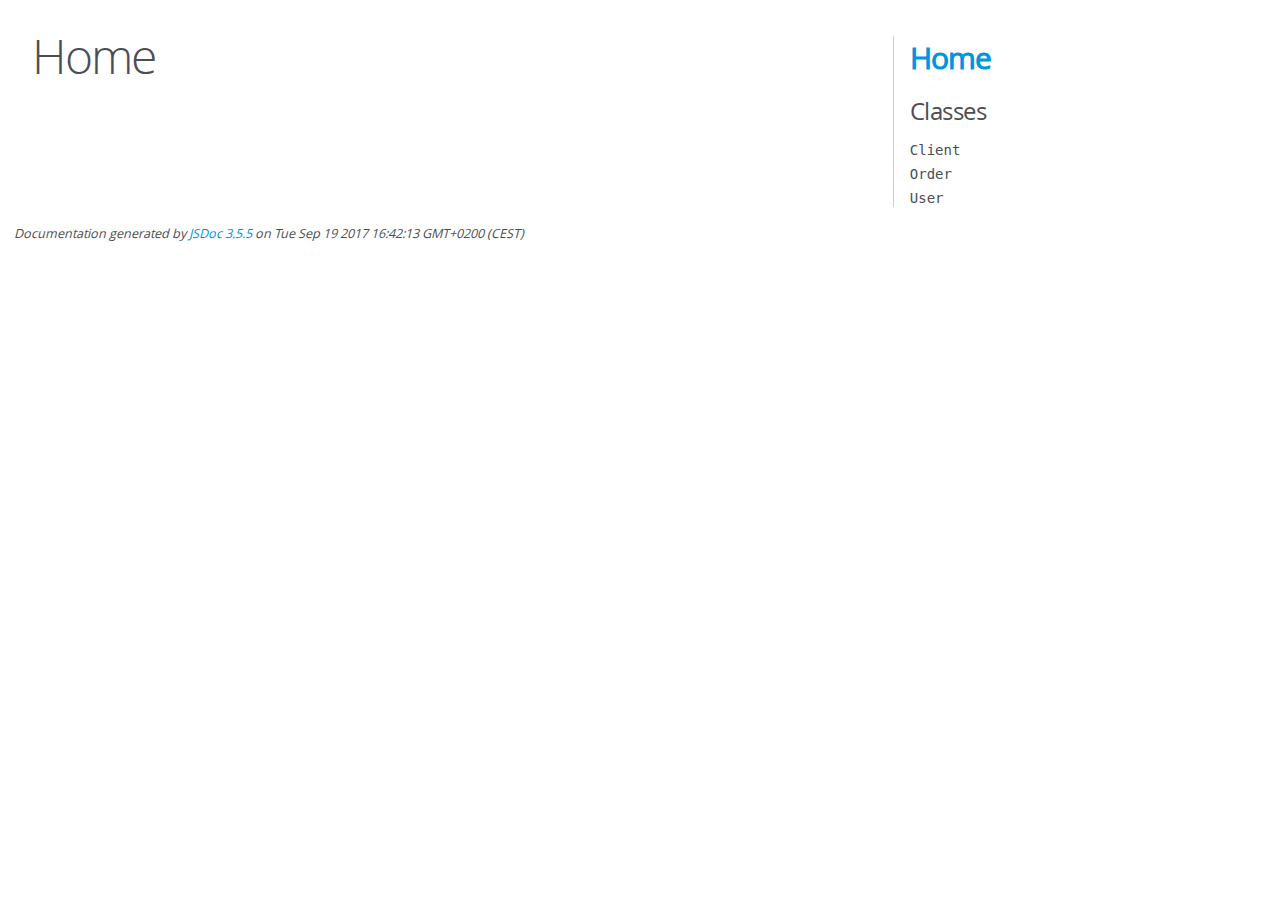
<file: supplier-chainment-oil/js/out/index.html>
<!DOCTYPE html>
<html lang="en">
<head>
    <meta charset="utf-8">
    <title>JSDoc: Home</title>

    <script src="scripts/prettify/prettify.js"> </script>
    <script src="scripts/prettify/lang-css.js"> </script>
    <!--[if lt IE 9]>
      <script src="//html5shiv.googlecode.com/svn/trunk/html5.js"></script>
    <![endif]-->
    <link type="text/css" rel="stylesheet" href="styles/prettify-tomorrow.css">
    <link type="text/css" rel="stylesheet" href="styles/jsdoc-default.css">
</head>

<body>

<div id="main">

    <h1 class="page-title">Home</h1>

    



    


    <h3> </h3>










    









</div>

<nav>
    <h2><a href="index.html">Home</a></h2><h3>Classes</h3><ul><li><a href="Client.html">Client</a></li><li><a href="Order.html">Order</a></li><li><a href="User.html">User</a></li></ul>
</nav>

<br class="clear">

<footer>
    Documentation generated by <a href="https://github.com/jsdoc3/jsdoc">JSDoc 3.5.5</a> on Tue Sep 19 2017 16:42:13 GMT+0200 (CEST)
</footer>

<script> prettyPrint(); </script>
<script src="scripts/linenumber.js"> </script>
</body>
</html>
</file>
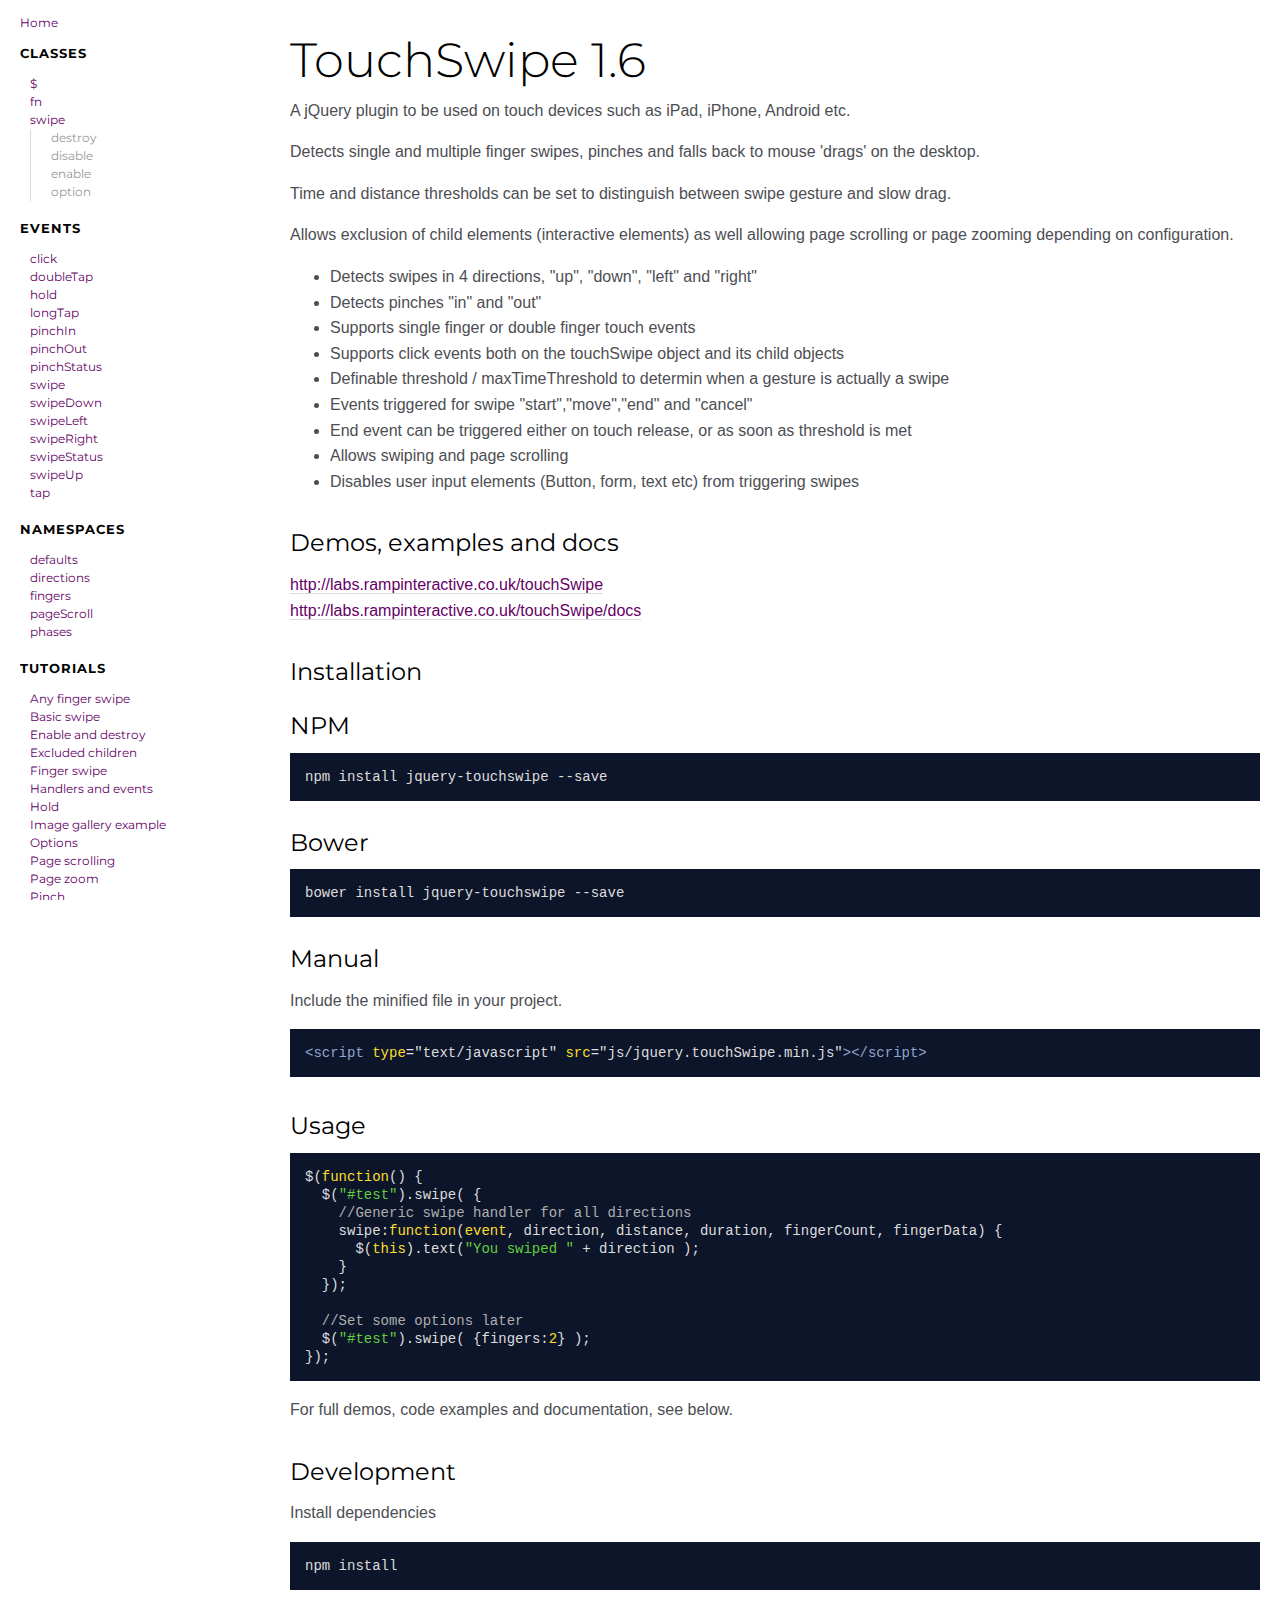
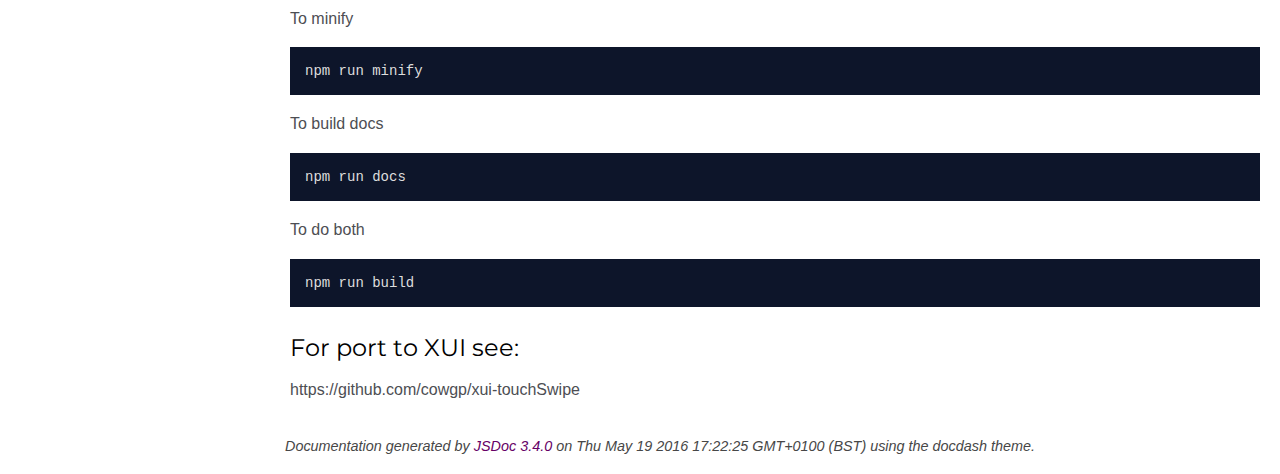
<file: supplier-chainment-oil/jquery/TouchSwipe-Jquery-Plugin-master/docs/index.html>
<!DOCTYPE html>
<html lang="en">
<head>
    <meta charset="utf-8">
    <title>Home - Documentation</title>

    <script src="scripts/prettify/prettify.js"></script>
    <script src="scripts/prettify/lang-css.js"></script>
    <!--[if lt IE 9]>
      <script src="//html5shiv.googlecode.com/svn/trunk/html5.js"></script>
    <![endif]-->
    <link type="text/css" rel="stylesheet" href="https://code.ionicframework.com/ionicons/2.0.1/css/ionicons.min.css">
    <link type="text/css" rel="stylesheet" href="styles/prettify.css">
    <link type="text/css" rel="stylesheet" href="styles/jsdoc.css">
</head>
<body>

<input type="checkbox" id="nav-trigger" class="nav-trigger" />
<label for="nav-trigger" class="navicon-button x">
  <div class="navicon"></div>
</label>

<label for="nav-trigger" class="overlay"></label>

<nav>
    <h2><a href="index.html">Home</a></h2><h3>Classes</h3><ul><li><a href="$.html">$</a></li><li><a href="$.fn.html">fn</a></li><li><a href="$.fn.swipe.html">swipe</a><ul class='methods'><li data-type='method'><a href="$.fn.swipe.html#destroy">destroy</a></li><li data-type='method'><a href="$.fn.swipe.html#disable">disable</a></li><li data-type='method'><a href="$.fn.swipe.html#enable">enable</a></li><li data-type='method'><a href="$.fn.swipe.html#option">option</a></li></ul></li></ul><h3>Events</h3><ul><li><a href="$.fn.swipe.html#event:click">click</a></li><li><a href="$.fn.swipe.html#event:doubleTap">doubleTap</a></li><li><a href="$.fn.swipe.html#event:hold">hold</a></li><li><a href="$.fn.swipe.html#event:longTap">longTap</a></li><li><a href="$.fn.swipe.html#event:pinchIn">pinchIn</a></li><li><a href="$.fn.swipe.html#event:pinchOut">pinchOut</a></li><li><a href="$.fn.swipe.html#event:pinchStatus">pinchStatus</a></li><li><a href="$.fn.swipe.html#event:swipe">swipe</a></li><li><a href="$.fn.swipe.html#event:swipeDown">swipeDown</a></li><li><a href="$.fn.swipe.html#event:swipeLeft">swipeLeft</a></li><li><a href="$.fn.swipe.html#event:swipeRight">swipeRight</a></li><li><a href="$.fn.swipe.html#event:swipeStatus">swipeStatus</a></li><li><a href="$.fn.swipe.html#event:swipeUp">swipeUp</a></li><li><a href="$.fn.swipe.html#event:tap">tap</a></li></ul><h3>Namespaces</h3><ul><li><a href="$.fn.swipe.defaults.html">defaults</a></li><li><a href="$.fn.swipe.directions.html">directions</a></li><li><a href="$.fn.swipe.fingers.html">fingers</a></li><li><a href="$.fn.swipe.pageScroll.html">pageScroll</a></li><li><a href="$.fn.swipe.phases.html">phases</a></li></ul><h3>Tutorials</h3><ul><li><a href="tutorial-Any_finger_swipe.html">Any finger swipe</a></li><li><a href="tutorial-Basic_swipe.html">Basic swipe</a></li><li><a href="tutorial-Enable_and_destroy.html">Enable and destroy</a></li><li><a href="tutorial-Excluded_children.html">Excluded children</a></li><li><a href="tutorial-Finger_swipe.html">Finger swipe</a></li><li><a href="tutorial-Handlers_and_events.html">Handlers and events</a></li><li><a href="tutorial-Hold.html">Hold</a></li><li><a href="tutorial-Image_gallery_example.html">Image gallery example</a></li><li><a href="tutorial-Options.html">Options</a></li><li><a href="tutorial-Page_scrolling.html">Page scrolling</a></li><li><a href="tutorial-Page_zoom.html">Page zoom</a></li><li><a href="tutorial-Pinch.html">Pinch</a></li><li><a href="tutorial-Pinch_and_Swipe.html">Pinch and Swipe</a></li><li><a href="tutorial-Pinch_status.html">Pinch status</a></li><li><a href="tutorial-Single_swipe.html">Single swipe</a></li><li><a href="tutorial-Stop_propegation.html">Stop propegation</a></li><li><a href="tutorial-Swipe_status.html">Swipe status</a></li><li><a href="tutorial-Tap_vs_swipe.html">Tap vs swipe</a></li><li><a href="tutorial-Thresholds.html">Thresholds</a></li><li><a href="tutorial-Trigger_handlers.html">Trigger handlers</a></li><li><a href="tutorial-index_.html">index</a></li></ul>
</nav>

<div id="main">
    

    



    









    


    <section class="readme">
        <article><h1>TouchSwipe 1.6</h1><p>A jQuery plugin to be used on touch devices such as iPad, iPhone, Android etc.</p>
<p>Detects single and multiple finger swipes, pinches and falls back to mouse 'drags' on the desktop.</p>
<p>Time and distance thresholds can be set to distinguish between swipe gesture and slow drag.</p>
<p>Allows exclusion of child elements (interactive elements) as well allowing page scrolling or page zooming depending on configuration.</p>
<ul>
<li>Detects swipes in 4 directions, &quot;up&quot;, &quot;down&quot;, &quot;left&quot; and &quot;right&quot;</li>
<li>Detects pinches &quot;in&quot; and &quot;out&quot;</li>
<li>Supports single finger or double finger touch events</li>
<li>Supports click events both on the touchSwipe object and its child objects</li>
<li>Definable threshold / maxTimeThreshold to determin when a gesture is actually a swipe</li>
<li>Events triggered for swipe &quot;start&quot;,&quot;move&quot;,&quot;end&quot; and &quot;cancel&quot;</li>
<li>End event can be triggered either on touch release, or as soon as threshold is met</li>
<li>Allows swiping and page scrolling</li>
<li>Disables user input elements (Button, form, text etc) from triggering swipes</li>
</ul>
<h2>Demos, examples and docs</h2><p><a href="http://labs.rampinteractive.co.uk/touchSwipe">http://labs.rampinteractive.co.uk/touchSwipe</a><br><a href="http://labs.rampinteractive.co.uk/touchSwipe/docs">http://labs.rampinteractive.co.uk/touchSwipe/docs</a></p>
<h2>Installation</h2><h3>NPM</h3><pre class="prettyprint source lang-bash"><code>npm install jquery-touchswipe --save</code></pre><h3>Bower</h3><pre class="prettyprint source lang-bash"><code>bower install jquery-touchswipe --save</code></pre><h3>Manual</h3><p>Include the minified file in your project.</p>
<pre class="prettyprint source lang-html"><code>&lt;script type=&quot;text/javascript&quot; src=&quot;js/jquery.touchSwipe.min.js&quot;>&lt;/script></code></pre><h2>Usage</h2><pre class="prettyprint source lang-javascript"><code>$(function() {
  $(&quot;#test&quot;).swipe( {
    //Generic swipe handler for all directions
    swipe:function(event, direction, distance, duration, fingerCount, fingerData) {
      $(this).text(&quot;You swiped &quot; + direction );  
    }
  });

  //Set some options later
  $(&quot;#test&quot;).swipe( {fingers:2} );
});</code></pre><p>For full demos, code examples and documentation, see below.</p>
<h2>Development</h2><p>Install dependencies</p>
<pre class="prettyprint source lang-bash"><code>npm install</code></pre><p>To minify</p>
<pre class="prettyprint source lang-bash"><code>npm run minify</code></pre><p>To build docs</p>
<pre class="prettyprint source lang-bash"><code>npm run docs</code></pre><p>To do both</p>
<pre class="prettyprint source lang-bash"><code>npm run build</code></pre><h3>For port to XUI see:</h3><p>https://github.com/cowgp/xui-touchSwipe</p></article>
    </section>






</div>

<br class="clear">

<footer>
    Documentation generated by <a href="https://github.com/jsdoc3/jsdoc">JSDoc 3.4.0</a> on Thu May 19 2016 17:22:25 GMT+0100 (BST) using the docdash theme.
</footer>

<script>prettyPrint();</script>
<script src="scripts/linenumber.js"></script>
</body>
</html>
</file>
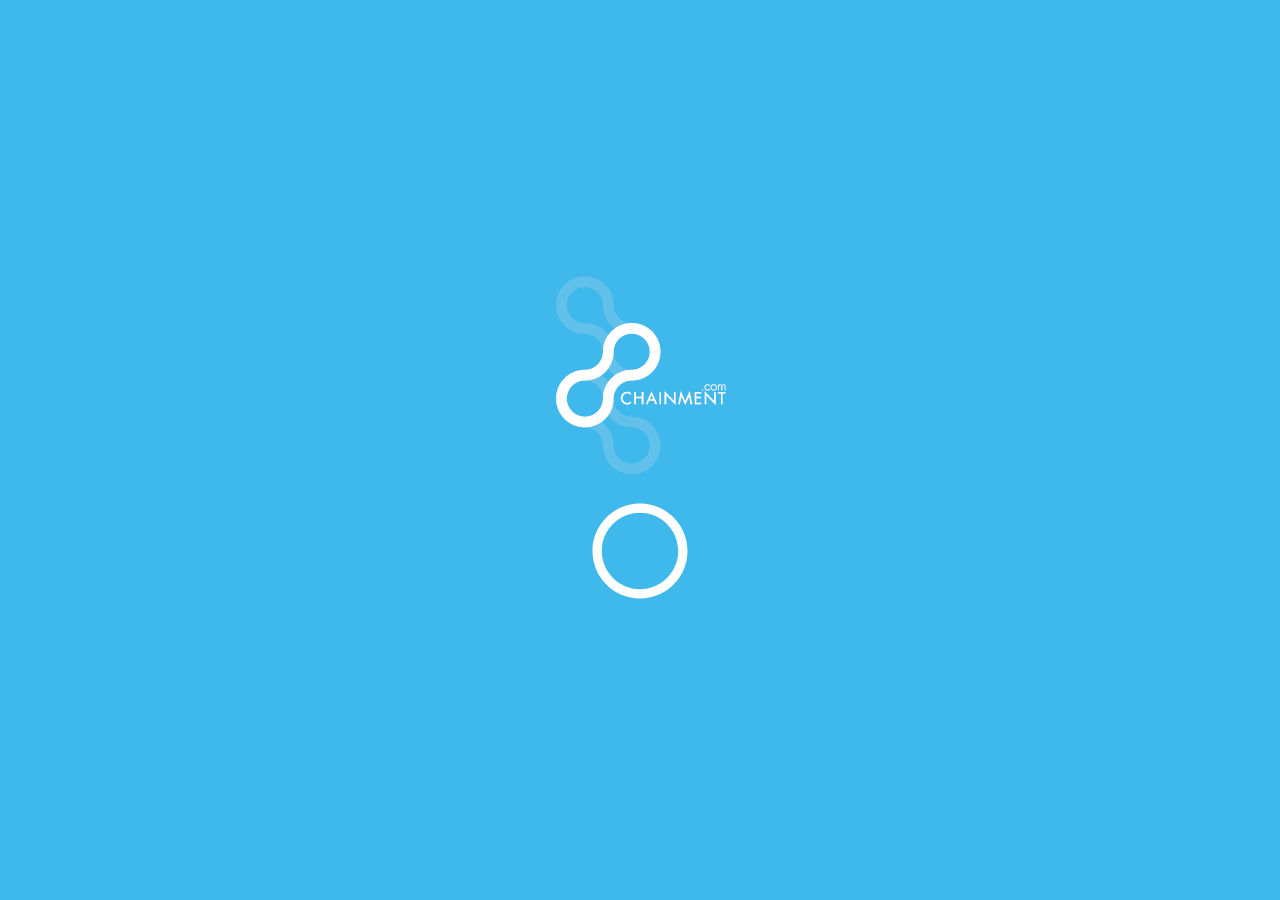
<file: client-chainment-oil/client.html>
<!DOCTYPE html>
<html>
<head>
    <!-- Include meta tag to ensure proper rendering and touch zooming -->
    <meta name="viewport" content="width=device-width, initial-scale=1">

    <!-- Include jQuery Mobile stylesheets -->
    <link rel="stylesheet" href="jquery/jquery.mobile-1.4.5.css">
    <link rel="stylesheet" type="text/css"  href="css/style.css">
    <title>FUEL APP</title>
    <!-- long tap on supplier -->
    <!-- button highligthing fix -->
    

</head>
<body>
<div id="cover">
    <img src="src/img/chainment.png">
    <svg id="loader" xmlns="http://www.w3.org/2000/svg" viewBox="-118 404 150 150" height="150" width="150"><style>.st0, .st1 { fill:#ffffff; -webkit-animation-name: pulse; -webkit-animation-duration: 2s; -webkit-animation-iteration-count: infinite; -webkit-animation-direction: alternate; -webkit-animation-timing-function: ease-out; animation-name: pulse; animation-duration: 2s; animation-iteration-count: infinite; animation-direction: normal; animation-timing-function: ease-out; transform-origin: center; } .st1 { opacity:0; -webkit-animation-delay: 1s; animation-delay: 1s; } @-webkit-keyframes pulse { 0% {opacity:1; transform: scale(0);} 100% {opacity:0; transform: scale(1);} } @keyframes pulse { 0% {opacity:1; transform: scale(0);} 100% {opacity:0; transform: scale(1);} }</style><path class="st0" d="M-43 431.5c-26.2 0-47.5 21.3-47.5 47.5s21.3 47.5 47.5 47.5S4.5 505.2 4.5 479s-21.3-47.5-47.5-47.5zm0 85.7c-21.1 0-38.2-17.1-38.2-38.2s17.1-38.2 38.2-38.2S-4.8 457.9-4.8 479s-17.1 38.2-38.2 38.2z"/><path class="st1" d="M-43 431.5c-26.2 0-47.5 21.3-47.5 47.5s21.3 47.5 47.5 47.5S4.5 505.2 4.5 479s-21.3-47.5-47.5-47.5zm0 85.7c-21.1 0-38.2-17.1-38.2-38.2s17.1-38.2 38.2-38.2S-4.8 457.9-4.8 479s-17.1 38.2-38.2 38.2z"/></svg>
</div>

<div class="hide"> <!-- HIDE -->

<!-- GLOBAL PAGE -->
<div data-role="page" id="global" data-scroll="true">
    <!-- GLOBAL HEADER -->
    <div data-role="header" data-position="fixed" class="main_header" data-tap-toggle="false">
        <div class="header_bar">
            <img src="src/img/chainment.png" class="app_title">
        </div>
        <!-- GLOBAL NAVIGATION -->
        <div data-role="navbar" class="navigation_menu">
            <ul>
                <li>
                    <a href="#" data-icon="home" data-transition="none" class="ui-btn-active ui-state-persist">Global</a>
                </li>
                <li>
                    <a href="#my_fuel" data-icon="grid" data-transition="none">MyFuel</a>
                </li>
                <li>
                    <a href="#history" data-icon="search" data-transition="none">History</a>
                </li>
            </ul>
        </div>
        <!-- TOP GLOBAL MENU -->
        <div class="ui-grid-b">
            <div class="ui-block-a global_top_title">
                <h5>Supplier</h5>
            </div>
            <div class="ui-block-b global_top_title">
                <h5>Price/Trend</h5>
            </div>
            <div class="ui-block-c global_top_title">
                <h5>Orders</h5>
            </div>
        </div>

    </div>
    <!-- GLOBAL MAIN CONTENT -->
    <div data-role="main" class="ui-content" id="main_page">
        <!-- COLLAPSIBLE CONTAINERS GOES HERE -->
    </div>
    <!-- GLOBAL FOOTER -->
    <div data-role="footer" id="bid_button_container" data-position="fixed">
        <!-- START BID BUTTON -->
        <a href="#liters_popup" data-rel="popup" class="ui-btn" id="bid_button" onclick="createLiterPopUp()">Start bid</a>
        <!-- LITERS POPUP -->
        <div data-role="popup" id="liters_popup" class="ui-content">
        </div>
    </div>
    
	
</div>
<!-- MY FUEL PAGE -->
<div data-role="page" id="my_fuel" data-scroll="true" class="hide">
    <!-- MY FUEL HEADER -->
    <div data-role="header" data-position="fixed" class="main_header" data-tap-toggle="false">
        <div class="header_bar" data-tap-toggle="false">
            <img src="src/img/chainment.png" class="app_title">
        </div>
        <!-- MY FUEL NAVIGATION -->
        <div data-role="navbar" class="navigation_menu" >
            <ul>
                <li>
                    <a href="#global" data-icon="home" data-transition="none">Global</a>
                </li>
                <li>
                    <a href="#" data-icon="grid" data-transition="none" class="ui-btn-active ui-state-persist">MyFuel</a>
                </li>
                <li>
                    <a href="#history" data-icon="search" data-transition="none">History</a>
                </li>
            </ul>
        </div>
    </div>
    <!-- MY FUEL MAIN CONTENT -->
    <div data-role="main" class="ui-content">
        <!-- TOP TITLE BAR -->
        <div class="ui-grid-b middle_title_bar">
            <div class="ui-block-a">
                <h4>Stock</h4>
            </div>
        </div>
        <!-- STOCK PANELS -->
        <div class="ui-grid-b" id="stock_panel">
            <!-- REMAINING PANEL -->
            <div class="ui-block-a panel">
                <div class="ui-grid-b">
                    <div class="ui-block-a spec_title">
                        <h5>Remaining</h5>
                    </div>
                </div>
                <p class="quantity">2.000 lit. </p>
            </div>
            <!-- CAPACITY PANEL -->
            <div class="ui-block-a panel">
                <div class="ui-grid-b">
                    <div class="ui-block-a spec_title">
                        <h5>Capacity</h5>
                    </div>
                </div>
                <p class="quantity">4.500 lit. </p>
            </div>
            <!-- USAGE PANEL -->
            <div class="ui-block-a panel">
                <div class="ui-grid-b">
                    <div class="ui-block-a spec_title">
                        <h5>Daily usage</h5>
                    </div>
                </div>
                <p class="quantity">900 lit.</p>
            </div>
            <div class="ui-grid-b">
                <div id="stock_visualizer">
                    <canvas id="stock-chart" width="100%" height="80%"></canvas>
                </div>
            </div>
        </div>

        <!-- WEEK COLLAPSIBLE STAT-->
        <div data-role="collapsible" class="collapsible-stat">
            <h4>Week Statistics</h4>
                <div class="ui-grid-b">
                    <div class="ui-block-a panel">
                        <div class="ui-grid-b">
                            <div class="ui-block-a spec_title">
                                <h5>Av. cost</h5>
                            </div>
                        </div>
                        <p class="quantity">2.500€</p>
                    </div>
                    <div class="ui-block-b panel">
                        <div class="ui-grid-b">
                            <div class="ui-block-a spec_title">
                                <h5>Av. liters</h5>
                            </div>
                        </div>
                        <p class="quantity">2.400</p>
                    </div>

                    <div class="ui-block-b">
                        <div class="ui-grid-b">
                            <div class="ui-block-a spec_title-right">
                                <h5>Av. usage</h5>
                            </div>
                        </div>
                        <p class="quantity">876 lit.</p>
                    </div>

                </div>


                <div id="week-visualizer">
                    <canvas id="week-chart" width="100%" height="50%"></canvas>
                </div>
        </div>
        <!-- MONTH COLLAPSIBLE STAT-->
        <div data-role="collapsible" class="collapsible-stat">
            <h4>Month Statistics</h4>
                <div class="ui-grid-b">
                    
                    <!-- MONTH STAT-->
                    <div class="ui-block-a panel">
                        <div class="ui-grid-b">
                            <div class="ui-block-a spec_title">
                                <h5>Av. cost</h5>
                            </div>
                        </div>
                        <p class="quantity">11.000€</p>
                    </div>

                    <div class="ui-block-b panel">
                        <div class="ui-grid-b">
                            <div class="ui-block-a spec_title">
                                <h5>Av. liters</h5>
                            </div>
                        </div>
                        <p class="quantity">10.000</p>
                    </div>

                    <div class="ui-block-b">
                        <div class="ui-grid-b">
                            <div class="ui-block-a spec_title">
                                <h5>Av. usage</h5>
                            </div>
                        </div>
                        <p class="quantity">811 lit.</p>
                    </div>

                </div>
                <div id="month-visualizer">
                    <canvas id="month-chart" width="100%" height="50%"></canvas>
                </div>
        </div>

    </div>
    <!-- MY FUEL FOOTER -->
    <div data-role="footer" class="footer_container" data-position="fixed">
    </div>
</div>
<!-- HISTORY PAGE -->
<div data-role="page" id="history" class="hide">
    <!-- HISTORY HEADER -->
    <div data-role="header" data-position="fixed" class="main_header">
        <div class="header_bar">
            <img src="src/img/chainment.png" class="app_title">
        </div>
        <!-- HISTORY NAVIGATION -->
        <div data-role="navbar" class="navigation_menu" >
            <ul>
                <li>
                    <a href="#global" data-icon="home" data-transition="none">Global</a>
                </li>
                <li>
                    <a href="#my_fuel" data-icon="grid" data-transition="none">MyFuel</a>
                </li>
                <li>
                    <a href="#" data-icon="search" data-transition="none" class="ui-btn-active ui-state-persist">History</a>
                </li>
            </ul>
        </div>
        <!-- HISTORY TOP TITLE -->
        <div class="ui-grid-b middle_title_bar">
            <div class="ui-block-a">
                <h4>Total history</h4>
            </div>
        </div>
    </div>
    <!-- HISTORY MAIN CONTENT -->
    <div data-role="main" id="main_page_history" class="ui-content">
        <!-- ORDERS HISTORY -->
        <table data-role="table" data-mode="columntoggle" class="ui-responsive" id="orders_history">

        </table>
    </div>
    <!-- HISTORY FOOTER -->
    <div data-role="footer" class="footer_container" data-position="fixed">
    </div>
</div>

</div> <!-- HIDE-->
    <script src="charts/Chart.bundle.min.js" language="JavaScript"></script>

    <!-- Include jQuery library -->  
    <script src="jquery/jquery.min.js"></script>
    <link href="https://maxcdn.bootstrapcdn.com/bootstrap/3.3.6/css/bootstrap.min.css" rel="stylesheet" />
    <script src="https://maxcdn.bootstrapcdn.com/bootstrap/3.3.6/js/bootstrap.min.js"></script>
    <!-- Include jQuery touchSwipe -->  
    <script src="jquery/jquery.touchSwipe.min.js"></script>
    <!-- include pusher library -->
    <script src="https://js.pusher.com/4.1/pusher.min.js"></script>
    <script src="js/script.js"></script>
</body>
</html>
</file>
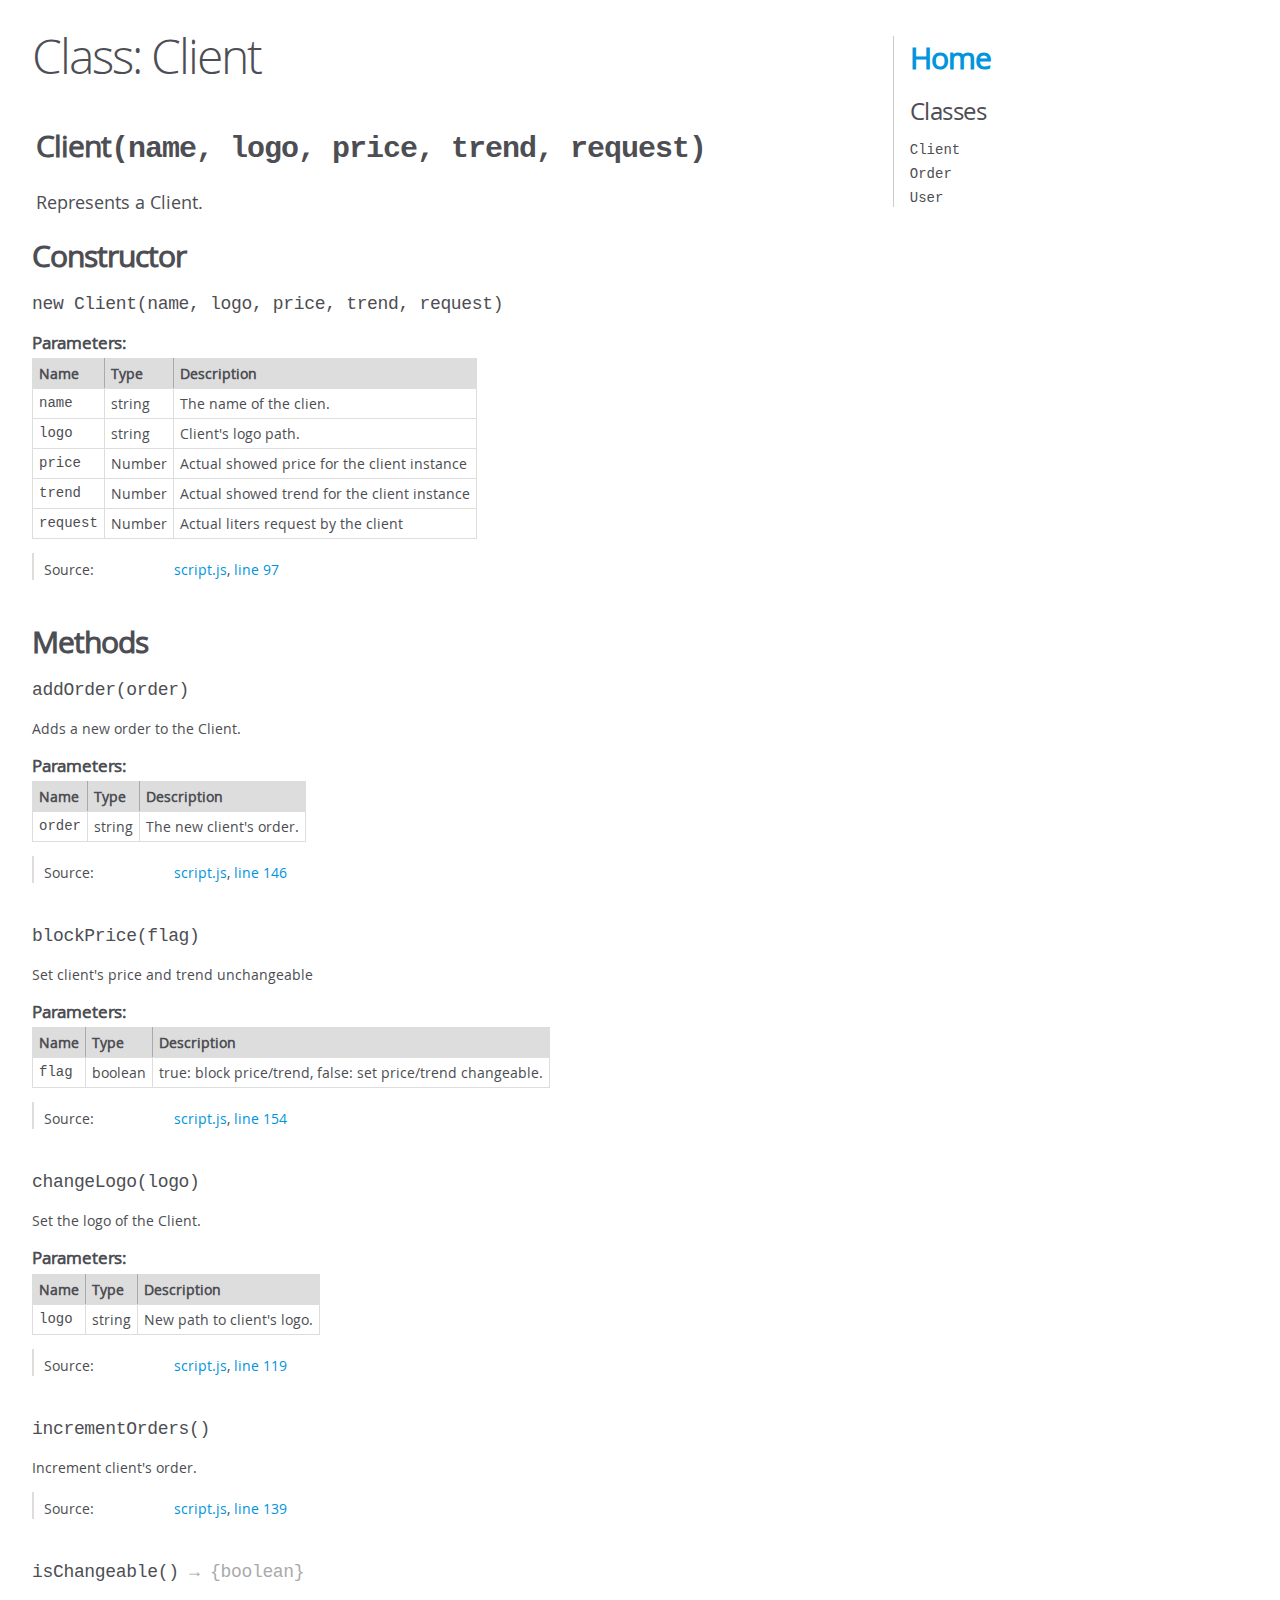
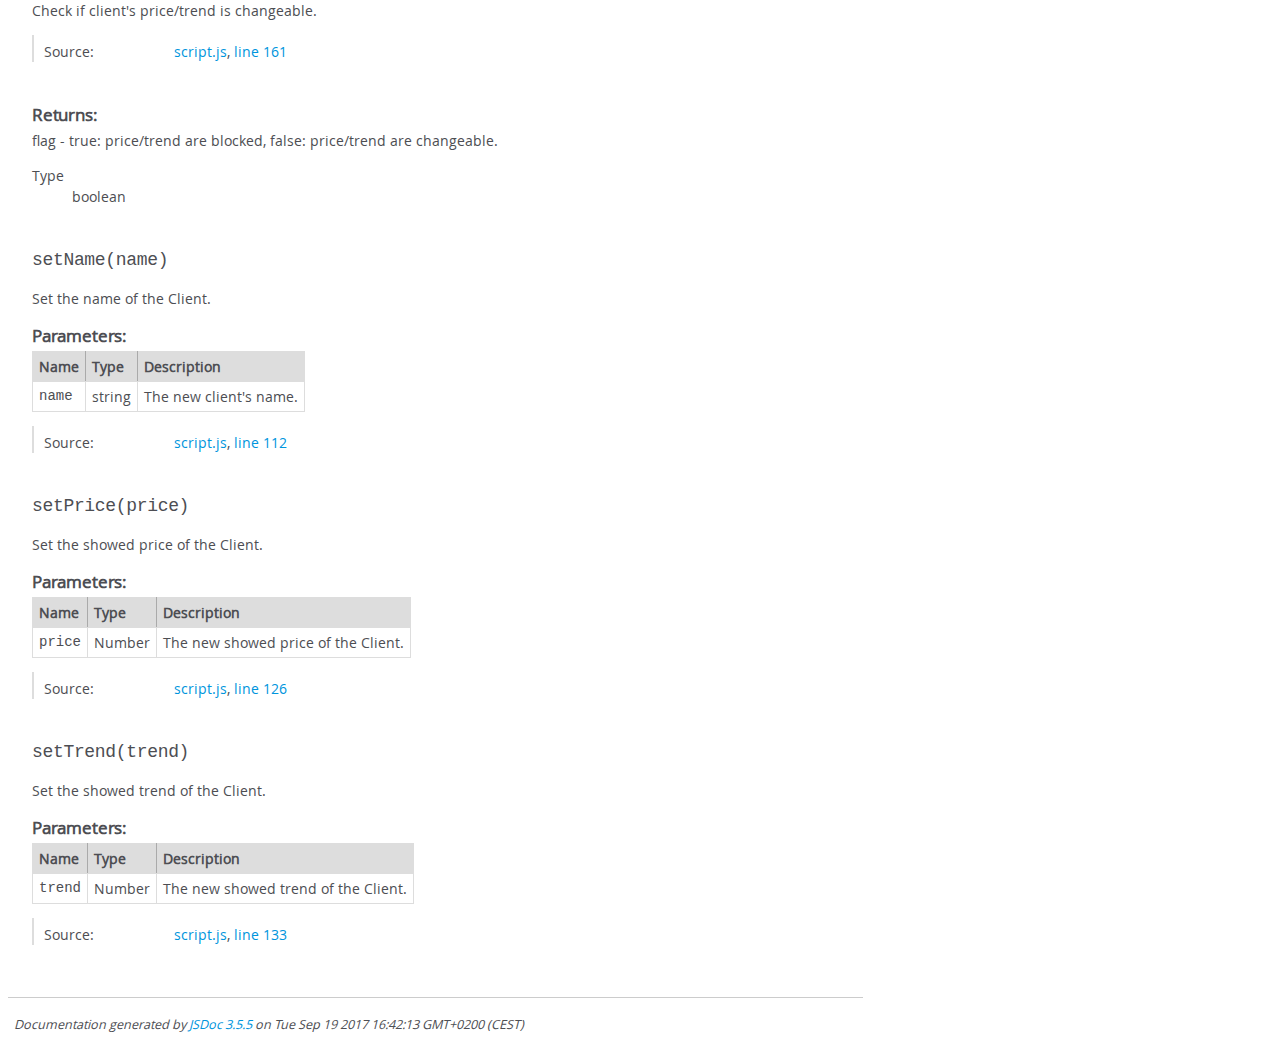
<file: supplier-chainment-oil/js/out/Client.html>
<!DOCTYPE html>
<html lang="en">
<head>
    <meta charset="utf-8">
    <title>JSDoc: Class: Client</title>

    <script src="scripts/prettify/prettify.js"> </script>
    <script src="scripts/prettify/lang-css.js"> </script>
    <!--[if lt IE 9]>
      <script src="//html5shiv.googlecode.com/svn/trunk/html5.js"></script>
    <![endif]-->
    <link type="text/css" rel="stylesheet" href="styles/prettify-tomorrow.css">
    <link type="text/css" rel="stylesheet" href="styles/jsdoc-default.css">
</head>

<body>

<div id="main">

    <h1 class="page-title">Class: Client</h1>

    




<section>

<header>
    
        <h2><span class="attribs"><span class="type-signature"></span></span>Client<span class="signature">(name, logo, price, trend, request)</span><span class="type-signature"></span></h2>
        
            <div class="class-description">Represents a Client.</div>
        
    
</header>

<article>
    <div class="container-overview">
    
        

    
    <h2>Constructor</h2>
    

    
    <h4 class="name" id="Client"><span class="type-signature"></span>new Client<span class="signature">(name, logo, price, trend, request)</span><span class="type-signature"></span></h4>
    

    











    <h5>Parameters:</h5>
    

<table class="params">
    <thead>
    <tr>
        
        <th>Name</th>
        

        <th>Type</th>

        

        

        <th class="last">Description</th>
    </tr>
    </thead>

    <tbody>
    

        <tr>
            
                <td class="name"><code>name</code></td>
            

            <td class="type">
            
                
<span class="param-type">string</span>


            
            </td>

            

            

            <td class="description last">The name of the clien.</td>
        </tr>

    

        <tr>
            
                <td class="name"><code>logo</code></td>
            

            <td class="type">
            
                
<span class="param-type">string</span>


            
            </td>

            

            

            <td class="description last">Client's logo path.</td>
        </tr>

    

        <tr>
            
                <td class="name"><code>price</code></td>
            

            <td class="type">
            
                
<span class="param-type">Number</span>


            
            </td>

            

            

            <td class="description last">Actual showed price for the client instance</td>
        </tr>

    

        <tr>
            
                <td class="name"><code>trend</code></td>
            

            <td class="type">
            
                
<span class="param-type">Number</span>


            
            </td>

            

            

            <td class="description last">Actual showed trend for the client instance</td>
        </tr>

    

        <tr>
            
                <td class="name"><code>request</code></td>
            

            <td class="type">
            
                
<span class="param-type">Number</span>


            
            </td>

            

            

            <td class="description last">Actual liters request by the client</td>
        </tr>

    
    </tbody>
</table>






<dl class="details">

    

    

    

    

    

    

    

    

    

    

    

    

    
    <dt class="tag-source">Source:</dt>
    <dd class="tag-source"><ul class="dummy"><li>
        <a href="script.js.html">script.js</a>, <a href="script.js.html#line97">line 97</a>
    </li></ul></dd>
    

    

    

    
</dl>


















    
    </div>

    

    

    

    

    

    

    

    
        <h3 class="subsection-title">Methods</h3>

        
            

    

    
    <h4 class="name" id="addOrder"><span class="type-signature"></span>addOrder<span class="signature">(order)</span><span class="type-signature"></span></h4>
    

    



<div class="description">
    Adds a new order to the Client.
</div>









    <h5>Parameters:</h5>
    

<table class="params">
    <thead>
    <tr>
        
        <th>Name</th>
        

        <th>Type</th>

        

        

        <th class="last">Description</th>
    </tr>
    </thead>

    <tbody>
    

        <tr>
            
                <td class="name"><code>order</code></td>
            

            <td class="type">
            
                
<span class="param-type">string</span>


            
            </td>

            

            

            <td class="description last">The new client's order.</td>
        </tr>

    
    </tbody>
</table>






<dl class="details">

    

    

    

    

    

    

    

    

    

    

    

    

    
    <dt class="tag-source">Source:</dt>
    <dd class="tag-source"><ul class="dummy"><li>
        <a href="script.js.html">script.js</a>, <a href="script.js.html#line146">line 146</a>
    </li></ul></dd>
    

    

    

    
</dl>


















        
            

    

    
    <h4 class="name" id="blockPrice"><span class="type-signature"></span>blockPrice<span class="signature">(flag)</span><span class="type-signature"></span></h4>
    

    



<div class="description">
    Set client's price and trend unchangeable
</div>









    <h5>Parameters:</h5>
    

<table class="params">
    <thead>
    <tr>
        
        <th>Name</th>
        

        <th>Type</th>

        

        

        <th class="last">Description</th>
    </tr>
    </thead>

    <tbody>
    

        <tr>
            
                <td class="name"><code>flag</code></td>
            

            <td class="type">
            
                
<span class="param-type">boolean</span>


            
            </td>

            

            

            <td class="description last">true: block price/trend, false: set price/trend changeable.</td>
        </tr>

    
    </tbody>
</table>






<dl class="details">

    

    

    

    

    

    

    

    

    

    

    

    

    
    <dt class="tag-source">Source:</dt>
    <dd class="tag-source"><ul class="dummy"><li>
        <a href="script.js.html">script.js</a>, <a href="script.js.html#line154">line 154</a>
    </li></ul></dd>
    

    

    

    
</dl>


















        
            

    

    
    <h4 class="name" id="changeLogo"><span class="type-signature"></span>changeLogo<span class="signature">(logo)</span><span class="type-signature"></span></h4>
    

    



<div class="description">
    Set the logo of the Client.
</div>









    <h5>Parameters:</h5>
    

<table class="params">
    <thead>
    <tr>
        
        <th>Name</th>
        

        <th>Type</th>

        

        

        <th class="last">Description</th>
    </tr>
    </thead>

    <tbody>
    

        <tr>
            
                <td class="name"><code>logo</code></td>
            

            <td class="type">
            
                
<span class="param-type">string</span>


            
            </td>

            

            

            <td class="description last">New path to client's logo.</td>
        </tr>

    
    </tbody>
</table>






<dl class="details">

    

    

    

    

    

    

    

    

    

    

    

    

    
    <dt class="tag-source">Source:</dt>
    <dd class="tag-source"><ul class="dummy"><li>
        <a href="script.js.html">script.js</a>, <a href="script.js.html#line119">line 119</a>
    </li></ul></dd>
    

    

    

    
</dl>


















        
            

    

    
    <h4 class="name" id="incrementOrders"><span class="type-signature"></span>incrementOrders<span class="signature">()</span><span class="type-signature"></span></h4>
    

    



<div class="description">
    Increment client's order.
</div>













<dl class="details">

    

    

    

    

    

    

    

    

    

    

    

    

    
    <dt class="tag-source">Source:</dt>
    <dd class="tag-source"><ul class="dummy"><li>
        <a href="script.js.html">script.js</a>, <a href="script.js.html#line139">line 139</a>
    </li></ul></dd>
    

    

    

    
</dl>


















        
            

    

    
    <h4 class="name" id="isChangeable"><span class="type-signature"></span>isChangeable<span class="signature">()</span><span class="type-signature"> &rarr; {boolean}</span></h4>
    

    



<div class="description">
    Check if client's price/trend is changeable.
</div>













<dl class="details">

    

    

    

    

    

    

    

    

    

    

    

    

    
    <dt class="tag-source">Source:</dt>
    <dd class="tag-source"><ul class="dummy"><li>
        <a href="script.js.html">script.js</a>, <a href="script.js.html#line161">line 161</a>
    </li></ul></dd>
    

    

    

    
</dl>













<h5>Returns:</h5>

        
<div class="param-desc">
    flag - true: price/trend are blocked, false: price/trend are changeable.
</div>



<dl>
    <dt>
        Type
    </dt>
    <dd>
        
<span class="param-type">boolean</span>


    </dd>
</dl>

    





        
            

    

    
    <h4 class="name" id="setName"><span class="type-signature"></span>setName<span class="signature">(name)</span><span class="type-signature"></span></h4>
    

    



<div class="description">
    Set the name of the Client.
</div>









    <h5>Parameters:</h5>
    

<table class="params">
    <thead>
    <tr>
        
        <th>Name</th>
        

        <th>Type</th>

        

        

        <th class="last">Description</th>
    </tr>
    </thead>

    <tbody>
    

        <tr>
            
                <td class="name"><code>name</code></td>
            

            <td class="type">
            
                
<span class="param-type">string</span>


            
            </td>

            

            

            <td class="description last">The new client's name.</td>
        </tr>

    
    </tbody>
</table>






<dl class="details">

    

    

    

    

    

    

    

    

    

    

    

    

    
    <dt class="tag-source">Source:</dt>
    <dd class="tag-source"><ul class="dummy"><li>
        <a href="script.js.html">script.js</a>, <a href="script.js.html#line112">line 112</a>
    </li></ul></dd>
    

    

    

    
</dl>


















        
            

    

    
    <h4 class="name" id="setPrice"><span class="type-signature"></span>setPrice<span class="signature">(price)</span><span class="type-signature"></span></h4>
    

    



<div class="description">
    Set the showed price of the Client.
</div>









    <h5>Parameters:</h5>
    

<table class="params">
    <thead>
    <tr>
        
        <th>Name</th>
        

        <th>Type</th>

        

        

        <th class="last">Description</th>
    </tr>
    </thead>

    <tbody>
    

        <tr>
            
                <td class="name"><code>price</code></td>
            

            <td class="type">
            
                
<span class="param-type">Number</span>


            
            </td>

            

            

            <td class="description last">The new showed price of the Client.</td>
        </tr>

    
    </tbody>
</table>






<dl class="details">

    

    

    

    

    

    

    

    

    

    

    

    

    
    <dt class="tag-source">Source:</dt>
    <dd class="tag-source"><ul class="dummy"><li>
        <a href="script.js.html">script.js</a>, <a href="script.js.html#line126">line 126</a>
    </li></ul></dd>
    

    

    

    
</dl>


















        
            

    

    
    <h4 class="name" id="setTrend"><span class="type-signature"></span>setTrend<span class="signature">(trend)</span><span class="type-signature"></span></h4>
    

    



<div class="description">
    Set the showed trend of the Client.
</div>









    <h5>Parameters:</h5>
    

<table class="params">
    <thead>
    <tr>
        
        <th>Name</th>
        

        <th>Type</th>

        

        

        <th class="last">Description</th>
    </tr>
    </thead>

    <tbody>
    

        <tr>
            
                <td class="name"><code>trend</code></td>
            

            <td class="type">
            
                
<span class="param-type">Number</span>


            
            </td>

            

            

            <td class="description last">The new showed trend of the Client.</td>
        </tr>

    
    </tbody>
</table>






<dl class="details">

    

    

    

    

    

    

    

    

    

    

    

    

    
    <dt class="tag-source">Source:</dt>
    <dd class="tag-source"><ul class="dummy"><li>
        <a href="script.js.html">script.js</a>, <a href="script.js.html#line133">line 133</a>
    </li></ul></dd>
    

    

    

    
</dl>


















        
    

    

    
</article>

</section>




</div>

<nav>
    <h2><a href="index.html">Home</a></h2><h3>Classes</h3><ul><li><a href="Client.html">Client</a></li><li><a href="Order.html">Order</a></li><li><a href="User.html">User</a></li></ul>
</nav>

<br class="clear">

<footer>
    Documentation generated by <a href="https://github.com/jsdoc3/jsdoc">JSDoc 3.5.5</a> on Tue Sep 19 2017 16:42:13 GMT+0200 (CEST)
</footer>

<script> prettyPrint(); </script>
<script src="scripts/linenumber.js"> </script>
</body>
</html>
</file>
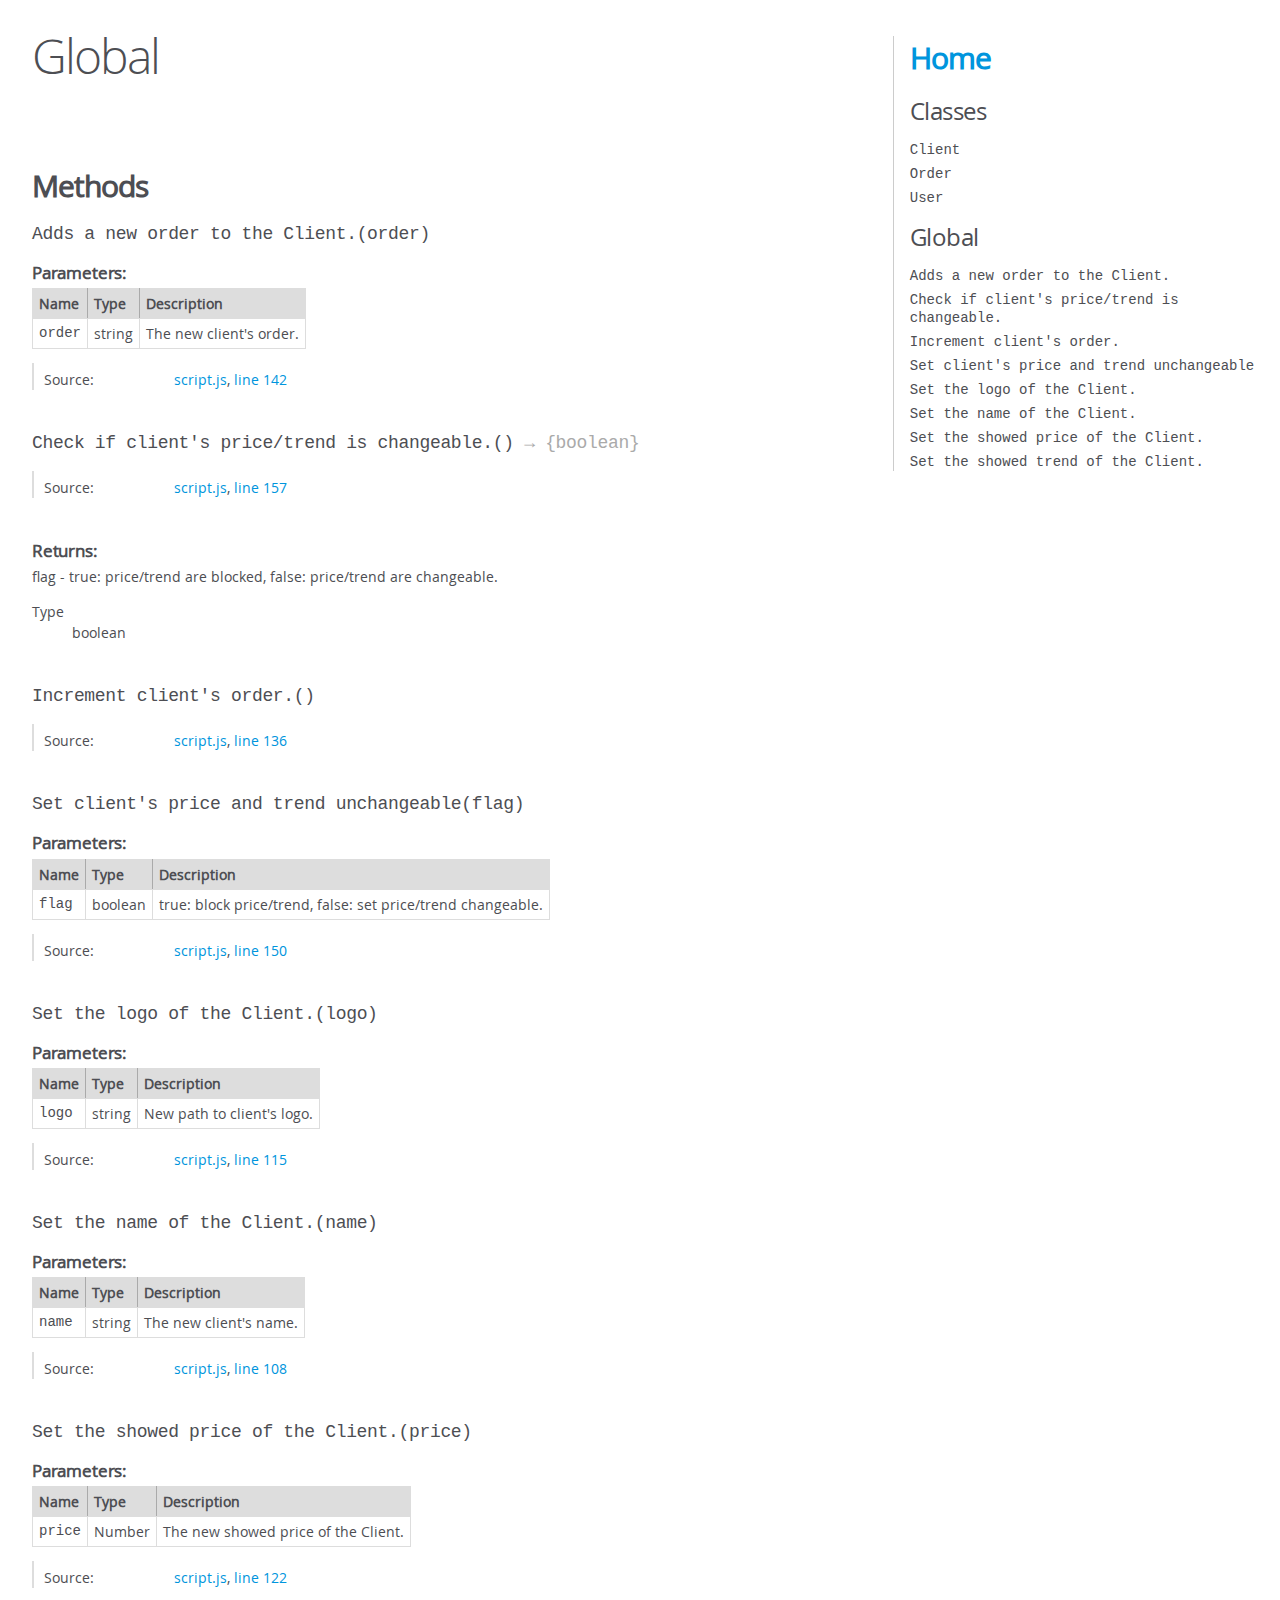
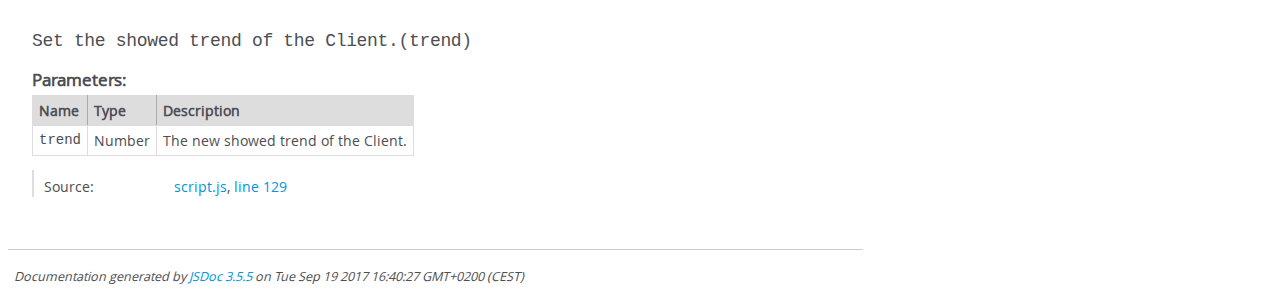
<file: supplier-chainment-oil/js/out/global.html>
<!DOCTYPE html>
<html lang="en">
<head>
    <meta charset="utf-8">
    <title>JSDoc: Global</title>

    <script src="scripts/prettify/prettify.js"> </script>
    <script src="scripts/prettify/lang-css.js"> </script>
    <!--[if lt IE 9]>
      <script src="//html5shiv.googlecode.com/svn/trunk/html5.js"></script>
    <![endif]-->
    <link type="text/css" rel="stylesheet" href="styles/prettify-tomorrow.css">
    <link type="text/css" rel="stylesheet" href="styles/jsdoc-default.css">
</head>

<body>

<div id="main">

    <h1 class="page-title">Global</h1>

    




<section>

<header>
    
        <h2></h2>
        
    
</header>

<article>
    <div class="container-overview">
    
        

        


<dl class="details">

    

    

    

    

    

    

    

    

    

    

    

    

    

    

    

    
</dl>


        
    
    </div>

    

    

    

    

    

    

    

    
        <h3 class="subsection-title">Methods</h3>

        
            

    

    
    <h4 class="name" id="AddsanewordertotheClient."><span class="type-signature"></span>Adds a new order to the Client.<span class="signature">(order)</span><span class="type-signature"></span></h4>
    

    











    <h5>Parameters:</h5>
    

<table class="params">
    <thead>
    <tr>
        
        <th>Name</th>
        

        <th>Type</th>

        

        

        <th class="last">Description</th>
    </tr>
    </thead>

    <tbody>
    

        <tr>
            
                <td class="name"><code>order</code></td>
            

            <td class="type">
            
                
<span class="param-type">string</span>


            
            </td>

            

            

            <td class="description last">The new client's order.</td>
        </tr>

    
    </tbody>
</table>






<dl class="details">

    

    

    

    

    

    

    

    

    

    

    

    

    
    <dt class="tag-source">Source:</dt>
    <dd class="tag-source"><ul class="dummy"><li>
        <a href="script.js.html">script.js</a>, <a href="script.js.html#line142">line 142</a>
    </li></ul></dd>
    

    

    

    
</dl>


















        
            

    

    
    <h4 class="name" id="Checkifclient'sprice/trendischangeable."><span class="type-signature"></span>Check if client's price/trend is changeable.<span class="signature">()</span><span class="type-signature"> &rarr; {boolean}</span></h4>
    

    















<dl class="details">

    

    

    

    

    

    

    

    

    

    

    

    

    
    <dt class="tag-source">Source:</dt>
    <dd class="tag-source"><ul class="dummy"><li>
        <a href="script.js.html">script.js</a>, <a href="script.js.html#line157">line 157</a>
    </li></ul></dd>
    

    

    

    
</dl>













<h5>Returns:</h5>

        
<div class="param-desc">
    flag - true: price/trend are blocked, false: price/trend are changeable.
</div>



<dl>
    <dt>
        Type
    </dt>
    <dd>
        
<span class="param-type">boolean</span>


    </dd>
</dl>

    





        
            

    

    
    <h4 class="name" id="Incrementclient'sorder."><span class="type-signature"></span>Increment client's order.<span class="signature">()</span><span class="type-signature"></span></h4>
    

    















<dl class="details">

    

    

    

    

    

    

    

    

    

    

    

    

    
    <dt class="tag-source">Source:</dt>
    <dd class="tag-source"><ul class="dummy"><li>
        <a href="script.js.html">script.js</a>, <a href="script.js.html#line136">line 136</a>
    </li></ul></dd>
    

    

    

    
</dl>


















        
            

    

    
    <h4 class="name" id="Setclient'spriceandtrendunchangeable"><span class="type-signature"></span>Set client's price and trend unchangeable<span class="signature">(flag)</span><span class="type-signature"></span></h4>
    

    











    <h5>Parameters:</h5>
    

<table class="params">
    <thead>
    <tr>
        
        <th>Name</th>
        

        <th>Type</th>

        

        

        <th class="last">Description</th>
    </tr>
    </thead>

    <tbody>
    

        <tr>
            
                <td class="name"><code>flag</code></td>
            

            <td class="type">
            
                
<span class="param-type">boolean</span>


            
            </td>

            

            

            <td class="description last">true: block price/trend, false: set price/trend changeable.</td>
        </tr>

    
    </tbody>
</table>






<dl class="details">

    

    

    

    

    

    

    

    

    

    

    

    

    
    <dt class="tag-source">Source:</dt>
    <dd class="tag-source"><ul class="dummy"><li>
        <a href="script.js.html">script.js</a>, <a href="script.js.html#line150">line 150</a>
    </li></ul></dd>
    

    

    

    
</dl>


















        
            

    

    
    <h4 class="name" id="SetthelogooftheClient."><span class="type-signature"></span>Set the logo of the Client.<span class="signature">(logo)</span><span class="type-signature"></span></h4>
    

    











    <h5>Parameters:</h5>
    

<table class="params">
    <thead>
    <tr>
        
        <th>Name</th>
        

        <th>Type</th>

        

        

        <th class="last">Description</th>
    </tr>
    </thead>

    <tbody>
    

        <tr>
            
                <td class="name"><code>logo</code></td>
            

            <td class="type">
            
                
<span class="param-type">string</span>


            
            </td>

            

            

            <td class="description last">New path to client's logo.</td>
        </tr>

    
    </tbody>
</table>






<dl class="details">

    

    

    

    

    

    

    

    

    

    

    

    

    
    <dt class="tag-source">Source:</dt>
    <dd class="tag-source"><ul class="dummy"><li>
        <a href="script.js.html">script.js</a>, <a href="script.js.html#line115">line 115</a>
    </li></ul></dd>
    

    

    

    
</dl>


















        
            

    

    
    <h4 class="name" id="SetthenameoftheClient."><span class="type-signature"></span>Set the name of the Client.<span class="signature">(name)</span><span class="type-signature"></span></h4>
    

    











    <h5>Parameters:</h5>
    

<table class="params">
    <thead>
    <tr>
        
        <th>Name</th>
        

        <th>Type</th>

        

        

        <th class="last">Description</th>
    </tr>
    </thead>

    <tbody>
    

        <tr>
            
                <td class="name"><code>name</code></td>
            

            <td class="type">
            
                
<span class="param-type">string</span>


            
            </td>

            

            

            <td class="description last">The new client's name.</td>
        </tr>

    
    </tbody>
</table>






<dl class="details">

    

    

    

    

    

    

    

    

    

    

    

    

    
    <dt class="tag-source">Source:</dt>
    <dd class="tag-source"><ul class="dummy"><li>
        <a href="script.js.html">script.js</a>, <a href="script.js.html#line108">line 108</a>
    </li></ul></dd>
    

    

    

    
</dl>


















        
            

    

    
    <h4 class="name" id="SettheshowedpriceoftheClient."><span class="type-signature"></span>Set the showed price of the Client.<span class="signature">(price)</span><span class="type-signature"></span></h4>
    

    











    <h5>Parameters:</h5>
    

<table class="params">
    <thead>
    <tr>
        
        <th>Name</th>
        

        <th>Type</th>

        

        

        <th class="last">Description</th>
    </tr>
    </thead>

    <tbody>
    

        <tr>
            
                <td class="name"><code>price</code></td>
            

            <td class="type">
            
                
<span class="param-type">Number</span>


            
            </td>

            

            

            <td class="description last">The new showed price of the Client.</td>
        </tr>

    
    </tbody>
</table>






<dl class="details">

    

    

    

    

    

    

    

    

    

    

    

    

    
    <dt class="tag-source">Source:</dt>
    <dd class="tag-source"><ul class="dummy"><li>
        <a href="script.js.html">script.js</a>, <a href="script.js.html#line122">line 122</a>
    </li></ul></dd>
    

    

    

    
</dl>


















        
            

    

    
    <h4 class="name" id="SettheshowedtrendoftheClient."><span class="type-signature"></span>Set the showed trend of the Client.<span class="signature">(trend)</span><span class="type-signature"></span></h4>
    

    











    <h5>Parameters:</h5>
    

<table class="params">
    <thead>
    <tr>
        
        <th>Name</th>
        

        <th>Type</th>

        

        

        <th class="last">Description</th>
    </tr>
    </thead>

    <tbody>
    

        <tr>
            
                <td class="name"><code>trend</code></td>
            

            <td class="type">
            
                
<span class="param-type">Number</span>


            
            </td>

            

            

            <td class="description last">The new showed trend of the Client.</td>
        </tr>

    
    </tbody>
</table>






<dl class="details">

    

    

    

    

    

    

    

    

    

    

    

    

    
    <dt class="tag-source">Source:</dt>
    <dd class="tag-source"><ul class="dummy"><li>
        <a href="script.js.html">script.js</a>, <a href="script.js.html#line129">line 129</a>
    </li></ul></dd>
    

    

    

    
</dl>


















        
    

    

    
</article>

</section>




</div>

<nav>
    <h2><a href="index.html">Home</a></h2><h3>Classes</h3><ul><li><a href="Client.html">Client</a></li><li><a href="Order.html">Order</a></li><li><a href="User.html">User</a></li></ul><h3>Global</h3><ul><li><a href="global.html#AddsanewordertotheClient.">Adds a new order to the Client.</a></li><li><a href="global.html#Checkifclient'sprice/trendischangeable.">Check if client's price/trend is changeable.</a></li><li><a href="global.html#Incrementclient'sorder.">Increment client's order.</a></li><li><a href="global.html#Setclient'spriceandtrendunchangeable">Set client's price and trend unchangeable</a></li><li><a href="global.html#SetthelogooftheClient.">Set the logo of the Client.</a></li><li><a href="global.html#SetthenameoftheClient.">Set the name of the Client.</a></li><li><a href="global.html#SettheshowedpriceoftheClient.">Set the showed price of the Client.</a></li><li><a href="global.html#SettheshowedtrendoftheClient.">Set the showed trend of the Client.</a></li></ul>
</nav>

<br class="clear">

<footer>
    Documentation generated by <a href="https://github.com/jsdoc3/jsdoc">JSDoc 3.5.5</a> on Tue Sep 19 2017 16:40:27 GMT+0200 (CEST)
</footer>

<script> prettyPrint(); </script>
<script src="scripts/linenumber.js"> </script>
</body>
</html>
</file>
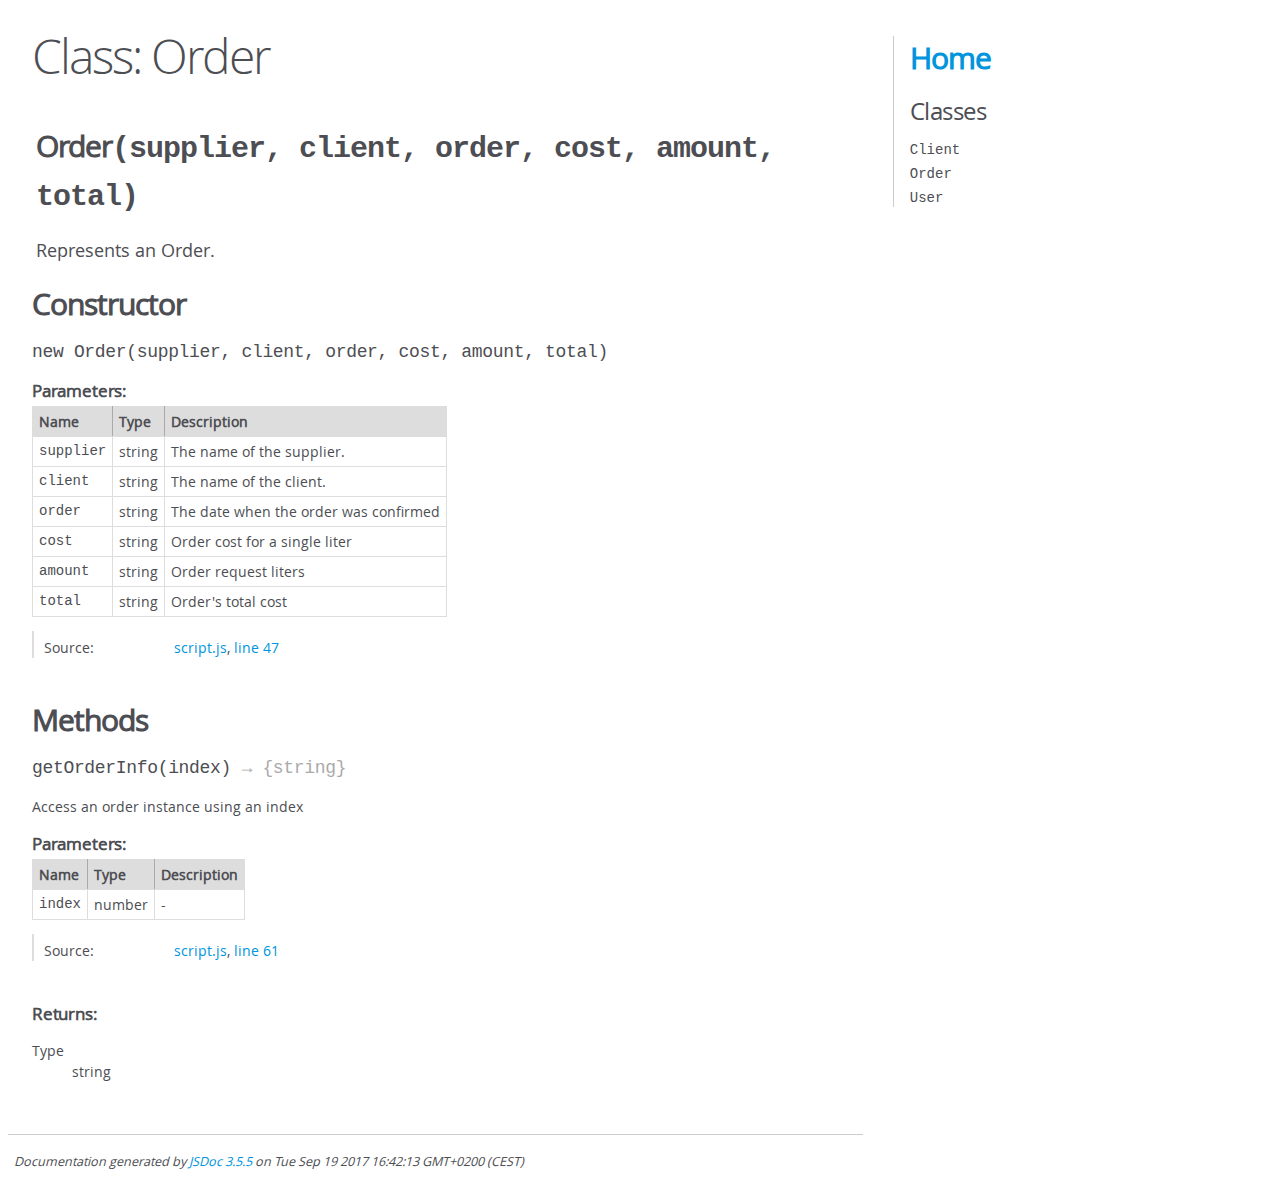
<file: supplier-chainment-oil/js/out/Order.html>
<!DOCTYPE html>
<html lang="en">
<head>
    <meta charset="utf-8">
    <title>JSDoc: Class: Order</title>

    <script src="scripts/prettify/prettify.js"> </script>
    <script src="scripts/prettify/lang-css.js"> </script>
    <!--[if lt IE 9]>
      <script src="//html5shiv.googlecode.com/svn/trunk/html5.js"></script>
    <![endif]-->
    <link type="text/css" rel="stylesheet" href="styles/prettify-tomorrow.css">
    <link type="text/css" rel="stylesheet" href="styles/jsdoc-default.css">
</head>

<body>

<div id="main">

    <h1 class="page-title">Class: Order</h1>

    




<section>

<header>
    
        <h2><span class="attribs"><span class="type-signature"></span></span>Order<span class="signature">(supplier, client, order, cost, amount, total)</span><span class="type-signature"></span></h2>
        
            <div class="class-description">Represents an Order.</div>
        
    
</header>

<article>
    <div class="container-overview">
    
        

    
    <h2>Constructor</h2>
    

    
    <h4 class="name" id="Order"><span class="type-signature"></span>new Order<span class="signature">(supplier, client, order, cost, amount, total)</span><span class="type-signature"></span></h4>
    

    











    <h5>Parameters:</h5>
    

<table class="params">
    <thead>
    <tr>
        
        <th>Name</th>
        

        <th>Type</th>

        

        

        <th class="last">Description</th>
    </tr>
    </thead>

    <tbody>
    

        <tr>
            
                <td class="name"><code>supplier</code></td>
            

            <td class="type">
            
                
<span class="param-type">string</span>


            
            </td>

            

            

            <td class="description last">The name of the supplier.</td>
        </tr>

    

        <tr>
            
                <td class="name"><code>client</code></td>
            

            <td class="type">
            
                
<span class="param-type">string</span>


            
            </td>

            

            

            <td class="description last">The name of the client.</td>
        </tr>

    

        <tr>
            
                <td class="name"><code>order</code></td>
            

            <td class="type">
            
                
<span class="param-type">string</span>


            
            </td>

            

            

            <td class="description last">The date when the order was confirmed</td>
        </tr>

    

        <tr>
            
                <td class="name"><code>cost</code></td>
            

            <td class="type">
            
                
<span class="param-type">string</span>


            
            </td>

            

            

            <td class="description last">Order cost for a single liter</td>
        </tr>

    

        <tr>
            
                <td class="name"><code>amount</code></td>
            

            <td class="type">
            
                
<span class="param-type">string</span>


            
            </td>

            

            

            <td class="description last">Order request liters</td>
        </tr>

    

        <tr>
            
                <td class="name"><code>total</code></td>
            

            <td class="type">
            
                
<span class="param-type">string</span>


            
            </td>

            

            

            <td class="description last">Order's total cost</td>
        </tr>

    
    </tbody>
</table>






<dl class="details">

    

    

    

    

    

    

    

    

    

    

    

    

    
    <dt class="tag-source">Source:</dt>
    <dd class="tag-source"><ul class="dummy"><li>
        <a href="script.js.html">script.js</a>, <a href="script.js.html#line47">line 47</a>
    </li></ul></dd>
    

    

    

    
</dl>


















    
    </div>

    

    

    

    

    

    

    

    
        <h3 class="subsection-title">Methods</h3>

        
            

    

    
    <h4 class="name" id="getOrderInfo"><span class="type-signature"></span>getOrderInfo<span class="signature">(index)</span><span class="type-signature"> &rarr; {string}</span></h4>
    

    



<div class="description">
    Access an order instance using an index
</div>









    <h5>Parameters:</h5>
    

<table class="params">
    <thead>
    <tr>
        
        <th>Name</th>
        

        <th>Type</th>

        

        

        <th class="last">Description</th>
    </tr>
    </thead>

    <tbody>
    

        <tr>
            
                <td class="name"><code>index</code></td>
            

            <td class="type">
            
                
<span class="param-type">number</span>


            
            </td>

            

            

            <td class="description last">-</td>
        </tr>

    
    </tbody>
</table>






<dl class="details">

    

    

    

    

    

    

    

    

    

    

    

    

    
    <dt class="tag-source">Source:</dt>
    <dd class="tag-source"><ul class="dummy"><li>
        <a href="script.js.html">script.js</a>, <a href="script.js.html#line61">line 61</a>
    </li></ul></dd>
    

    

    

    
</dl>













<h5>Returns:</h5>

        


<dl>
    <dt>
        Type
    </dt>
    <dd>
        
<span class="param-type">string</span>


    </dd>
</dl>

    





        
    

    

    
</article>

</section>




</div>

<nav>
    <h2><a href="index.html">Home</a></h2><h3>Classes</h3><ul><li><a href="Client.html">Client</a></li><li><a href="Order.html">Order</a></li><li><a href="User.html">User</a></li></ul>
</nav>

<br class="clear">

<footer>
    Documentation generated by <a href="https://github.com/jsdoc3/jsdoc">JSDoc 3.5.5</a> on Tue Sep 19 2017 16:42:13 GMT+0200 (CEST)
</footer>

<script> prettyPrint(); </script>
<script src="scripts/linenumber.js"> </script>
</body>
</html>
</file>
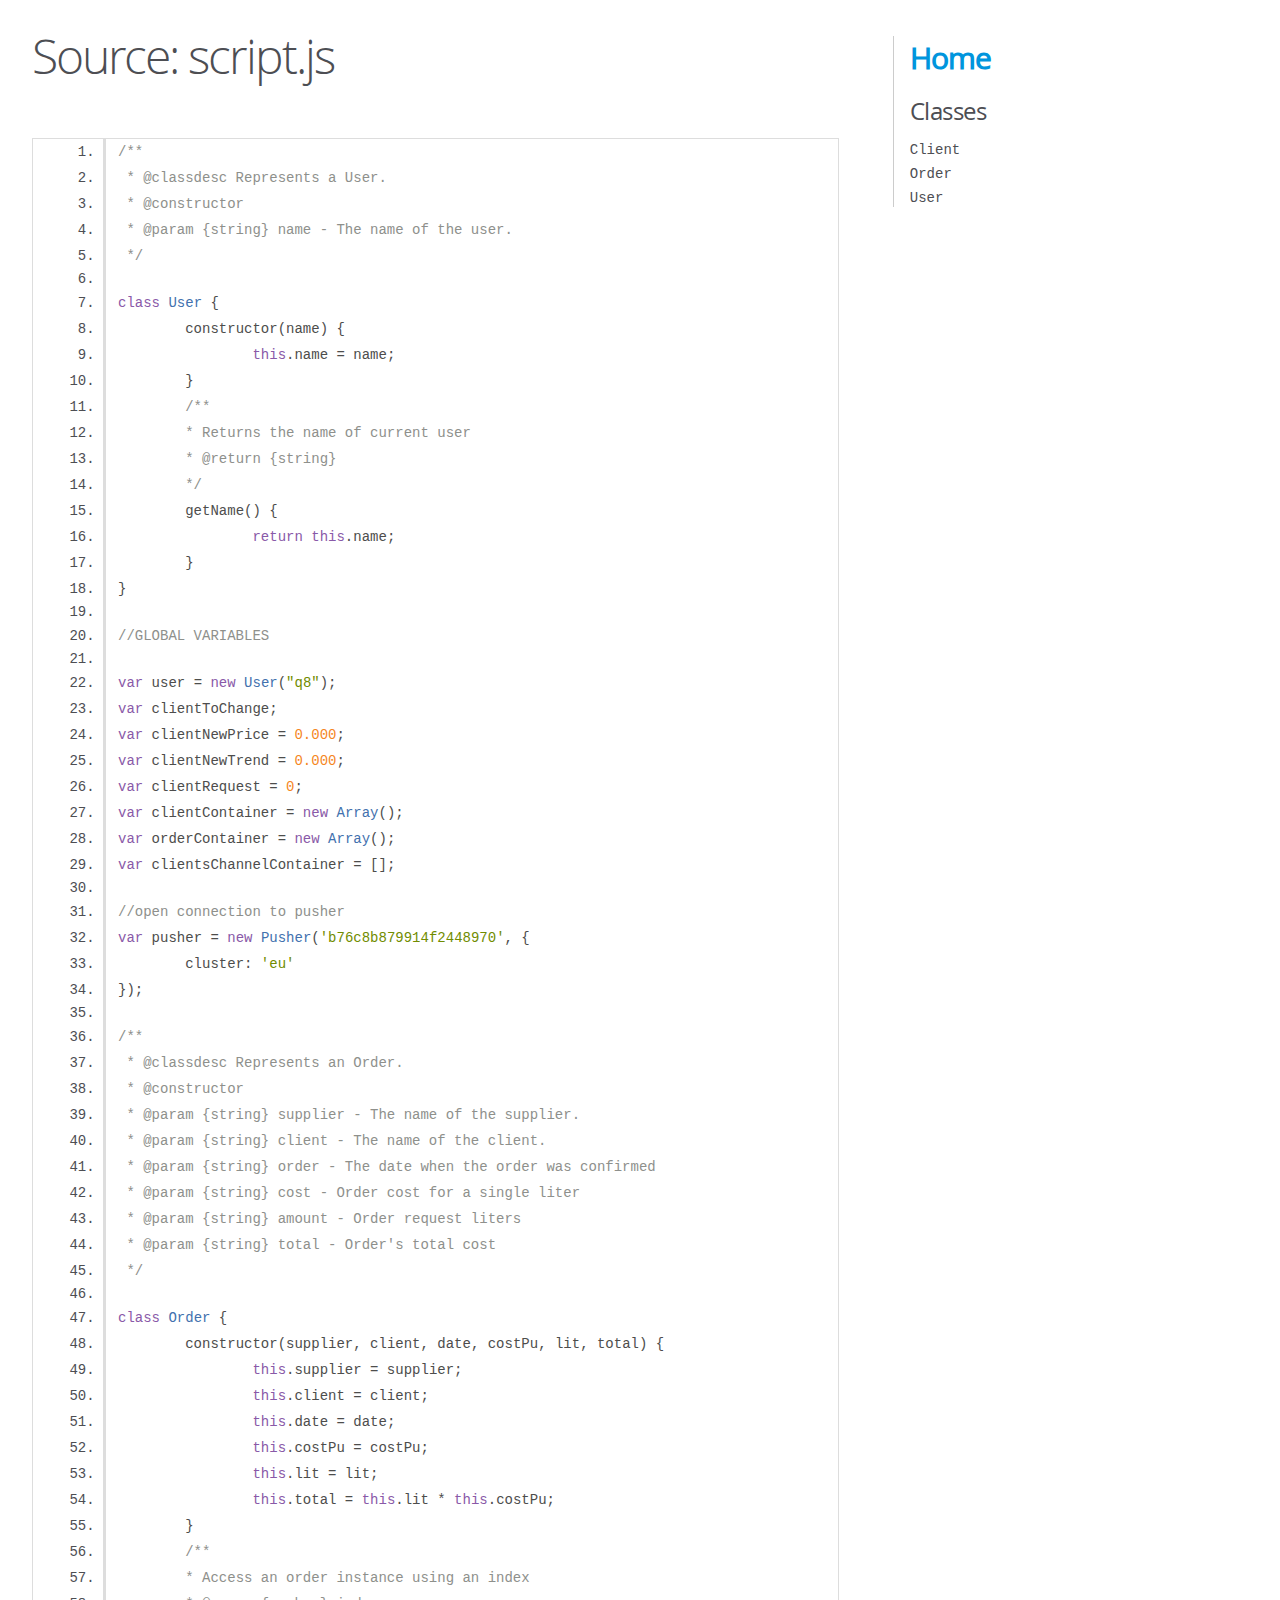
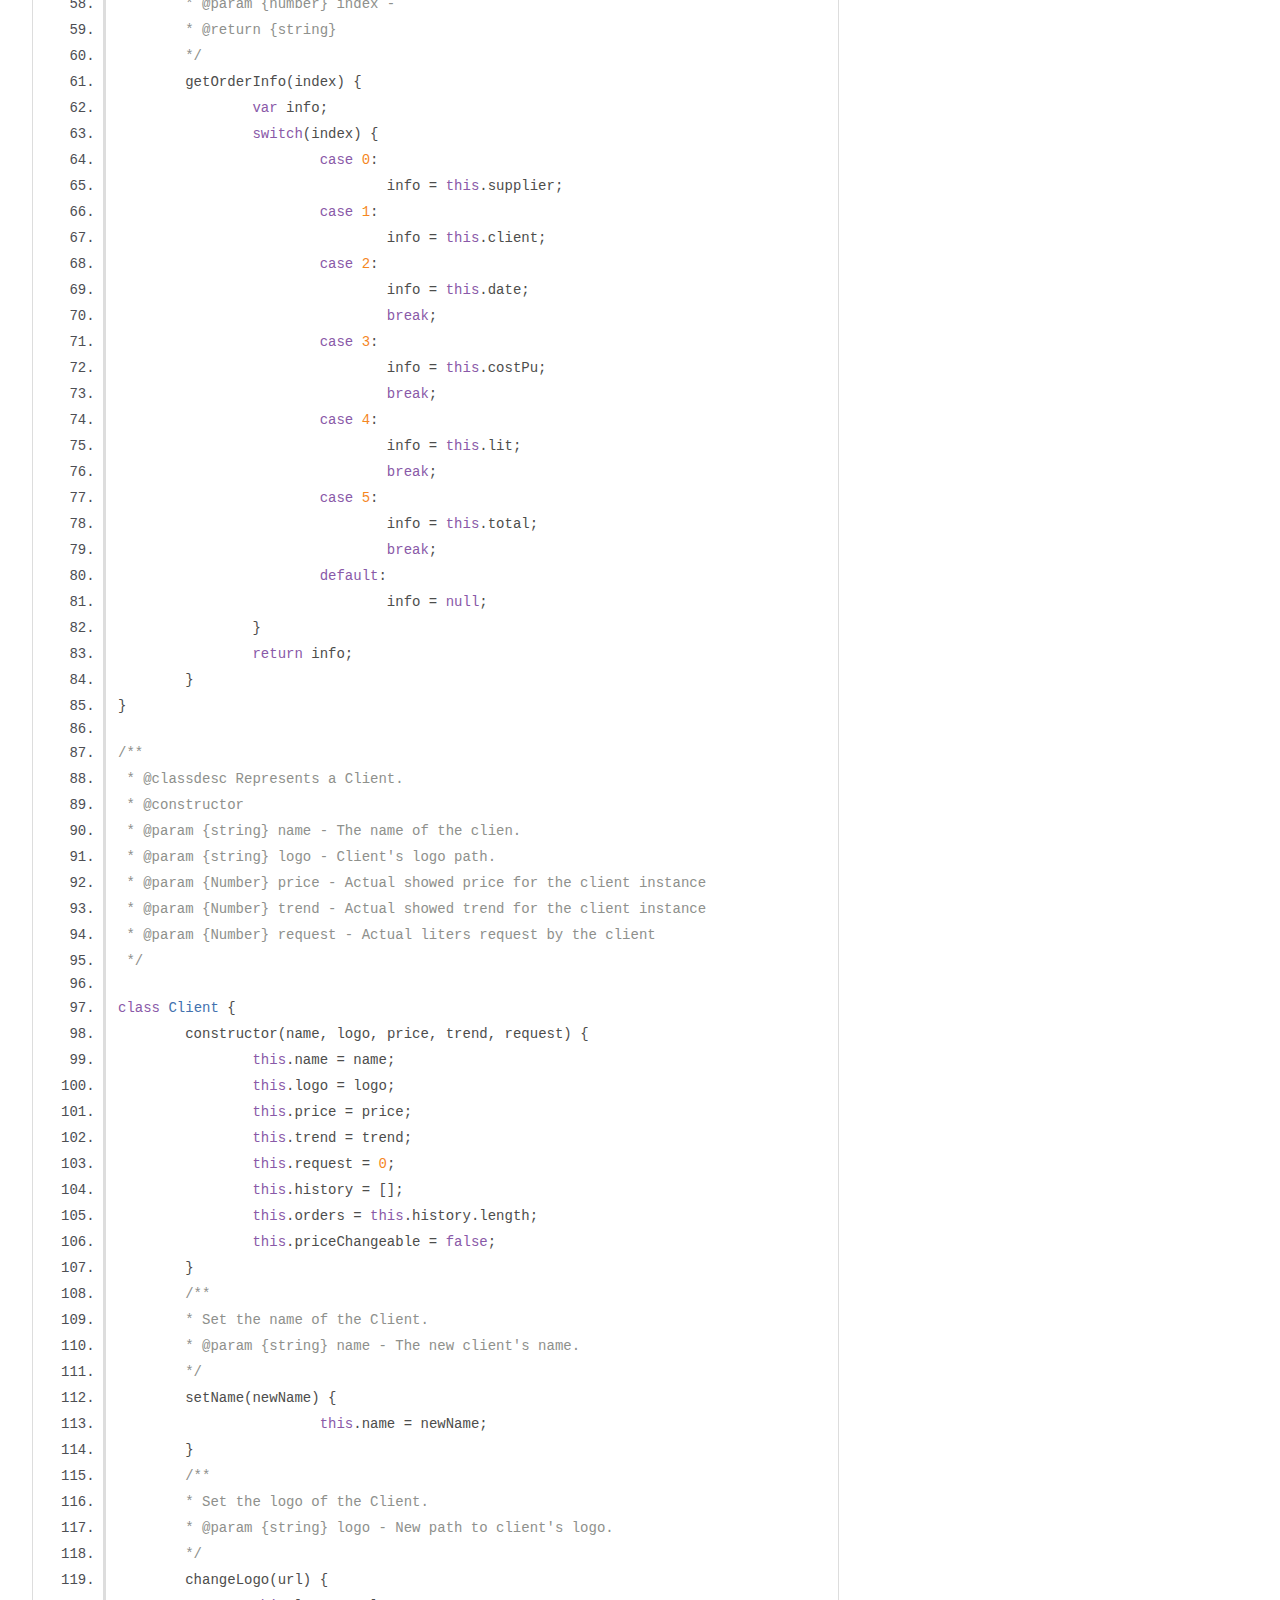
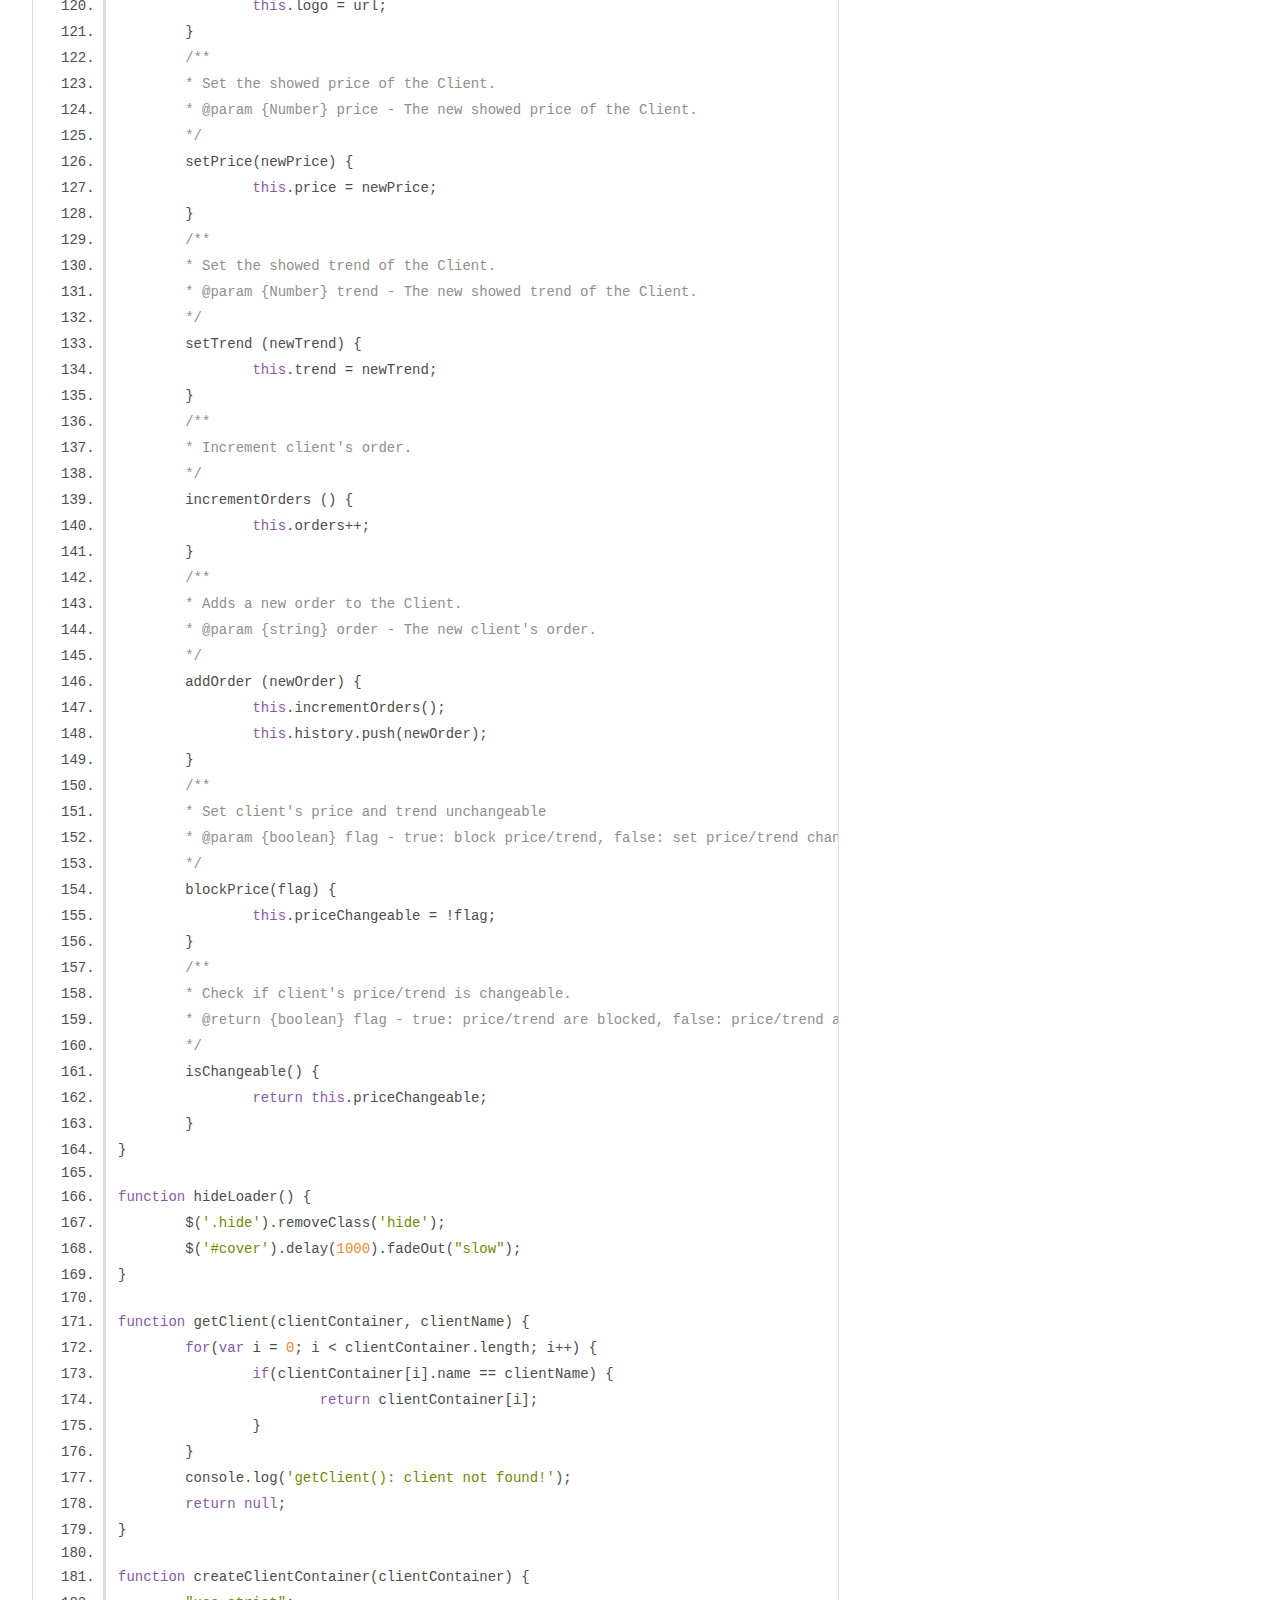
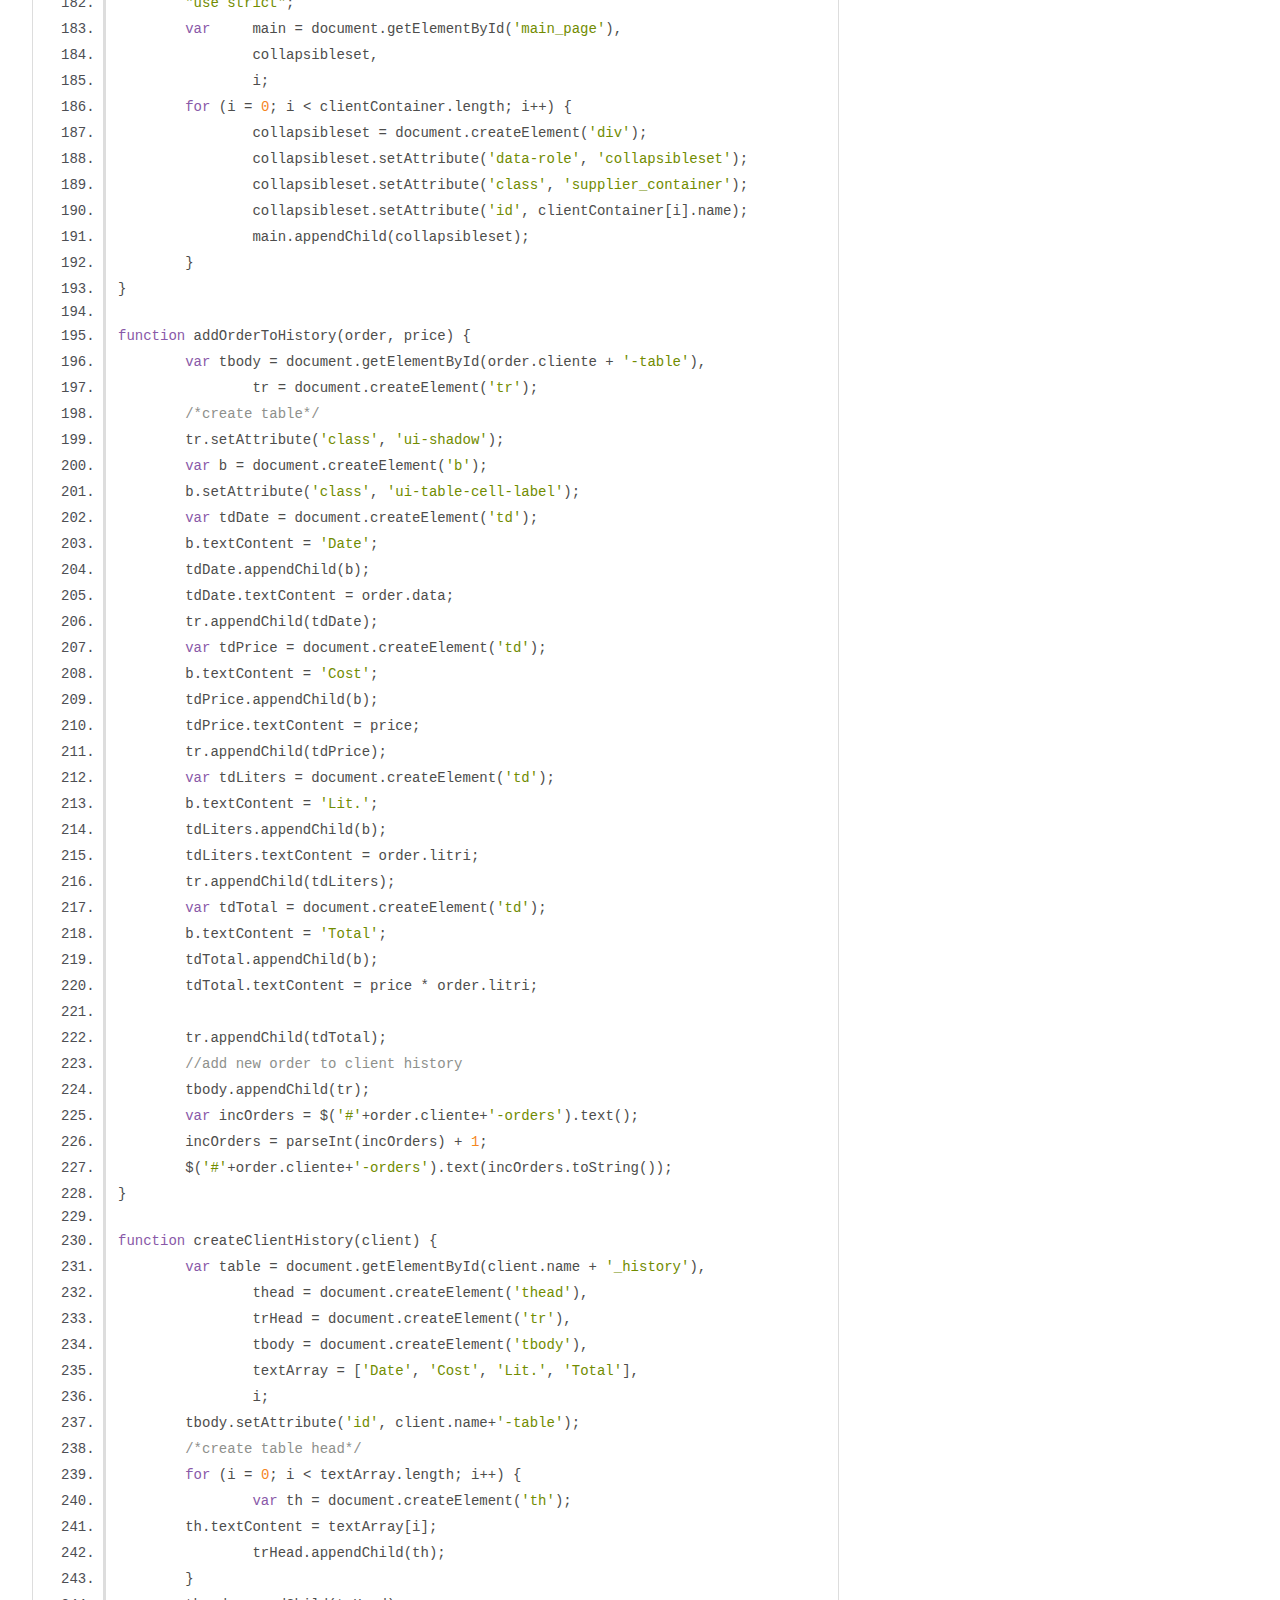
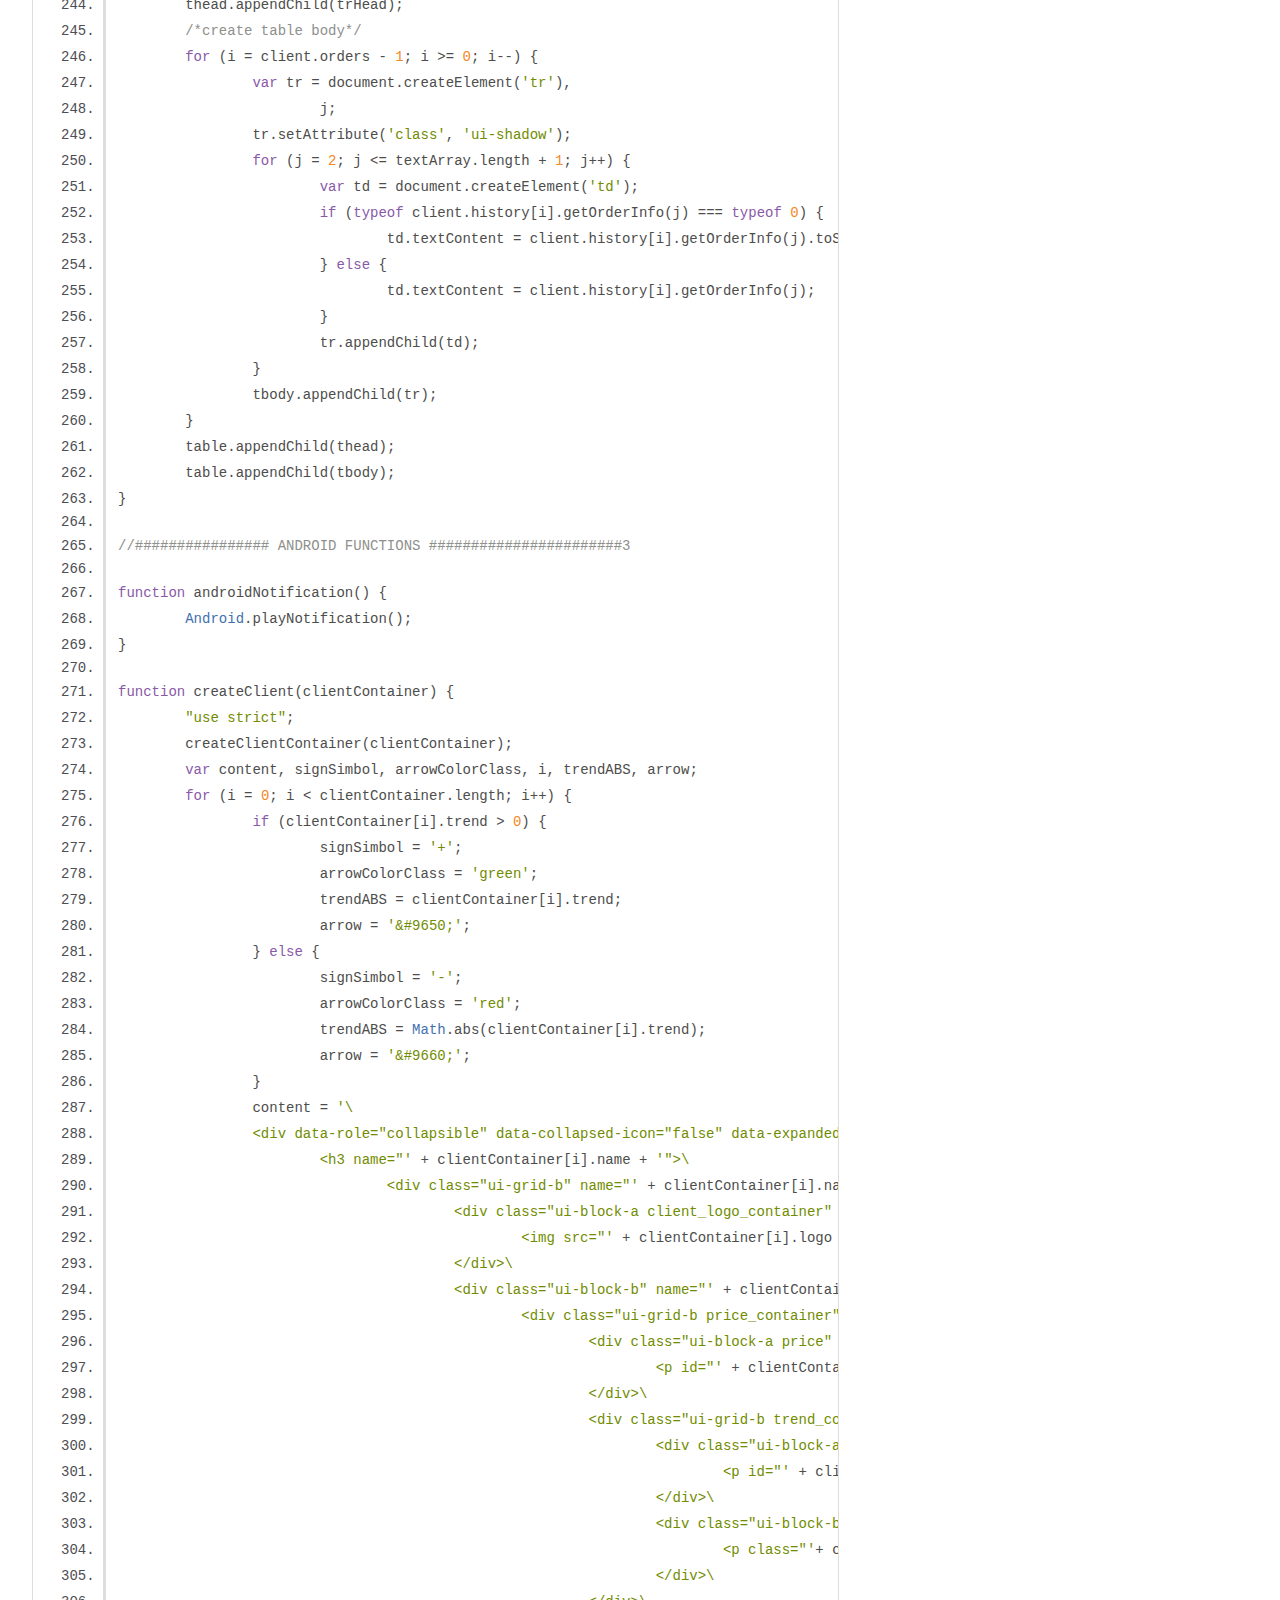
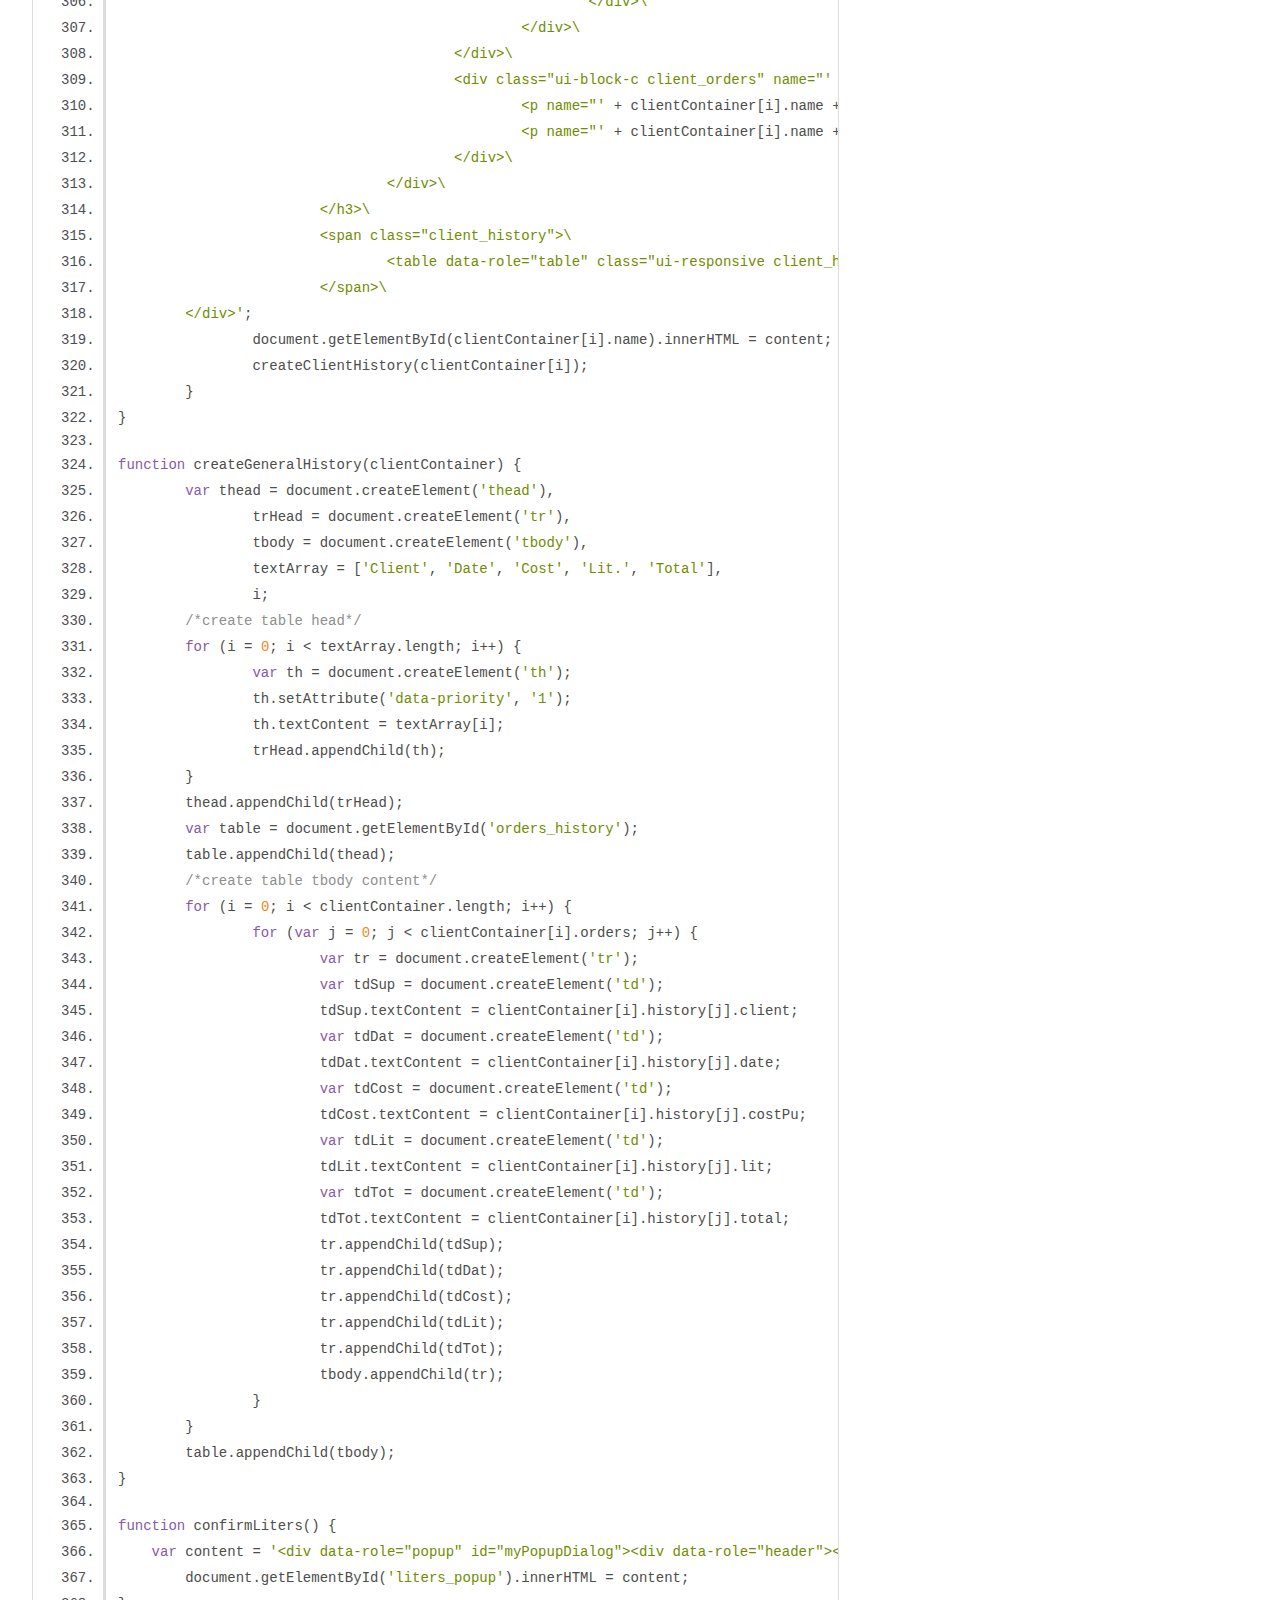
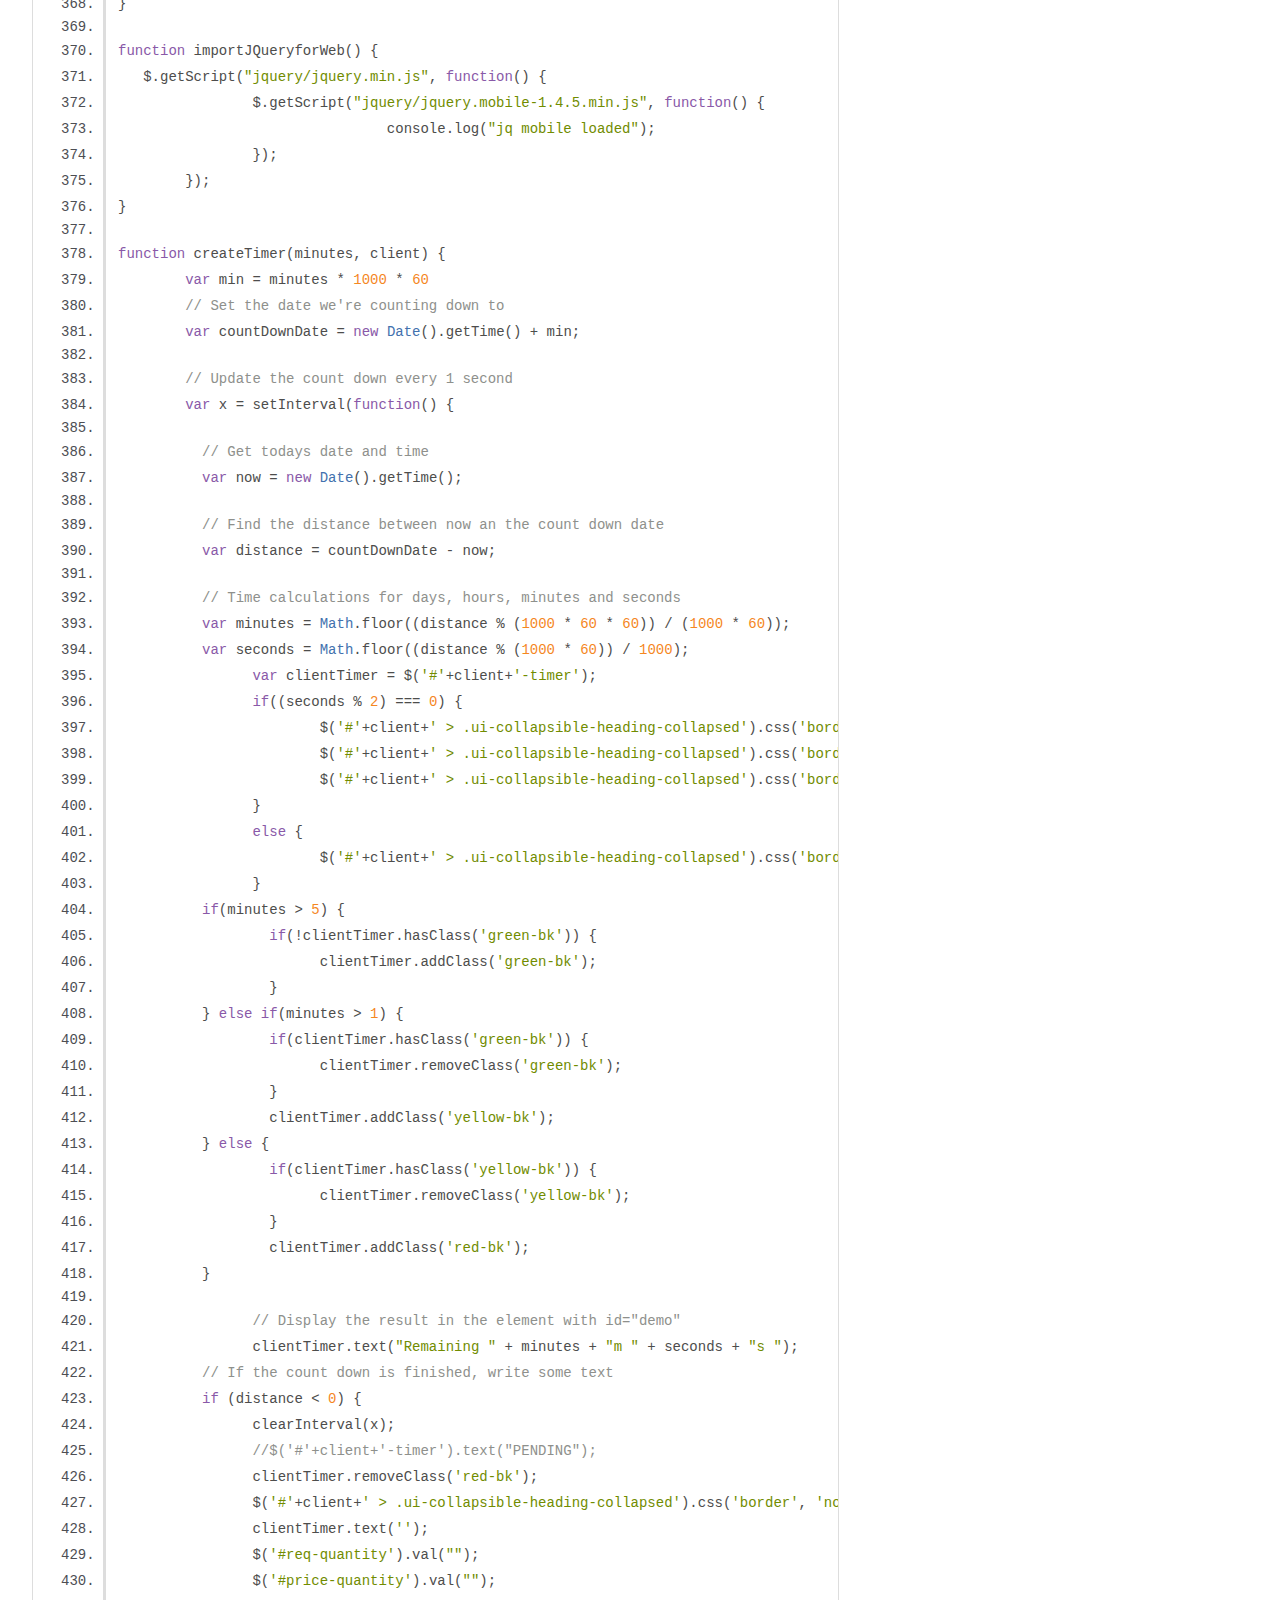
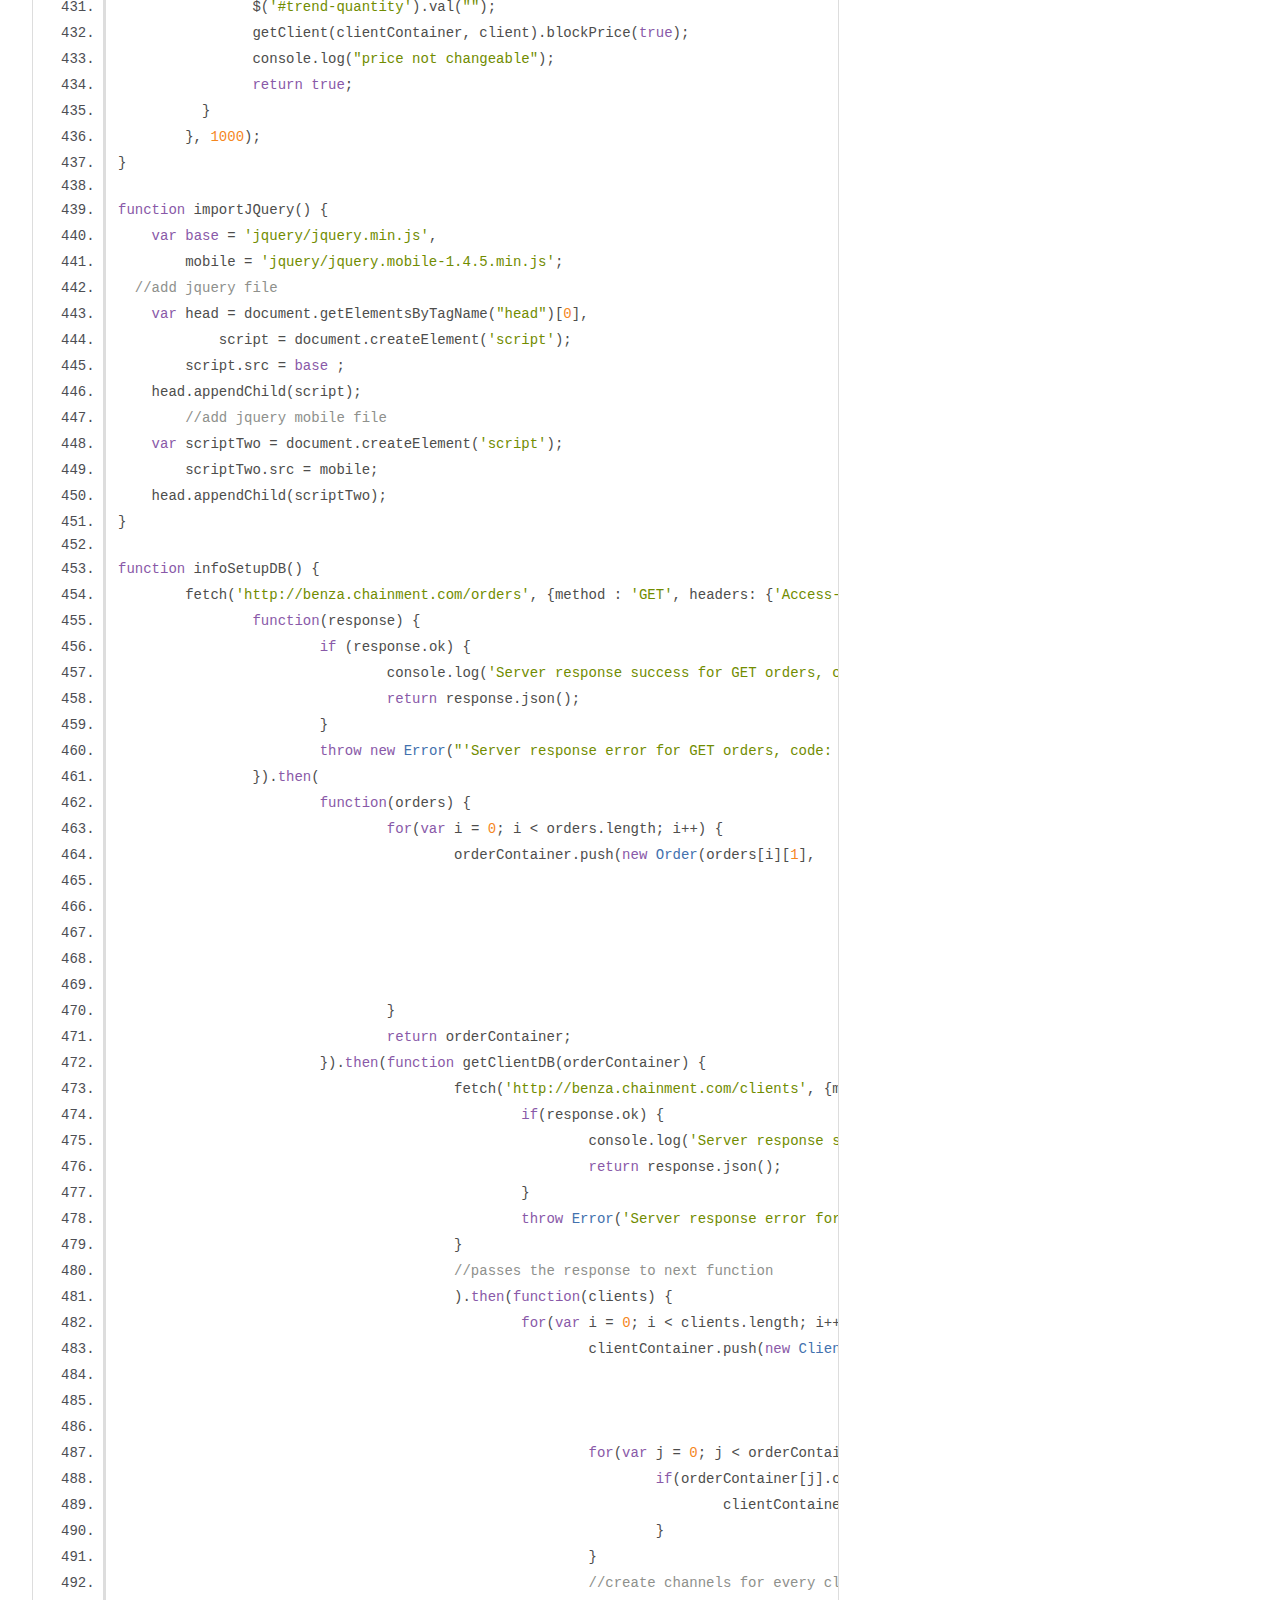
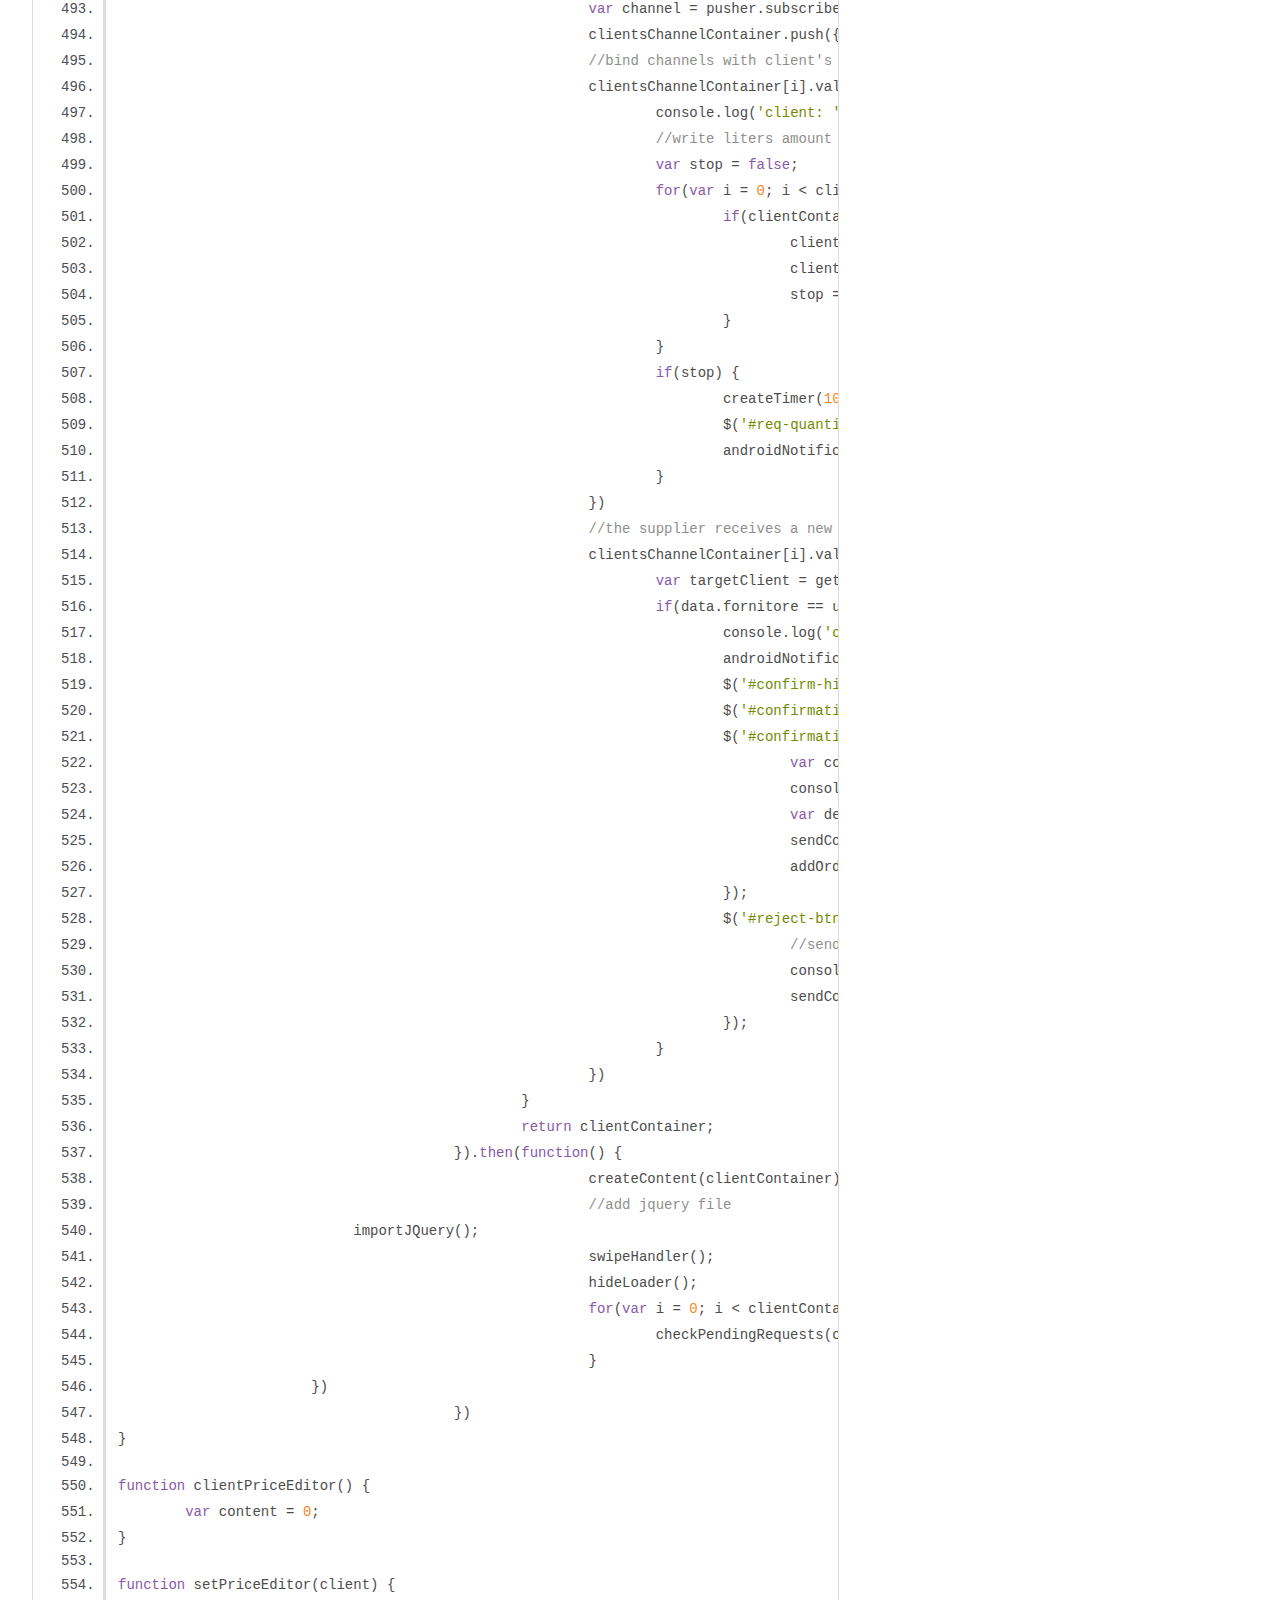
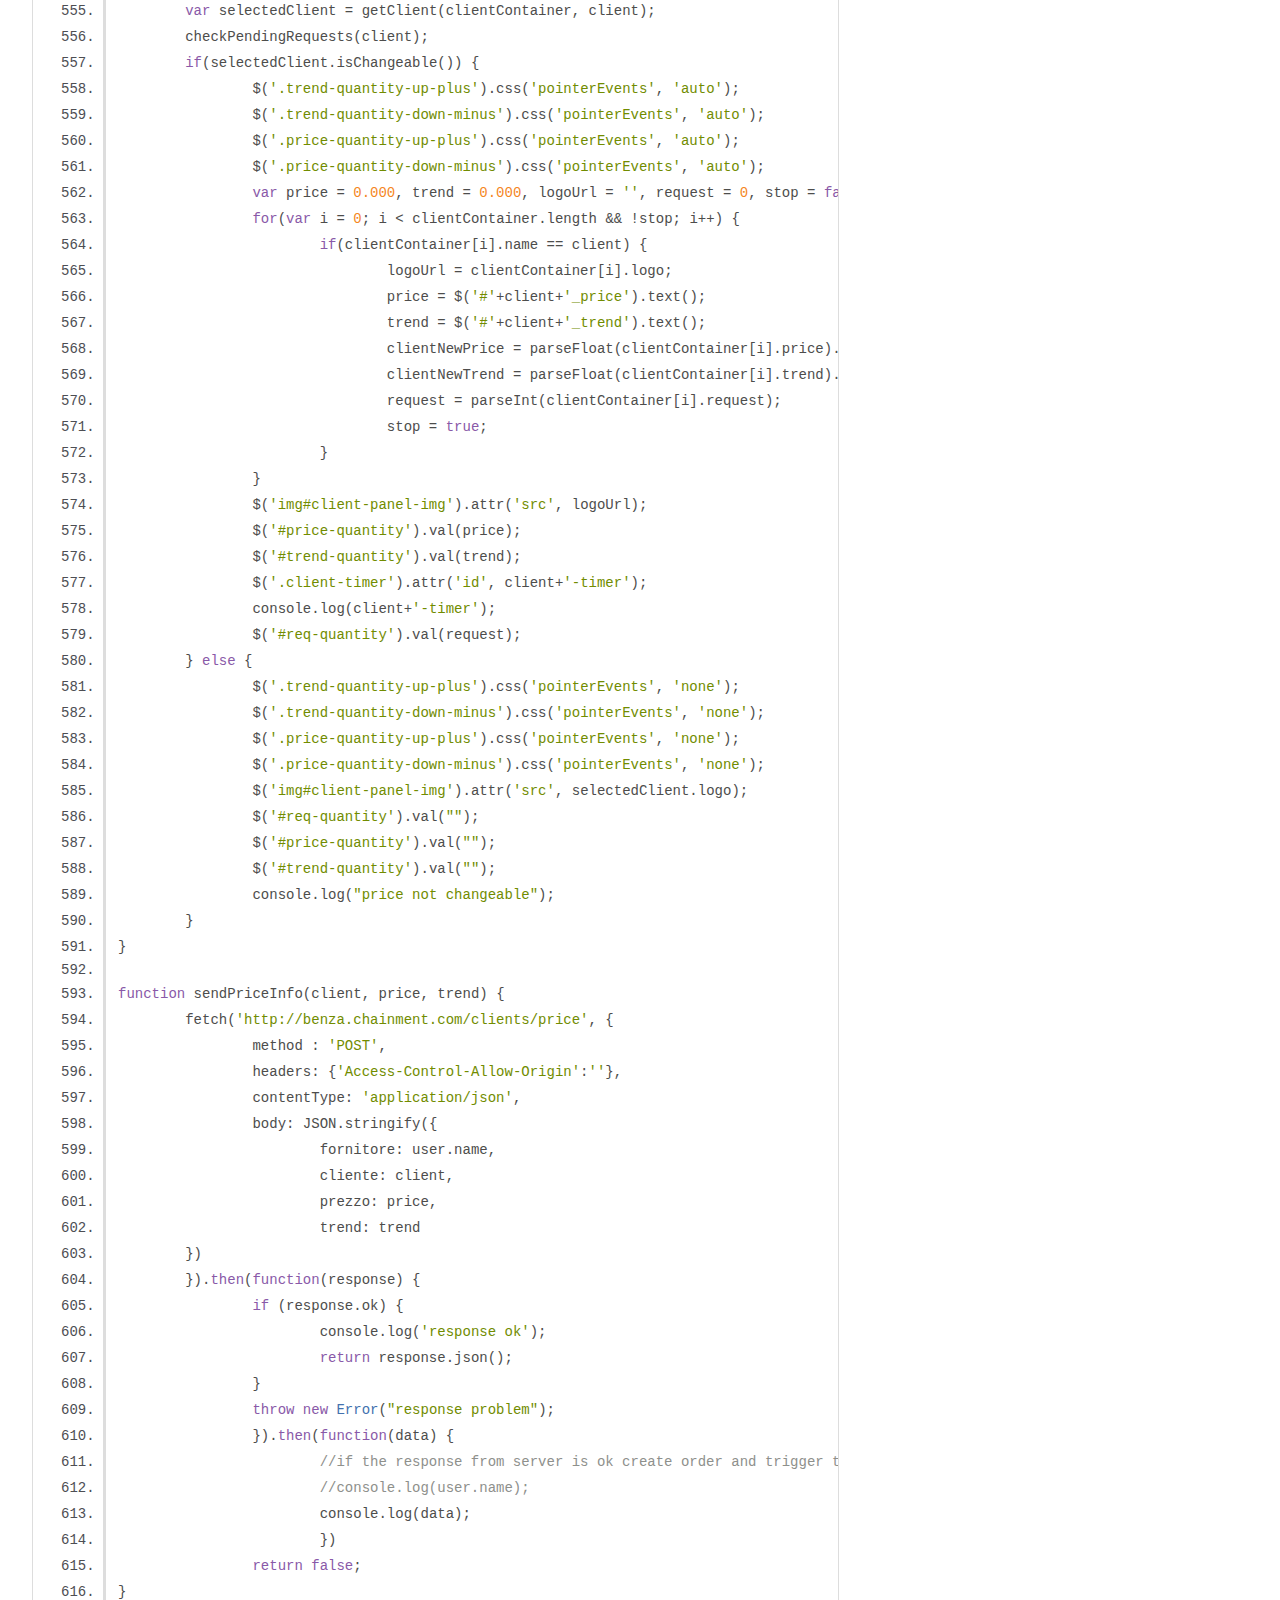
<file: supplier-chainment-oil/js/out/script.js.html>
<!DOCTYPE html>
<html lang="en">
<head>
    <meta charset="utf-8">
    <title>JSDoc: Source: script.js</title>

    <script src="scripts/prettify/prettify.js"> </script>
    <script src="scripts/prettify/lang-css.js"> </script>
    <!--[if lt IE 9]>
      <script src="//html5shiv.googlecode.com/svn/trunk/html5.js"></script>
    <![endif]-->
    <link type="text/css" rel="stylesheet" href="styles/prettify-tomorrow.css">
    <link type="text/css" rel="stylesheet" href="styles/jsdoc-default.css">
</head>

<body>

<div id="main">

    <h1 class="page-title">Source: script.js</h1>

    



    
    <section>
        <article>
            <pre class="prettyprint source linenums"><code>/**
 * @classdesc Represents a User.
 * @constructor
 * @param {string} name - The name of the user.
 */

class User {
	constructor(name) {
		this.name = name;
	}
	/**
	* Returns the name of current user
	* @return {string}
	*/
	getName() {
		return this.name;
	}
}

//GLOBAL VARIABLES

var user = new User("q8");
var clientToChange;
var clientNewPrice = 0.000;
var clientNewTrend = 0.000;
var clientRequest = 0;
var clientContainer = new Array();
var orderContainer = new Array();
var clientsChannelContainer = [];

//open connection to pusher
var pusher = new Pusher('b76c8b879914f2448970', {
	cluster: 'eu'
});

/**
 * @classdesc Represents an Order.
 * @constructor
 * @param {string} supplier - The name of the supplier.
 * @param {string} client - The name of the client.
 * @param {string} order - The date when the order was confirmed
 * @param {string} cost - Order cost for a single liter
 * @param {string} amount - Order request liters
 * @param {string} total - Order's total cost
 */

class Order {
	constructor(supplier, client, date, costPu, lit, total) {
		this.supplier = supplier;
		this.client = client;
		this.date = date;
		this.costPu = costPu;
		this.lit = lit;
		this.total = this.lit * this.costPu;
	}
	/**
	* Access an order instance using an index
	* @param {number} index - 
	* @return {string}
	*/
	getOrderInfo(index) {
		var info;
		switch(index) {
			case 0:
				info = this.supplier;
			case 1:
				info = this.client;
			case 2:
				info = this.date;
				break;
			case 3:
				info = this.costPu;
				break;
			case 4:
				info = this.lit;
				break;
			case 5:
				info = this.total;
				break;
			default:
				info = null;
		}
		return info;
	}
}

/**
 * @classdesc Represents a Client.
 * @constructor
 * @param {string} name - The name of the clien.
 * @param {string} logo - Client's logo path.
 * @param {Number} price - Actual showed price for the client instance
 * @param {Number} trend - Actual showed trend for the client instance
 * @param {Number} request - Actual liters request by the client
 */

class Client {
	constructor(name, logo, price, trend, request) {
		this.name = name;
		this.logo = logo;
		this.price = price;
		this.trend = trend;
		this.request = 0;
		this.history = [];
		this.orders = this.history.length;
		this.priceChangeable = false;
	}
	/**
 	* Set the name of the Client.
 	* @param {string} name - The new client's name.
 	*/
	setName(newName) {
			this.name = newName;
	}
	/**
 	* Set the logo of the Client.
 	* @param {string} logo - New path to client's logo.
 	*/
	changeLogo(url) {
		this.logo = url;
	}
	/**
 	* Set the showed price of the Client.
 	* @param {Number} price - The new showed price of the Client.
 	*/
	setPrice(newPrice) {
		this.price = newPrice;
	}
	/**
 	* Set the showed trend of the Client.
 	* @param {Number} trend - The new showed trend of the Client.
 	*/
	setTrend (newTrend) {
		this.trend = newTrend;
	}
	/**
 	* Increment client's order.
 	*/
	incrementOrders () {
		this.orders++;
	}
	/**
 	* Adds a new order to the Client.
 	* @param {string} order - The new client's order.
 	*/
	addOrder (newOrder) {
		this.incrementOrders();
		this.history.push(newOrder);
	}
	/**
 	* Set client's price and trend unchangeable
 	* @param {boolean} flag - true: block price/trend, false: set price/trend changeable.
 	*/
	blockPrice(flag) {
		this.priceChangeable = !flag;
	}
	/**
 	* Check if client's price/trend is changeable.
 	* @return {boolean} flag - true: price/trend are blocked, false: price/trend are changeable.
 	*/
	isChangeable() {
		return this.priceChangeable;
	}
}

function hideLoader() {
	$('.hide').removeClass('hide');
	$('#cover').delay(1000).fadeOut("slow");
}

function getClient(clientContainer, clientName) {
	for(var i = 0; i &lt; clientContainer.length; i++) {
		if(clientContainer[i].name == clientName) {
			return clientContainer[i];
		}
	}
	console.log('getClient(): client not found!');
	return null;
}

function createClientContainer(clientContainer) {
	"use strict";
	var	main = document.getElementById('main_page'),
		collapsibleset,
		i;
	for (i = 0; i &lt; clientContainer.length; i++) {
		collapsibleset = document.createElement('div');
		collapsibleset.setAttribute('data-role', 'collapsibleset');
		collapsibleset.setAttribute('class', 'supplier_container');
		collapsibleset.setAttribute('id', clientContainer[i].name);
		main.appendChild(collapsibleset);
	}
}

function addOrderToHistory(order, price) {
	var tbody = document.getElementById(order.cliente + '-table'),
		tr = document.createElement('tr');
	/*create table*/
	tr.setAttribute('class', 'ui-shadow');
	var b = document.createElement('b');
	b.setAttribute('class', 'ui-table-cell-label');
	var tdDate = document.createElement('td');
	b.textContent = 'Date';
	tdDate.appendChild(b);
	tdDate.textContent = order.data;
	tr.appendChild(tdDate);
	var tdPrice = document.createElement('td');
	b.textContent = 'Cost';
	tdPrice.appendChild(b);
	tdPrice.textContent = price;
	tr.appendChild(tdPrice);
	var tdLiters = document.createElement('td');
	b.textContent = 'Lit.';
	tdLiters.appendChild(b);
	tdLiters.textContent = order.litri;
	tr.appendChild(tdLiters);
	var tdTotal = document.createElement('td');
	b.textContent = 'Total';
	tdTotal.appendChild(b);
	tdTotal.textContent = price * order.litri;
	
	tr.appendChild(tdTotal);
	//add new order to client history
	tbody.appendChild(tr);
	var incOrders = $('#'+order.cliente+'-orders').text();
	incOrders = parseInt(incOrders) + 1;
	$('#'+order.cliente+'-orders').text(incOrders.toString());
}

function createClientHistory(client) {
	var table = document.getElementById(client.name + '_history'),
		thead = document.createElement('thead'),
		trHead = document.createElement('tr'),
		tbody = document.createElement('tbody'),
		textArray = ['Date', 'Cost', 'Lit.', 'Total'],
		i;
	tbody.setAttribute('id', client.name+'-table');
	/*create table head*/
	for (i = 0; i &lt; textArray.length; i++) {
		var th = document.createElement('th');
	th.textContent = textArray[i];
		trHead.appendChild(th);
	}
	thead.appendChild(trHead);
	/*create table body*/
	for (i = client.orders - 1; i >= 0; i--) {
		var tr = document.createElement('tr'),
			j;
		tr.setAttribute('class', 'ui-shadow');
		for (j = 2; j &lt;= textArray.length + 1; j++) {
			var td = document.createElement('td');
			if (typeof client.history[i].getOrderInfo(j) === typeof 0) {
				td.textContent = client.history[i].getOrderInfo(j).toString();
			} else {
				td.textContent = client.history[i].getOrderInfo(j);
			}
			tr.appendChild(td);
		}
		tbody.appendChild(tr);
	}
	table.appendChild(thead);
	table.appendChild(tbody);
}

//################ ANDROID FUNCTIONS #######################3

function androidNotification() {
	Android.playNotification();
}

function createClient(clientContainer) {
	"use strict";
	createClientContainer(clientContainer);
	var content, signSimbol, arrowColorClass, i, trendABS, arrow;
	for (i = 0; i &lt; clientContainer.length; i++) {
		if (clientContainer[i].trend > 0) {
			signSimbol = '+';
			arrowColorClass = 'green';
			trendABS = clientContainer[i].trend;
			arrow = '&amp;#9650;';
		} else {
			signSimbol = '-';
			arrowColorClass = 'red';
			trendABS = Math.abs(clientContainer[i].trend);
			arrow = '&amp;#9660;';
		}
		content = '\
		&lt;div data-role="collapsible" data-collapsed-icon="false" data-expanded-icon="false" class="client" id="' + clientContainer[i].name + '">\
			&lt;h3 name="' + clientContainer[i].name + '">\
				&lt;div class="ui-grid-b" name="' + clientContainer[i].name + '">\
					&lt;div class="ui-block-a client_logo_container" name="' + clientContainer[i].name + '">\
						&lt;img src="' + clientContainer[i].logo + '" alt="' + clientContainer[i].name + '"class="client_logo" name="' + clientContainer[i].name + '">\
					&lt;/div>\
					&lt;div class="ui-block-b" name="' + clientContainer[i].name + '">\
						&lt;div class="ui-grid-b price_container" name="' + clientContainer[i].name + '">\
							&lt;div class="ui-block-a price" role="' + clientContainer[i].name + '">\
								&lt;p id="' + clientContainer[i].name + '_price">' + clientContainer[i].price + ' &amp;euro;&lt;/p>\
							&lt;/div>\
							&lt;div class="ui-grid-b trend_container" name="' + clientContainer[i].name + '">\
								&lt;div class="ui-block-a trend" name="' + clientContainer[i].name + '">\
									&lt;p id="' + clientContainer[i].name + '_trend"> ' + clientContainer[i].trend + '&lt;/p>\
								&lt;/div>\
								&lt;div class="ui-block-b trend_arrow ' + arrowColorClass + '" name="' + clientContainer[i].name + '">\
									&lt;p class="'+ clientContainer[i].name  +'-arrow" name="' + clientContainer[i].name + '">' + arrow + '&lt;/p>\
								&lt;/div>\
							&lt;/div>\
						&lt;/div>\
					&lt;/div>\
					&lt;div class="ui-block-c client_orders" name="' + clientContainer[i].name + '">\
						&lt;p name="' + clientContainer[i].name + '">Total orders&lt;/p>\
						&lt;p name="' + clientContainer[i].name + '" id="'+ clientContainer[i].name +'-orders">' + clientContainer[i].orders + '&lt;/p>\
					&lt;/div>\
				&lt;/div>\
			&lt;/h3>\
			&lt;span class="client_history">\
				&lt;table data-role="table" class="ui-responsive client_history columntoggle" id="' + clientContainer[i].name + '_history">&lt;/table>\
			&lt;/span>\
	&lt;/div>';
		document.getElementById(clientContainer[i].name).innerHTML = content;
		createClientHistory(clientContainer[i]);
	}
}

function createGeneralHistory(clientContainer) {
	var thead = document.createElement('thead'),
		trHead = document.createElement('tr'),
		tbody = document.createElement('tbody'),
		textArray = ['Client', 'Date', 'Cost', 'Lit.', 'Total'],
		i;
	/*create table head*/
	for (i = 0; i &lt; textArray.length; i++) {
		var th = document.createElement('th');
		th.setAttribute('data-priority', '1');
		th.textContent = textArray[i];
		trHead.appendChild(th);
	}
	thead.appendChild(trHead);
	var table = document.getElementById('orders_history');
	table.appendChild(thead);
	/*create table tbody content*/
	for (i = 0; i &lt; clientContainer.length; i++) {
		for (var j = 0; j &lt; clientContainer[i].orders; j++) {
			var tr = document.createElement('tr');
			var tdSup = document.createElement('td');
			tdSup.textContent = clientContainer[i].history[j].client;
			var tdDat = document.createElement('td');
			tdDat.textContent = clientContainer[i].history[j].date;
			var tdCost = document.createElement('td');
			tdCost.textContent = clientContainer[i].history[j].costPu;
			var tdLit = document.createElement('td');
			tdLit.textContent = clientContainer[i].history[j].lit;
			var tdTot = document.createElement('td');
			tdTot.textContent = clientContainer[i].history[j].total;
			tr.appendChild(tdSup);
			tr.appendChild(tdDat);
			tr.appendChild(tdCost);
			tr.appendChild(tdLit);
			tr.appendChild(tdTot);
			tbody.appendChild(tr);
		}
	}
	table.appendChild(tbody);
}

function confirmLiters() {
    var content = '&lt;div data-role="popup" id="myPopupDialog">&lt;div data-role="header">&lt;h2>Confirmation required&lt;/h2>&lt;/div>&lt;div data-role="main" class="ui-content">&lt;p>Do you really want to send a ' + document.getElementById('input_liters').value + ' liters request?&lt;/p>&lt;a href="#" class="confirm-order ui-btn ui-corner-all ui-shadow ui-btn-inline ui-btn-b ui-icon-check ui-btn-icon-left" data-rel="back" onclick="createTimer(10)">Accept&lt;/a>&lt;a href="#" class="ui-btn ui-corner-all ui-shadow ui-btn-inline ui-btn-b ui-icon-delete ui-btn-icon-left reject-order" data-rel="back">Delete&lt;/a>&lt;/div>';
	document.getElementById('liters_popup').innerHTML = content;
}

function importJQueryforWeb() {
   $.getScript("jquery/jquery.min.js", function() {
		$.getScript("jquery/jquery.mobile-1.4.5.min.js", function() {
				console.log("jq mobile loaded");
		});
	});
}

function createTimer(minutes, client) {
	var min = minutes * 1000 * 60
	// Set the date we're counting down to
	var countDownDate = new Date().getTime() + min;

	// Update the count down every 1 second
	var x = setInterval(function() {

	  // Get todays date and time
	  var now = new Date().getTime();

	  // Find the distance between now an the count down date
	  var distance = countDownDate - now;

	  // Time calculations for days, hours, minutes and seconds
	  var minutes = Math.floor((distance % (1000 * 60 * 60)) / (1000 * 60));
	  var seconds = Math.floor((distance % (1000 * 60)) / 1000);
		var clientTimer = $('#'+client+'-timer');
		if((seconds % 2) === 0) {
			$('#'+client+' > .ui-collapsible-heading-collapsed').css('border-width', '3px');
			$('#'+client+' > .ui-collapsible-heading-collapsed').css('border-style', 'solid');
			$('#'+client+' > .ui-collapsible-heading-collapsed').css('border-color', 'rgba(84, 239, 42, .8)');
	  	}
		else {
	  		$('#'+client+' > .ui-collapsible-heading-collapsed').css('border', 'none');
		}
	  if(minutes > 5) {
		  if(!clientTimer.hasClass('green-bk')) {
		  	clientTimer.addClass('green-bk');		  
		  }
	  } else if(minutes > 1) {
		  if(clientTimer.hasClass('green-bk')) {
		  	clientTimer.removeClass('green-bk');
		  }
		  clientTimer.addClass('yellow-bk');
	  } else {
		  if(clientTimer.hasClass('yellow-bk')) {
		  	clientTimer.removeClass('yellow-bk');
		  }
		  clientTimer.addClass('red-bk');
	  }

	  	// Display the result in the element with id="demo"
	  	clientTimer.text("Remaining " + minutes + "m " + seconds + "s ");
	  // If the count down is finished, write some text 
	  if (distance &lt; 0) {
		clearInterval(x);
		//$('#'+client+'-timer').text("PENDING");
		clientTimer.removeClass('red-bk');
		$('#'+client+' > .ui-collapsible-heading-collapsed').css('border', 'none');
		clientTimer.text('');
		$('#req-quantity').val("");
		$('#price-quantity').val("");
		$('#trend-quantity').val("");
		getClient(clientContainer, client).blockPrice(true);
		console.log("price not changeable");
		return true;
	  }
	}, 1000);
}

function importJQuery() {
    var base = 'jquery/jquery.min.js',
        mobile = 'jquery/jquery.mobile-1.4.5.min.js';
  //add jquery file
    var head = document.getElementsByTagName("head")[0],
  	    script = document.createElement('script');
        script.src = base ;
    head.appendChild(script);
	//add jquery mobile file
    var scriptTwo = document.createElement('script');
        scriptTwo.src = mobile;
    head.appendChild(scriptTwo);
}

function infoSetupDB() {
	fetch('http://benza.chainment.com/orders', {method : 'GET', headers: {'Access-Control-Allow-Origin':''}}).then(
		function(response) {
			if (response.ok) {
				console.log('Server response success for GET orders, code: ' + response.status);
				return response.json();
			}
			throw new Error("'Server response error for GET orders, code: ' + console.log(response.status)");
		}).then(
			function(orders) {
				for(var i = 0; i &lt; orders.length; i++) {
					orderContainer.push(new Order(orders[i][1],
										  		  orders[i][2],
										  		  orders[i][3],
										  	      orders[i][4],
												  orders[i][5],
												  orders[i][6]));
				}
				return orderContainer;
			}).then(function getClientDB(orderContainer) {
					fetch('http://benza.chainment.com/clients', {method : 'GET', headers: {'Access-Control-Allow-Origin':''} }).then(function(response) {
						if(response.ok) {
							console.log('Server response success for GET clients, code: ' + response.status);
							return response.json();
						}
						throw Error('Server response error for GET clients, code: ' + console.log(response.status));
					}
					//passes the response to next function
					).then(function(clients) {
						for(var i = 0; i &lt; clients.length; i++) {
							clientContainer.push(new Client(clients[i][0],
													 clients[i][1],
													 clients[i][2],
													 clients[i][3]));
							for(var j = 0; j &lt; orderContainer.length; j++) {
								if(orderContainer[j].client == clientContainer[i].name) {
									clientContainer[i].addOrder(orderContainer[j]);
								}
							}
							//create channels for every client
							var channel = pusher.subscribe(clientContainer[i].name+'-channel');
							clientsChannelContainer.push({key : clientContainer[i].name, value: channel})
							//bind channels with client's requests
							clientsChannelContainer[i].value.bind('order-request', function(data) {
								console.log('client: ' + data.cliente + ', request: ' + data.litri);
								//write liters amount request
								var stop = false;
								for(var i = 0; i &lt; clientContainer.length &amp;&amp; !stop; i++) {
									if(clientContainer[i].name == data.cliente) {
										clientContainer[i].request = data.litri;
										clientContainer[i].blockPrice(false);
										stop = true;
									}										
								}
								if(stop) {
									createTimer(10, data.cliente);
									$('#req-quantity').val(data.litri);
									androidNotification();
								}
							})
							//the supplier receives a new order
							clientsChannelContainer[i].value.bind('create-order', function(data) {
								var targetClient = getClient(clientContainer, data.cliente);
								if(data.fornitore == user.name) {
									console.log('order received from: ' + data.cliente + ', liters: ');
									androidNotification();
									$('#confirm-hide-btn').click();
									$('#confirmation-text').text('Cliente: ' + data.cliente + ', Litri: ' + data.litri + ', Prezzo: ' + targetClient.price);
									$('#confirmation-btn').on('click', function() {
										var comments = $('#name-b').val();
										console.log(comments);
										var delivery = $('#select-choice-a').find(":selected").text();
										sendConfirmation(data, delivery, comments);
										addOrderToHistory(data, targetClient.price);
									});
									$('#reject-btn').on('click', function() {
										//send: order rejected to client
										console.log('order-rejected');
										sendConfirmation(data, null, null);
									});
								}
							})
						}
						return clientContainer;
					}).then(function() {
							createContent(clientContainer);
							//add jquery file
                            importJQuery();
							swipeHandler();
							hideLoader();
							for(var i = 0; i &lt; clientContainer.length; i++) {
								checkPendingRequests(clientContainer[i].name);
							}
                       })
					})
}

function clientPriceEditor() {
	var content = 0;
}

function setPriceEditor(client) {
	var selectedClient = getClient(clientContainer, client);
	checkPendingRequests(client);
	if(selectedClient.isChangeable()) {
		$('.trend-quantity-up-plus').css('pointerEvents', 'auto');
		$('.trend-quantity-down-minus').css('pointerEvents', 'auto');
		$('.price-quantity-up-plus').css('pointerEvents', 'auto');
		$('.price-quantity-down-minus').css('pointerEvents', 'auto');
		var price = 0.000, trend = 0.000, logoUrl = '', request = 0, stop = false;
		for(var i = 0; i &lt; clientContainer.length &amp;&amp; !stop; i++) {
			if(clientContainer[i].name == client) {
				logoUrl = clientContainer[i].logo;
				price = $('#'+client+'_price').text();
				trend = $('#'+client+'_trend').text();
				clientNewPrice = parseFloat(clientContainer[i].price).toFixed(3);
				clientNewTrend = parseFloat(clientContainer[i].trend).toFixed(3);
				request = parseInt(clientContainer[i].request);
				stop = true;
			}
		}
		$('img#client-panel-img').attr('src', logoUrl);
		$('#price-quantity').val(price);
		$('#trend-quantity').val(trend);
		$('.client-timer').attr('id', client+'-timer');
		console.log(client+'-timer');
		$('#req-quantity').val(request);
	} else {
		$('.trend-quantity-up-plus').css('pointerEvents', 'none');
		$('.trend-quantity-down-minus').css('pointerEvents', 'none');
		$('.price-quantity-up-plus').css('pointerEvents', 'none');
		$('.price-quantity-down-minus').css('pointerEvents', 'none');
		$('img#client-panel-img').attr('src', selectedClient.logo);
		$('#req-quantity').val("");
		$('#price-quantity').val("");
		$('#trend-quantity').val("");
		console.log("price not changeable");
	}
}

function sendPriceInfo(client, price, trend) {
	fetch('http://benza.chainment.com/clients/price', {
		method : 'POST',
		headers: {'Access-Control-Allow-Origin':''},
		contentType: 'application/json',
		body: JSON.stringify({
			fornitore: user.name,
			cliente: client,
			prezzo: price,
			trend: trend
	})
	}).then(function(response) {
		if (response.ok) {
			console.log('response ok');
			return response.json();
		}
		throw new Error("response problem");
		}).then(function(data) {
			//if the response from server is ok create order and trigger timer
			//console.log(user.name);
			console.log(data);
			})
		return false;
}

function sendConfirmation(order, delivery, comments) {
	fetch('http://benza.chainment.com/orders/confirm', { 
			method : 'POST',
			headers: {'Access-Control-Allow-Origin':''},
			contentType: 'application/json',
			body: JSON.stringify({
				fornitore: user.name,
				cliente: order.cliente,
				litri: order.litri,
				consegna: delivery,
				commento: comments
			})
		}).then(function(response) {
				if (response.ok) {
					console.log('response ok');
					return response.json();
				}
				throw new Error("response problem");
			}).then(function(clientRet) {
				console.log(clientRet);
				})
	return false;
}

function swipeHandler() {      
  //Enable swiping...
  $('.client').swipe( {
  //Generic swipe handler for all directions
	swipeLeft:function(event, direction, distance, duration, fingerCount, fingerData) {
        if(direction == "left") {
            clientToChange = (event.target).getAttribute('name');
            if(clientToChange != null) {
                console.log(clientToChange);
                $( "#right-panel" ).panel( "open" );
                $('#settings-popup').removeClass('hide');
				
                setPriceEditor(clientToChange);
            }
        }
	},
	//Default is 75px, set to 0 for demo so any distance triggers swipe
    threshold:75

  });
}

function checkPendingRequests(cliente) {
	fetch('http://benza.chainment.com/clients/check', { 
		method : 'POST',
		headers: {'Access-Control-Allow-Origin':''},
		contentType: 'application/json',
		body: JSON.stringify({
			user: cliente
		})}).then(function(response) {
		if (response.ok) {
			console.log('check pending orders response: ok');
			return response.json();
		}
		throw new Error("check pending orders response: problem");
	}).then(function(pendingReq) {
			if(pendingReq.info.data[0] != null) {
				var pendingClient = getClient(clientContainer, cliente);
				pendingClient.request = pendingReq.info.litri[0];
				//globalLitRequest = pendingReq.info.litri[0];
				console.log("pending-order, date: " + pendingReq.info.data[0]);
				var currentData = new Date();
				var orderData = new Date(pendingReq.info.data[0]);
				orderData.setHours(orderData.getHours()-2); //correct GMT +2		
				var elapsedTime = (currentData.getTime() - orderData.getTime())/60000;
				if(elapsedTime &lt; 10) {
					console.log('Pending order from: ' + cliente);
					createTimer(10 - elapsedTime, cliente);
					pendingClient.blockPrice(false);
					return true;
				}
			} else {
				console.log("no-pending-orders");
				getClient(clientContainer, cliente).blockPrice(true);
				return false;
		}
	})
	return false;
}

function createClientDB(client) {
	fetch('http://benza.chainment.com/client', { 
			method : 'POST',
			headers: {'Access-Control-Allow-Origin':''},
			contentType: 'application/json',
			body: JSON.stringify({
				nome: client.name,
				logo: client.logo,
				prezzo: client.price,
				trend: client.trend
			})
			}).then(function(response) {
				if (response.ok) {
					console.log('response ok');
					return response.json();
				}
				throw new Error("response problem");
			}).then(function(clientRet) {
				console.log(clientRet);
											})
	return false;
}

function createContent(clientContainer) {
	createClient(clientContainer);
	createGeneralHistory(clientContainer);
}

function hideSettings() {
	//$('#settings-popup').hide();
}

function changeClientPriceTrend(){
	var oldPrice, oldTrend, upArrow = '▲', downArrow = '▼', i;
	var stop = false;
	for(i = 0; i &lt; clientContainer.length &amp;&amp; !stop; i++) {
		if(clientContainer[i].name == clientToChange){
			oldPrice = clientContainer[i].price;
			oldTrend = clientContainer[i].trend;
			stop = true;
		}
	}
	if(clientToChange != null &amp;&amp; oldPrice != clientNewPrice) {
		clientContainer[i-1].setPrice = clientNewPrice;
		console.log(clientContainer[i-1]);
		$('#'+clientToChange+'_price').text(clientNewPrice.toFixed(3) + ' \u20ac');
	}
	if(clientNewTrend != oldTrend &amp;&amp; clientToChange != null) {
		clientContainer[i-1].setTrend = clientNewTrend;
		if(clientNewTrend >= 0) {
			if($('#' + clientToChange + '.trend_arrow').hasClass('red')) {
				$('#' + clientToChange + '.trend_arrow').removeClass('red');
				$('#' + clientToChange + '.trend_arrow').addClass('green');
				$('.' + clientToChange + '-arrow').text(upArrow);
			}
		} else {
			if($('#' + clientToChange + '.trend_arrow').hasClass('green')) {
				$('#' + clientToChange + '.trend_arrow').removeClass('green');
				$('#' + clientToChange + '.trend_arrow').addClass('red');
				$('.' + clientToChange + '-arrow').text(downArrow);
			}
		}
		$('#'+clientToChange+'_trend').text(clientNewTrend.toFixed(3));
	}
	sendPriceInfo(clientToChange, clientNewPrice, clientNewTrend);
}

function priceTrendInc() {
	//PRICE INCREMENT
	var priceQuantity=0;
   	$('.price-quantity-up-plus').click(function(e){
        // Stop acting like a button
        e.preventDefault();
        // Get the field name
        var priceQuantity = parseFloat($('#price-quantity').val());    
        // If is not undefined
        $('#price-quantity').val((priceQuantity + 0.001).toFixed(3));
		clientNewPrice = priceQuantity + 0.001;
        // Increment
    });
    $('.price-quantity-down-minus').click(function(e) {
        // Stop acting like a button
        e.preventDefault();
        // Get the field name
        var priceQuantity = parseFloat($('#price-quantity').val()); 
        // If is not undefined
        	// Increment
            if (priceQuantity > 0) {
            	$('#price-quantity').val((priceQuantity - 0.001).toFixed(3));
				clientNewPrice = priceQuantity - 0.001;
            }
    });
	//TREND INCREMENT
	var trendQuantitiy = 0;
   	$('.trend-quantity-up-plus').click(function(e){
        // Stop acting like a button
        e.preventDefault();
        // Get the field name
        var trendQuantitiy = parseFloat($('#trend-quantity').val());    
        // If is not undefined
        $('#trend-quantity').val((trendQuantitiy + 0.001).toFixed(3));
		clientNewTrend = trendQuantitiy + 0.001;
        // Increment
    });
    $('.trend-quantity-down-minus').click(function(e) {
        // Stop acting like a button
        e.preventDefault();
        // Get the field name
        var trendQuantitiy = parseFloat($('#trend-quantity').val()); 
        // If is not undefined
        	// Increment
            $('#trend-quantity').val((trendQuantitiy - 0.001).toFixed(3));
		clientNewTrend = trendQuantitiy - 0.001;
    });
}

//###################################################################################################


infoSetupDB();
priceTrendInc();
</code></pre>
        </article>
    </section>




</div>

<nav>
    <h2><a href="index.html">Home</a></h2><h3>Classes</h3><ul><li><a href="Client.html">Client</a></li><li><a href="Order.html">Order</a></li><li><a href="User.html">User</a></li></ul>
</nav>

<br class="clear">

<footer>
    Documentation generated by <a href="https://github.com/jsdoc3/jsdoc">JSDoc 3.5.5</a> on Tue Sep 19 2017 16:42:13 GMT+0200 (CEST)
</footer>

<script> prettyPrint(); </script>
<script src="scripts/linenumber.js"> </script>
</body>
</html>
</file>
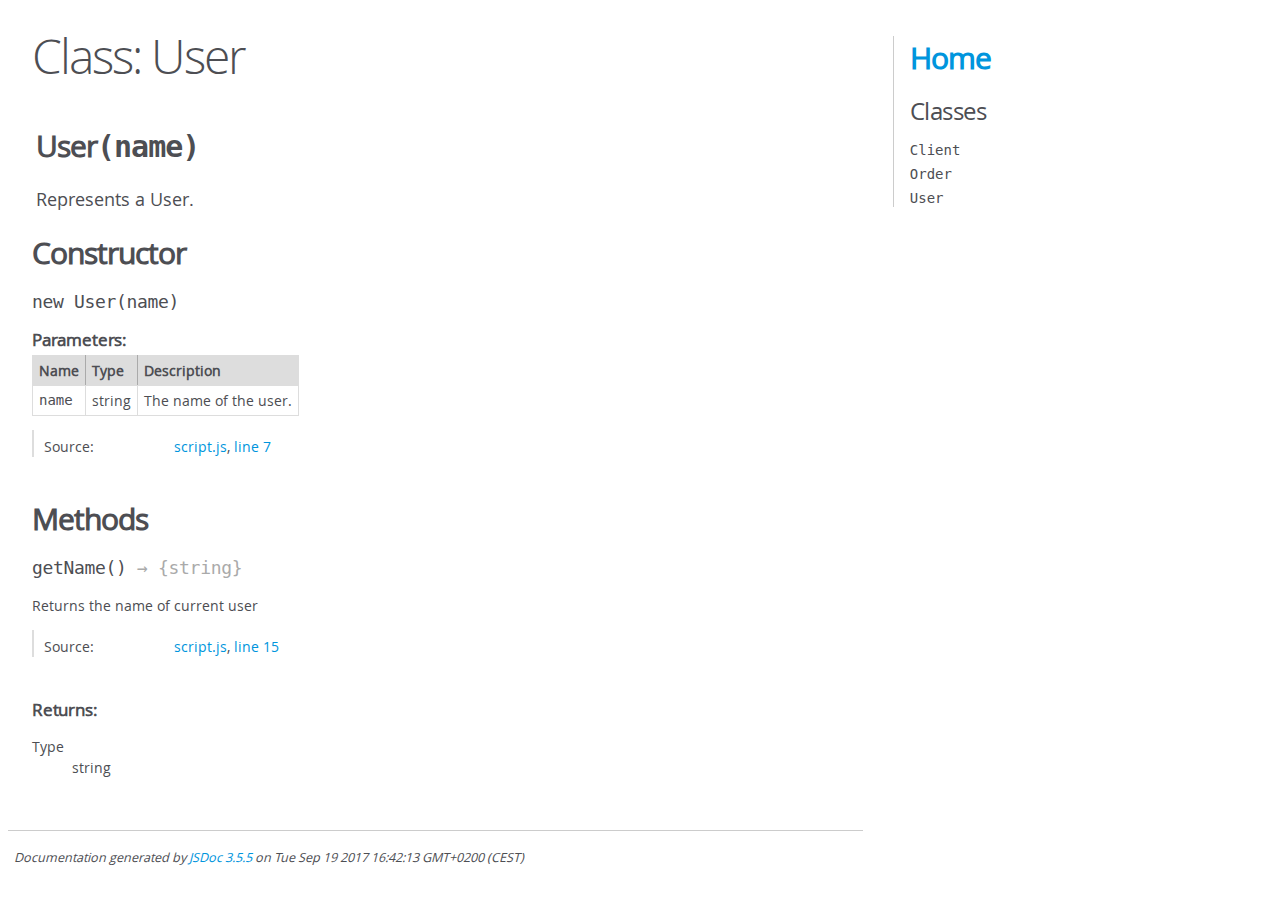
<file: supplier-chainment-oil/js/out/User.html>
<!DOCTYPE html>
<html lang="en">
<head>
    <meta charset="utf-8">
    <title>JSDoc: Class: User</title>

    <script src="scripts/prettify/prettify.js"> </script>
    <script src="scripts/prettify/lang-css.js"> </script>
    <!--[if lt IE 9]>
      <script src="//html5shiv.googlecode.com/svn/trunk/html5.js"></script>
    <![endif]-->
    <link type="text/css" rel="stylesheet" href="styles/prettify-tomorrow.css">
    <link type="text/css" rel="stylesheet" href="styles/jsdoc-default.css">
</head>

<body>

<div id="main">

    <h1 class="page-title">Class: User</h1>

    




<section>

<header>
    
        <h2><span class="attribs"><span class="type-signature"></span></span>User<span class="signature">(name)</span><span class="type-signature"></span></h2>
        
            <div class="class-description">Represents a User.</div>
        
    
</header>

<article>
    <div class="container-overview">
    
        

    
    <h2>Constructor</h2>
    

    
    <h4 class="name" id="User"><span class="type-signature"></span>new User<span class="signature">(name)</span><span class="type-signature"></span></h4>
    

    











    <h5>Parameters:</h5>
    

<table class="params">
    <thead>
    <tr>
        
        <th>Name</th>
        

        <th>Type</th>

        

        

        <th class="last">Description</th>
    </tr>
    </thead>

    <tbody>
    

        <tr>
            
                <td class="name"><code>name</code></td>
            

            <td class="type">
            
                
<span class="param-type">string</span>


            
            </td>

            

            

            <td class="description last">The name of the user.</td>
        </tr>

    
    </tbody>
</table>






<dl class="details">

    

    

    

    

    

    

    

    

    

    

    

    

    
    <dt class="tag-source">Source:</dt>
    <dd class="tag-source"><ul class="dummy"><li>
        <a href="script.js.html">script.js</a>, <a href="script.js.html#line7">line 7</a>
    </li></ul></dd>
    

    

    

    
</dl>


















    
    </div>

    

    

    

    

    

    

    

    
        <h3 class="subsection-title">Methods</h3>

        
            

    

    
    <h4 class="name" id="getName"><span class="type-signature"></span>getName<span class="signature">()</span><span class="type-signature"> &rarr; {string}</span></h4>
    

    



<div class="description">
    Returns the name of current user
</div>













<dl class="details">

    

    

    

    

    

    

    

    

    

    

    

    

    
    <dt class="tag-source">Source:</dt>
    <dd class="tag-source"><ul class="dummy"><li>
        <a href="script.js.html">script.js</a>, <a href="script.js.html#line15">line 15</a>
    </li></ul></dd>
    

    

    

    
</dl>













<h5>Returns:</h5>

        


<dl>
    <dt>
        Type
    </dt>
    <dd>
        
<span class="param-type">string</span>


    </dd>
</dl>

    





        
    

    

    
</article>

</section>




</div>

<nav>
    <h2><a href="index.html">Home</a></h2><h3>Classes</h3><ul><li><a href="Client.html">Client</a></li><li><a href="Order.html">Order</a></li><li><a href="User.html">User</a></li></ul>
</nav>

<br class="clear">

<footer>
    Documentation generated by <a href="https://github.com/jsdoc3/jsdoc">JSDoc 3.5.5</a> on Tue Sep 19 2017 16:42:13 GMT+0200 (CEST)
</footer>

<script> prettyPrint(); </script>
<script src="scripts/linenumber.js"> </script>
</body>
</html>
</file>
<file: supplier-chainment-oil/js/out/styles/prettify-tomorrow.css>
/* Tomorrow Theme */
/* Original theme - https://github.com/chriskempson/tomorrow-theme */
/* Pretty printing styles. Used with prettify.js. */
/* SPAN elements with the classes below are added by prettyprint. */
/* plain text */
.pln {
  color: #4d4d4c; }

@media screen {
  /* string content */
  .str {
    color: #718c00; }

  /* a keyword */
  .kwd {
    color: #8959a8; }

  /* a comment */
  .com {
    color: #8e908c; }

  /* a type name */
  .typ {
    color: #4271ae; }

  /* a literal value */
  .lit {
    color: #f5871f; }

  /* punctuation */
  .pun {
    color: #4d4d4c; }

  /* lisp open bracket */
  .opn {
    color: #4d4d4c; }

  /* lisp close bracket */
  .clo {
    color: #4d4d4c; }

  /* a markup tag name */
  .tag {
    color: #c82829; }

  /* a markup attribute name */
  .atn {
    color: #f5871f; }

  /* a markup attribute value */
  .atv {
    color: #3e999f; }

  /* a declaration */
  .dec {
    color: #f5871f; }

  /* a variable name */
  .var {
    color: #c82829; }

  /* a function name */
  .fun {
    color: #4271ae; } }
/* Use higher contrast and text-weight for printable form. */
@media print, projection {
  .str {
    color: #060; }

  .kwd {
    color: #006;
    font-weight: bold; }

  .com {
    color: #600;
    font-style: italic; }

  .typ {
    color: #404;
    font-weight: bold; }

  .lit {
    color: #044; }

  .pun, .opn, .clo {
    color: #440; }

  .tag {
    color: #006;
    font-weight: bold; }

  .atn {
    color: #404; }

  .atv {
    color: #060; } }
/* Style */
/*
pre.prettyprint {
  background: white;
  font-family: Consolas, Monaco, 'Andale Mono', monospace;
  font-size: 12px;
  line-height: 1.5;
  border: 1px solid #ccc;
  padding: 10px; }
*/

/* Specify class=linenums on a pre to get line numbering */
ol.linenums {
  margin-top: 0;
  margin-bottom: 0; }

/* IE indents via margin-left */
li.L0,
li.L1,
li.L2,
li.L3,
li.L4,
li.L5,
li.L6,
li.L7,
li.L8,
li.L9 {
  /* */ }

/* Alternate shading for lines */
li.L1,
li.L3,
li.L5,
li.L7,
li.L9 {
  /* */ }
</file>
<file: supplier-chainment-oil/js/out/styles/jsdoc-default.css>
@font-face {
    font-family: 'Open Sans';
    font-weight: normal;
    font-style: normal;
    src: url('../fonts/OpenSans-Regular-webfont.eot');
    src:
        local('Open Sans'),
        local('OpenSans'),
        url('../fonts/OpenSans-Regular-webfont.eot?#iefix') format('embedded-opentype'),
        url('../fonts/OpenSans-Regular-webfont.woff') format('woff'),
        url('../fonts/OpenSans-Regular-webfont.svg#open_sansregular') format('svg');
}

@font-face {
    font-family: 'Open Sans Light';
    font-weight: normal;
    font-style: normal;
    src: url('../fonts/OpenSans-Light-webfont.eot');
    src:
        local('Open Sans Light'),
        local('OpenSans Light'),
        url('../fonts/OpenSans-Light-webfont.eot?#iefix') format('embedded-opentype'),
        url('../fonts/OpenSans-Light-webfont.woff') format('woff'),
        url('../fonts/OpenSans-Light-webfont.svg#open_sanslight') format('svg');
}

html
{
    overflow: auto;
    background-color: #fff;
    font-size: 14px;
}

body
{
    font-family: 'Open Sans', sans-serif;
    line-height: 1.5;
    color: #4d4e53;
    background-color: white;
}

a, a:visited, a:active {
    color: #0095dd;
    text-decoration: none;
}

a:hover {
    text-decoration: underline;
}

header
{
    display: block;
    padding: 0px 4px;
}

tt, code, kbd, samp {
    font-family: Consolas, Monaco, 'Andale Mono', monospace;
}

.class-description {
    font-size: 130%;
    line-height: 140%;
    margin-bottom: 1em;
    margin-top: 1em;
}

.class-description:empty {
    margin: 0;
}

#main {
    float: left;
    width: 70%;
}

article dl {
    margin-bottom: 40px;
}

article img {
  max-width: 100%;
}

section
{
    display: block;
    background-color: #fff;
    padding: 12px 24px;
    border-bottom: 1px solid #ccc;
    margin-right: 30px;
}

.variation {
    display: none;
}

.signature-attributes {
    font-size: 60%;
    color: #aaa;
    font-style: italic;
    font-weight: lighter;
}

nav
{
    display: block;
    float: right;
    margin-top: 28px;
    width: 30%;
    box-sizing: border-box;
    border-left: 1px solid #ccc;
    padding-left: 16px;
}

nav ul {
    font-family: 'Lucida Grande', 'Lucida Sans Unicode', arial, sans-serif;
    font-size: 100%;
    line-height: 17px;
    padding: 0;
    margin: 0;
    list-style-type: none;
}

nav ul a, nav ul a:visited, nav ul a:active {
    font-family: Consolas, Monaco, 'Andale Mono', monospace;
    line-height: 18px;
    color: #4D4E53;
}

nav h3 {
    margin-top: 12px;
}

nav li {
    margin-top: 6px;
}

footer {
    display: block;
    padding: 6px;
    margin-top: 12px;
    font-style: italic;
    font-size: 90%;
}

h1, h2, h3, h4 {
    font-weight: 200;
    margin: 0;
}

h1
{
    font-family: 'Open Sans Light', sans-serif;
    font-size: 48px;
    letter-spacing: -2px;
    margin: 12px 24px 20px;
}

h2, h3.subsection-title
{
    font-size: 30px;
    font-weight: 700;
    letter-spacing: -1px;
    margin-bottom: 12px;
}

h3
{
    font-size: 24px;
    letter-spacing: -0.5px;
    margin-bottom: 12px;
}

h4
{
    font-size: 18px;
    letter-spacing: -0.33px;
    margin-bottom: 12px;
    color: #4d4e53;
}

h5, .container-overview .subsection-title
{
    font-size: 120%;
    font-weight: bold;
    letter-spacing: -0.01em;
    margin: 8px 0 3px 0;
}

h6
{
    font-size: 100%;
    letter-spacing: -0.01em;
    margin: 6px 0 3px 0;
    font-style: italic;
}

table
{
    border-spacing: 0;
    border: 0;
    border-collapse: collapse;
}

td, th
{
    border: 1px solid #ddd;
    margin: 0px;
    text-align: left;
    vertical-align: top;
    padding: 4px 6px;
    display: table-cell;
}

thead tr
{
    background-color: #ddd;
    font-weight: bold;
}

th { border-right: 1px solid #aaa; }
tr > th:last-child { border-right: 1px solid #ddd; }

.ancestors, .attribs { color: #999; }
.ancestors a, .attribs a
{
    color: #999 !important;
    text-decoration: none;
}

.clear
{
    clear: both;
}

.important
{
    font-weight: bold;
    color: #950B02;
}

.yes-def {
    text-indent: -1000px;
}

.type-signature {
    color: #aaa;
}

.name, .signature {
    font-family: Consolas, Monaco, 'Andale Mono', monospace;
}

.details { margin-top: 14px; border-left: 2px solid #DDD; }
.details dt { width: 120px; float: left; padding-left: 10px;  padding-top: 6px; }
.details dd { margin-left: 70px; }
.details ul { margin: 0; }
.details ul { list-style-type: none; }
.details li { margin-left: 30px; padding-top: 6px; }
.details pre.prettyprint { margin: 0 }
.details .object-value { padding-top: 0; }

.description {
    margin-bottom: 1em;
    margin-top: 1em;
}

.code-caption
{
    font-style: italic;
    font-size: 107%;
    margin: 0;
}

.prettyprint
{
    border: 1px solid #ddd;
    width: 80%;
    overflow: auto;
}

.prettyprint.source {
    width: inherit;
}

.prettyprint code
{
    font-size: 100%;
    line-height: 18px;
    display: block;
    padding: 4px 12px;
    margin: 0;
    background-color: #fff;
    color: #4D4E53;
}

.prettyprint code span.line
{
  display: inline-block;
}

.prettyprint.linenums
{
  padding-left: 70px;
  -webkit-user-select: none;
  -moz-user-select: none;
  -ms-user-select: none;
  user-select: none;
}

.prettyprint.linenums ol
{
  padding-left: 0;
}

.prettyprint.linenums li
{
  border-left: 3px #ddd solid;
}

.prettyprint.linenums li.selected,
.prettyprint.linenums li.selected *
{
  background-color: lightyellow;
}

.prettyprint.linenums li *
{
  -webkit-user-select: text;
  -moz-user-select: text;
  -ms-user-select: text;
  user-select: text;
}

.params .name, .props .name, .name code {
    color: #4D4E53;
    font-family: Consolas, Monaco, 'Andale Mono', monospace;
    font-size: 100%;
}

.params td.description > p:first-child,
.props td.description > p:first-child
{
    margin-top: 0;
    padding-top: 0;
}

.params td.description > p:last-child,
.props td.description > p:last-child
{
    margin-bottom: 0;
    padding-bottom: 0;
}

.disabled {
    color: #454545;
}
</file>
<file: supplier-chainment-oil/jquery/TouchSwipe-Jquery-Plugin-master/docs/styles/prettify.css>
.pln {
  color: #ddd;
}

/* string content */
.str {
  color: #61ce3c;
}

/* a keyword */
.kwd {
  color: #fbde2d;
}

/* a comment */
.com {
  color: #aeaeae;
}

/* a type name */
.typ {
  color: #8da6ce;
}

/* a literal value */
.lit {
  color: #fbde2d;
}

/* punctuation */
.pun {
  color: #ddd;
}

/* lisp open bracket */
.opn {
  color: #000000;
}

/* lisp close bracket */
.clo {
  color: #000000;
}

/* a markup tag name */
.tag {
  color: #8da6ce;
}

/* a markup attribute name */
.atn {
  color: #fbde2d;
}

/* a markup attribute value */
.atv {
  color: #ddd;
}

/* a declaration */
.dec {
  color: #EF5050;
}

/* a variable name */
.var {
  color: #c82829;
}

/* a function name */
.fun {
  color: #4271ae;
}

/* Specify class=linenums on a pre to get line numbering */
ol.linenums {
  margin-top: 0;
  margin-bottom: 0;
}
</file>
<file: supplier-chainment-oil/jquery/TouchSwipe-Jquery-Plugin-master/docs/styles/jsdoc.css>
@import url(https://fonts.googleapis.com/css?family=Montserrat:400,700);

* {
  box-sizing: border-box
}

html, body {
  height: 100%;
  width: 100%;
}

body {
  color: #4d4e53;
  background-color: white;
  margin: 0 auto;
  padding: 0 20px;
  font-family: 'Helvetica Neue', Helvetica, sans-serif;
  font-size: 16px;
  line-height: 160%;
}

a,
a:active {
  color: #606;
  text-decoration: none;
}

a:hover {
  text-decoration: none;
}

article a {
  border-bottom: 1px solid #ddd;
}

article a:hover, article a:active {
  border-bottom-color: #222;
}

p, ul, ol, blockquote {
  margin-bottom: 1em;
}

h1, h2, h3, h4, h5, h6 {
  font-family: 'Montserrat', sans-serif;
}

h1, h2, h3, h4, h5, h6 {
  color: #000;
  font-weight: 400;
  margin: 0;
}

h1 {
  font-weight: 300;
  font-size: 48px;
  margin: 1em 0 .5em;
}

h1.page-title {
  font-size: 48px;
  margin: 1em 30px;
}

h2 {
  font-size: 24px;
  margin: 1.5em 0 .3em;
}

h3 {
  font-size: 24px;
  margin: 1.2em 0 .3em;
}

h4 {
  font-size: 18px;
  margin: 1em 0 .2em;
  color: #4d4e53;
}

h4.name {
  color: #fff;
  background: #6d426d;
  box-shadow: 0 .25em .5em #d3d3d3;
  border-top: 1px solid #d3d3d3;
  border-bottom: 1px solid #d3d3d3;
  margin: 1.5em 0 0.5em;
  padding: .75em 0 .75em 10px;
}

h5, .container-overview .subsection-title {
  font-size: 120%;
  letter-spacing: -0.01em;
  margin: 8px 0 3px 0;
}

h6 {
  font-size: 100%;
  letter-spacing: -0.01em;
  margin: 6px 0 3px 0;
  font-style: italic;
}

tt, code, kbd, samp {
  font-family: Consolas, Monaco, 'Andale Mono', monospace;
  background: #f4f4f4;
  padding: 1px 5px;
}

.class-description {
  font-size: 130%;
  line-height: 140%;
  margin-bottom: 1em;
  margin-top: 1em;
}

.class-description:empty {
  margin: 0
}

#main {
  float: right;
  min-width: 360px;
  width: calc(100% - 240px);
}

header {
  display: block
}

section {
  display: block;
  background-color: #fff;
  padding: 0 0 0 30px;
}

.variation {
  display: none
}

.signature-attributes {
  font-size: 60%;
  color: #eee;
  font-style: italic;
  font-weight: lighter;
}

nav {
  float: left;
  display: block;
  width: 250px;
  background: #fff;
  overflow: auto;
  position: fixed;
  height: 100%;
}

nav h3 {
  margin-top: 12px;
  font-size: 13px;
  text-transform: uppercase;
  letter-spacing: 1px;
  font-weight: 700;
  line-height: 24px;
  margin: 15px 0 10px;
  padding: 0;
  color: #000;
}

nav ul {
  font-family: 'Lucida Grande', 'Lucida Sans Unicode', arial, sans-serif;
  font-size: 100%;
  line-height: 17px;
  padding: 0;
  margin: 0;
  list-style-type: none;
}

nav ul a,
nav ul a:active {
  font-family: 'Montserrat', sans-serif;
  line-height: 18px;
  padding: 0;
  display: block;
  font-size: 12px;
}

nav a:hover,
nav a:active {
  color: #606;
}

nav > ul {
  padding: 0 10px;
}

nav > ul > li > a {
  color: #606;
}

nav ul ul {
  margin-bottom: 10px
}

nav ul ul a {
  color: hsl(207, 1%, 60%);
  border-left: 1px solid hsl(207, 10%, 86%);
}

nav ul ul a,
nav ul ul a:active {
  padding-left: 20px
}

nav h2 {
   font-size: 12px;
   margin: 0;
   padding: 0;
}

nav > h2 > a {
   display: block;
   margin: 10px 0 -10px;
   color: #606 !important;
}

footer {
  color: hsl(0, 0%, 28%);
  margin-left: 250px;
  display: block;
  padding: 15px;
  font-style: italic;
  font-size: 90%;
}

.ancestors {
  color: #999
}

.ancestors a {
   color: #999 !important;
}

.clear {
  clear: both
}

.important {
  font-weight: bold;
  color: #950B02;
}

.yes-def {
  text-indent: -1000px
}

.type-signature {
  color: #CA79CA
}

.type-signature:last-child {
  color: #eee;
}

.name, .signature {
  font-family: Consolas, Monaco, 'Andale Mono', monospace
}

.signature {
    color: #fc83ff;
}

.details {
  margin-top: 6px;
  border-left: 2px solid #DDD;
  line-height: 20px;
  font-size: 14px;
}

.details dt {
   width: 120px;
   float: left;
   padding-left: 10px;
}

.details dd {
   margin-left: 70px;
   margin-top: 6px;
   margin-bottom: 6px;
}

.details ul {
   margin: 0
}

.details ul {
   list-style-type: none
}

.details pre.prettyprint {
   margin: 0
}

.details .object-value {
   padding-top: 0
}

.description {
  margin-bottom: 1em;
  margin-top: 1em;
}

.code-caption {
  font-style: italic;
  font-size: 107%;
  margin: 0;
}

.prettyprint {
  font-size: 14px;
  overflow: auto;
}

.prettyprint.source {
  width: inherit;
  line-height: 18px;
  display: block;
  background-color: #0d152a;
  color: #aeaeae;
}

.prettyprint code {
  line-height: 18px;
  display: block;
  background-color: #0d152a;
  color: #4D4E53;
}

.prettyprint > code {
  padding: 15px;
}

.prettyprint .linenums code {
  padding: 0 15px
}

.prettyprint .linenums li:first-of-type code {
  padding-top: 15px
}

.prettyprint code span.line {
  display: inline-block
}

.prettyprint.linenums {
  padding-left: 70px;
  -webkit-user-select: none;
  -moz-user-select: none;
  -ms-user-select: none;
  user-select: none;
}

.prettyprint.linenums ol {
   padding-left: 0
}

.prettyprint.linenums li {
   border-left: 3px #34446B solid;
}

.prettyprint.linenums li.selected, .prettyprint.linenums li.selected * {
   background-color: #34446B;
}

.prettyprint.linenums li * {
   -webkit-user-select: text;
   -moz-user-select: text;
   -ms-user-select: text;
   user-select: text;
}

.params, .props {
  border-spacing: 0;
  border: 1px solid #ddd;
  border-collapse: collapse;
  border-radius: 3px;
  box-shadow: 0 1px 3px rgba(0,0,0,0.1);
  width: 100%;
  font-size: 14px;
  margin: 1em 0;
}

.params .type {
  white-space: nowrap;
}

.params code {
  white-space: pre;
}

.params td, .params .name, .props .name, .name code {
   color: #4D4E53;
   font-family: Consolas, Monaco, 'Andale Mono', monospace;
   font-size: 100%;
}

.params td, .params th, .props td, .props th {
   margin: 0px;
   text-align: left;
   vertical-align: top;
   padding: 10px;
   display: table-cell;
}

.params td {
   border-top: 1px solid #eee
}

.params thead tr, .props thead tr {
   background-color: #fff;
   font-weight: bold;
}

.params .params thead tr, .props .props thead tr {
   background-color: #fff;
   font-weight: bold;
}

.params td.description > p:first-child, .props td.description > p:first-child {
   margin-top: 0;
   padding-top: 0;
}

.params td.description > p:last-child, .props td.description > p:last-child {
   margin-bottom: 0;
   padding-bottom: 0;
}

span.param-type, .params td .param-type, .param-type dd {
   color: #606;
  font-family: Consolas, Monaco, 'Andale Mono', monospace
}

.param-type dt, .param-type dd {
  display: inline-block
}

.param-type {
  margin: 14px 0;
}

.disabled {
  color: #454545
}

/* navicon button */
.navicon-button {
  display: none;
  position: relative;
  padding: 2.0625rem 1.5rem;
  transition: 0.25s;
  cursor: pointer;
  -webkit-user-select: none;
     -moz-user-select: none;
      -ms-user-select: none;
          user-select: none;
  opacity: .8;
}
.navicon-button .navicon:before, .navicon-button .navicon:after {
  transition: 0.25s;
}
.navicon-button:hover {
  transition: 0.5s;
  opacity: 1;
}
.navicon-button:hover .navicon:before, .navicon-button:hover .navicon:after {
  transition: 0.25s;
}
.navicon-button:hover .navicon:before {
  top: .825rem;
}
.navicon-button:hover .navicon:after {
  top: -.825rem;
}

/* navicon */
.navicon {
  position: relative;
  width: 2.5em;
  height: .3125rem;
  background: #000;
  transition: 0.3s;
  border-radius: 2.5rem;
}
.navicon:before, .navicon:after {
  display: block;
  content: "";
  height: .3125rem;
  width: 2.5rem;
  background: #000;
  position: absolute;
  z-index: -1;
  transition: 0.3s 0.25s;
  border-radius: 1rem;
}
.navicon:before {
  top: .625rem;
}
.navicon:after {
  top: -.625rem;
}

/* open */
.nav-trigger:checked + label:not(.steps) .navicon:before,
.nav-trigger:checked + label:not(.steps) .navicon:after {
  top: 0 !important;
}

.nav-trigger:checked + label .navicon:before,
.nav-trigger:checked + label .navicon:after {
  transition: 0.5s;
}

/* Minus */
.nav-trigger:checked + label {
  -webkit-transform: scale(0.75);
          transform: scale(0.75);
}

/* × and + */
.nav-trigger:checked + label.plus .navicon,
.nav-trigger:checked + label.x .navicon {
  background: transparent;
}

.nav-trigger:checked + label.plus .navicon:before,
.nav-trigger:checked + label.x .navicon:before {
  -webkit-transform: rotate(-45deg);
          transform: rotate(-45deg);
  background: #FFF;
}

.nav-trigger:checked + label.plus .navicon:after,
.nav-trigger:checked + label.x .navicon:after {
  -webkit-transform: rotate(45deg);
          transform: rotate(45deg);
  background: #FFF;
}

.nav-trigger:checked + label.plus {
  -webkit-transform: scale(0.75) rotate(45deg);
          transform: scale(0.75) rotate(45deg);
}

.nav-trigger:checked ~ nav {
  left: 0 !important;
}

.nav-trigger:checked ~ .overlay {
  display: block;
}

.nav-trigger {
  position: fixed;
  top: 0;
  clip: rect(0, 0, 0, 0);
}

.overlay {
  display: none;
  position: fixed;
  top: 0;
  bottom: 0;
  left: 0;
  right: 0;
  width: 100%;
  height: 100%;
  background: hsla(0, 0%, 0%, 0.5);
  z-index: 1;
}

@media only screen and (min-width: 320px) and (max-width: 680px) {
  body {
    overflow-x: hidden;
  }

  nav {
    background: #FFF;
    width: 250px;
    height: 100%;
    position: fixed;
    top: 0;
    right: 0;
    bottom: 0;
    left: -250px;
    z-index: 3;
    padding: 0 10px;
    transition: left 0.2s;
  }

  .navicon-button {
    display: inline-block;
    position: fixed;
    top: 1.5em;
    right: 0;
    z-index: 2;
  }

  #main {
    width: 100%;
    min-width: 360px;
  }

  #main h1.page-title {
    margin: 1em 0;
  }

  #main section {
    padding: 0;
  }

  footer {
    margin-left: 0;
  }
}
</file>
<file: client-chainment-oil/css/style.css>
/*################## JQUERY CUSTOMIZATION ###########*/

/*general*/
.ui-content {
    padding: 0;
}

/*menu button default*/
.ui-btn {
	border: none;
	font-size: 2.2vmax !important;
}

/*collapsible boxes options*/
.ui-btn:focus {
	box-shadow: none !important;

}

/*menu button color when active*/
.ui-btn-active { 
	background: none !important; 
	background-color: #3FB9EB !important;
}

/*on click collapsible color*/
.supplier .ui-btn-active {
	color: #2F3E46 !important; 
    background: none !important; 
    background-color: #eee !important;
	background-image: none !important;
    text-shadow: none !important; 
	font-size: inherit;
}

#bid_button_container .ui-btn-active { 
    background: #4de84a !important; 
    background-color: #4de84a !important;
	background-image: none !important;
	font-size: inherit;
}

/*history column button checkbox off color*/
.ui-checkbox-off:after {
  background-color: white !important;
}

/*history column button checkbox on color*/
.ui-checkbox label.ui-checkbox-on:after{
  background-color: #3FB9EB !important;
}

/*############## END JQUERY CUSTOMIZATION ###########*/

/*---------ALL PAGES HEADER--------------*/

.main_header {
	margin: 0;
	padding: 0;
	border: none;
}

.header_bar {
    background-color:#3FB9EB !important;
    width: 100%;
	height: 8vmax !important;
	max-height: 80px;
	border: none;
	margin: 0;
	padding: 0;
	text-align: center;
}

.app_title {
	height: 100%;
	text-align: center;
}

#cover {
	flex-direction: column;
	position: absolute;
    top: 0;
    left: 0;
    width: 100%;
    height: 100%;
    background-color: #3FB9EB;
    z-index: 10000;
    display: flex;
    align-items: center;
    justify-content: center;
}

/*---------END ALL PAGES HEADER----------*/

/*----------NAVIGATION MAENU---------------*/

.navigation_menu > ul > li > a{
	margin: 0;
	padding-bottom: 1vmax;
	font-size: 2vmax !important;
}

.navigation_menu > ul > li{
	margin: 0;
	font-size: 2vmax !important;
	border-bottom: 1px solid silver;
}

/*---------GLOBAL----------*/

.hide {
	display: none !important;
}

#global {
	height: 100%;
}

.global_top_title{
	padding: 0;
	margin: 0;
	width: 100%;
	text-align: center;
	background-color: #e9e9e9;
	border-left: 1px solid silver;
	border-bottom: 1px solid silver;
}

.global_top_title > h5 {
	padding: 0;
	margin: 0;
	font-size: 2.2vmax;
}

.supplier_container {
    width: 100%;
    margin: 0;
    padding: 0;
    height: auto;
}

.supplier {
	width: 100%;
	border-bottom: 1px solid silver;
}

.supplier_logo_container {
    margin: 0;
    padding: 0;
	text-align: center;
}

.supplier_logo {
    width: inherit;
	text-align: center;
	padding-top: 8%;
	width: inherit;
}

.price_container {
	width: 100%;
    margin: 0;
	padding: 0;
}

.price_container .price {
	width: inherit;
	text-align: center;
}

.price > p {
	margin: 0;
    font-size: 3.5vmax;
	padding: 0;
}
	
.trend_container {
	width: inherit;
	text-align: center;
}

.trend {
	margin-left: 24%;
}

.trend_arrow {
    margin: 0;
	padding: 0;
	padding-left: 1vmax;
}

.trend > p {
	margin: 0;
	font-size: 2.2vmax;
}

.trend_arrow > p {
	margin: 0;
	font-size: 2.2vmax;
}

.green {
	color: rgba(84, 239, 42, 1)
}

.red {
	color: rgba(255, 0 , 0, 1);
}

.supplier_orders {
	width: inherit;
    text-align: center;
}

.supplier_orders > p {
    font-size: 1.8vmax;
    margin: 0;
    padding: 0;
}

.supplier_history {
    padding: 0;
    margin: 0;
	width: 100%;
    font-size: 1.9vmax;
	column-width: 1px;
}

.supplier_history > tbody > tr {
	border: 1px solid silver;
	border-bottom: none;
}

.supplier_history > tbody > tr:last-child {
	border-bottom: 1px solid silver;
}

.supplier_history > tbody > tr:nth-child(odd) {
    background: #e9e9e9;
}

/*---------END GLOBAL-----------*/

/*---------MY FUEL------------------*/

#my_fuel {
	height: 100%;
}

.middle_title_bar {
	background-color:#e9e9e9;
	width: 100%;
	text-align: center;
	border-bottom: 1px solid silver;
}

.middle_title_bar > div {
	width: 100% !important;
}

.middle_title_bar > div > h4 {
	margin: 0;
	padding: 0;
	font-style: italic;
	font-size: 2.4vmax;
}

.panel {
	text-align: center;
	height: 7vmax;
	padding: 0;
	margin: 0;
}

.collapsible-stat {
	border-top: 1px solid silver;
	margin: 0;
}

.collapsible-stat:last-child {
	border-bottom: 1px solid silver;
}

.spec_title{
	padding: 0;
	margin: 0;
	width: 100% !important;
	text-align: center;
	border-right: 1px solid silver;
}

.spec_title > h5 {
	padding: 1px;
	background-color:#e9e9e9;
	margin: 0;
	font-size: 2.3vmax;
	border-bottom: 1px solid silver;
}

.spec_title-right {
	padding: 0;
	margin: 0;
	width: 100% !important;
	text-align: center;
	border-right: 1px solid silver;
}

.spec_title-right > h5 {
	padding: 1px;
	background-color:#e9e9e9;
	margin: 0;
	font-size: 2.4vmax;
	border-bottom: 1px solid silver;
}

.quantity {
	font-size: 3vmax;
	border-right: 1px solid silver;
	border-bottom: 1px solid silver;
	font-style: oblique;
	text-align: center;
	margin: 0;
	padding: 0;
	
}

#tank_status {
	height: 100% !important;
}

#stock_visualizer {
	width: 100%;
	height: 100%;
	max-height: 500px !important;
	padding: 0;
	margin: 0;
	border-bottom: none;
	border-left: none;
}

#stock-chart {
	width: 100% !important;
	height: 80% !important;
	max-width: 270px;
	max-height: 270px;
}

#week-visualizer {
	width: inherit;
	padding-left: 1%;
	border-top: 1px solid silver;
}

#month-visualizer {
	width: inherit;
	padding-left: 2%;
	border-top: 1px solid silver;
}
/*---------END MY FUEL--------------*/

/*---------HISTORY--------------*/

#history {
	height: auto;
}

#orders_history {
	width: 100%;
}

#orders_history > thead > tr > th {
	border-left: 1px solid silver;
	padding-right: 1% !important;
}

#orders_history > thead > tr > th:first-child {
	border:none;
}

#orders_history > thead > tr > th {
	margin: 0;
	padding: 0;
	font-size: 2.3vmax;
    text-align: center !important;
}

#orders_history > tbody > tr {
	margin: 0;
	padding: 0;
	border: 1px solid silver;
	font-size: 1.8vmax;
}

#orders_history > tbody > tr:nth-child(odd) {
    background: #e9e9e9;
}

#orders_history > tbody > tr > td {
	border: 1px solid silver;
	text-align: center !important;
}

#orders_history > tbody > tr {
	border-left: none;
	border-right: none;
	text-align: center !important;
}

#orders_history > tbody > tr > td:first-child {
	border: none;
}

#orders_history > tbody > tr > td:last-child {
	border: none;
}

/*---------END HISTORY----------*/

/*---------ALL PAGES FOOTER-------------*/

.footer_container {
    padding: 0;
    margin: 0;
    background-color: #3FB9EB !important;
	border: none;
	border-top: 1px solid silver;
    width: 100%;
	
}

#bid_button_container {
	padding: 0;
    margin: 0;
	border: none;
	border-top: 1px solid silver !important;
	background-color: rgba(84, 239, 42, 1);
    width: 100%;
	min-height: 8vmax;
	max-height: 80px;
}

#bid_button {
    margin: 0;
	padding: 0;
	position: relative;
	bottom: -10px;
    background-color: transparent;
	height: 100%;
    width: 100%;
    color: whitesmoke;
    text-shadow: .2px .5px black;
    font-size: 3.5vmax !important;
}


#liters_popup {
	position: fixed;
	right: 12%;
	width: 75%;
	top: 25%;
	background-color: #e9e9e9;
}

#liters_popup > form > div{
	text-align: center;
	width: 80%;
	padding-left: 10%;
}

#liters_popup > form > div > h3 {
	margin: 0;
	margin-top: 5%;
	font-size: 3.5vmax;
	font-style: italic;
}

#input_liters {
	width: 100% !important;
	border: 1px solid silver;
}

input[type="number"] {
	font-size: 3vmax;
	min-height: 7vmax;
}

input[type="submit"] {
	margin: 2vmax;
	padding: 4%;
	font-size: 4vmax;
}

#myPopupDialog {
	padding: 0;
	padding: 1%;
	text-align: center;
	background-color: #eee;
}

#back-btn {
	border: 1px solid silver;
	border-radius: 7px;
	background-color: #333;
	color: #fff;
	text-shadow: none;
}

.confirm-order {
	
}

.reject-order {
	
}

/*---------END ALL PAGES FOOTER----------*/

#stat-chart-container {
	width: 100%;
}
</file>
